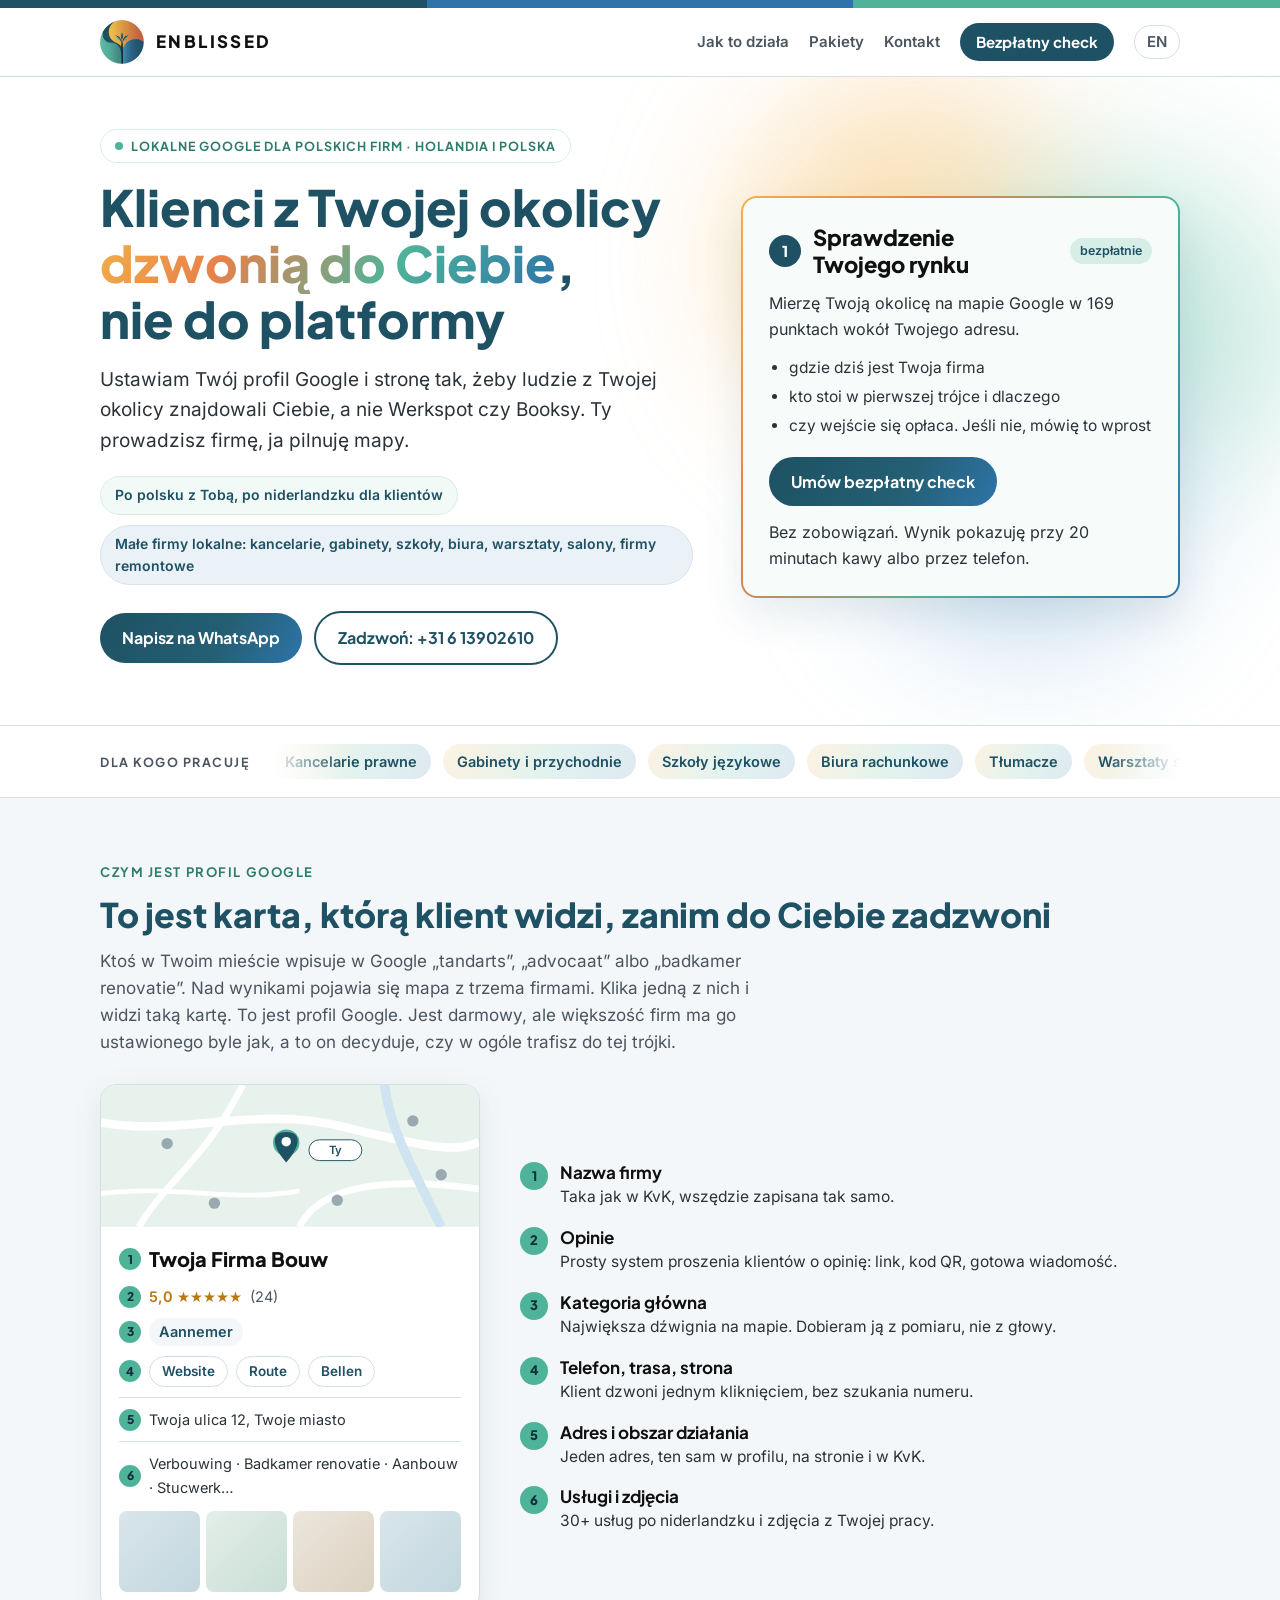
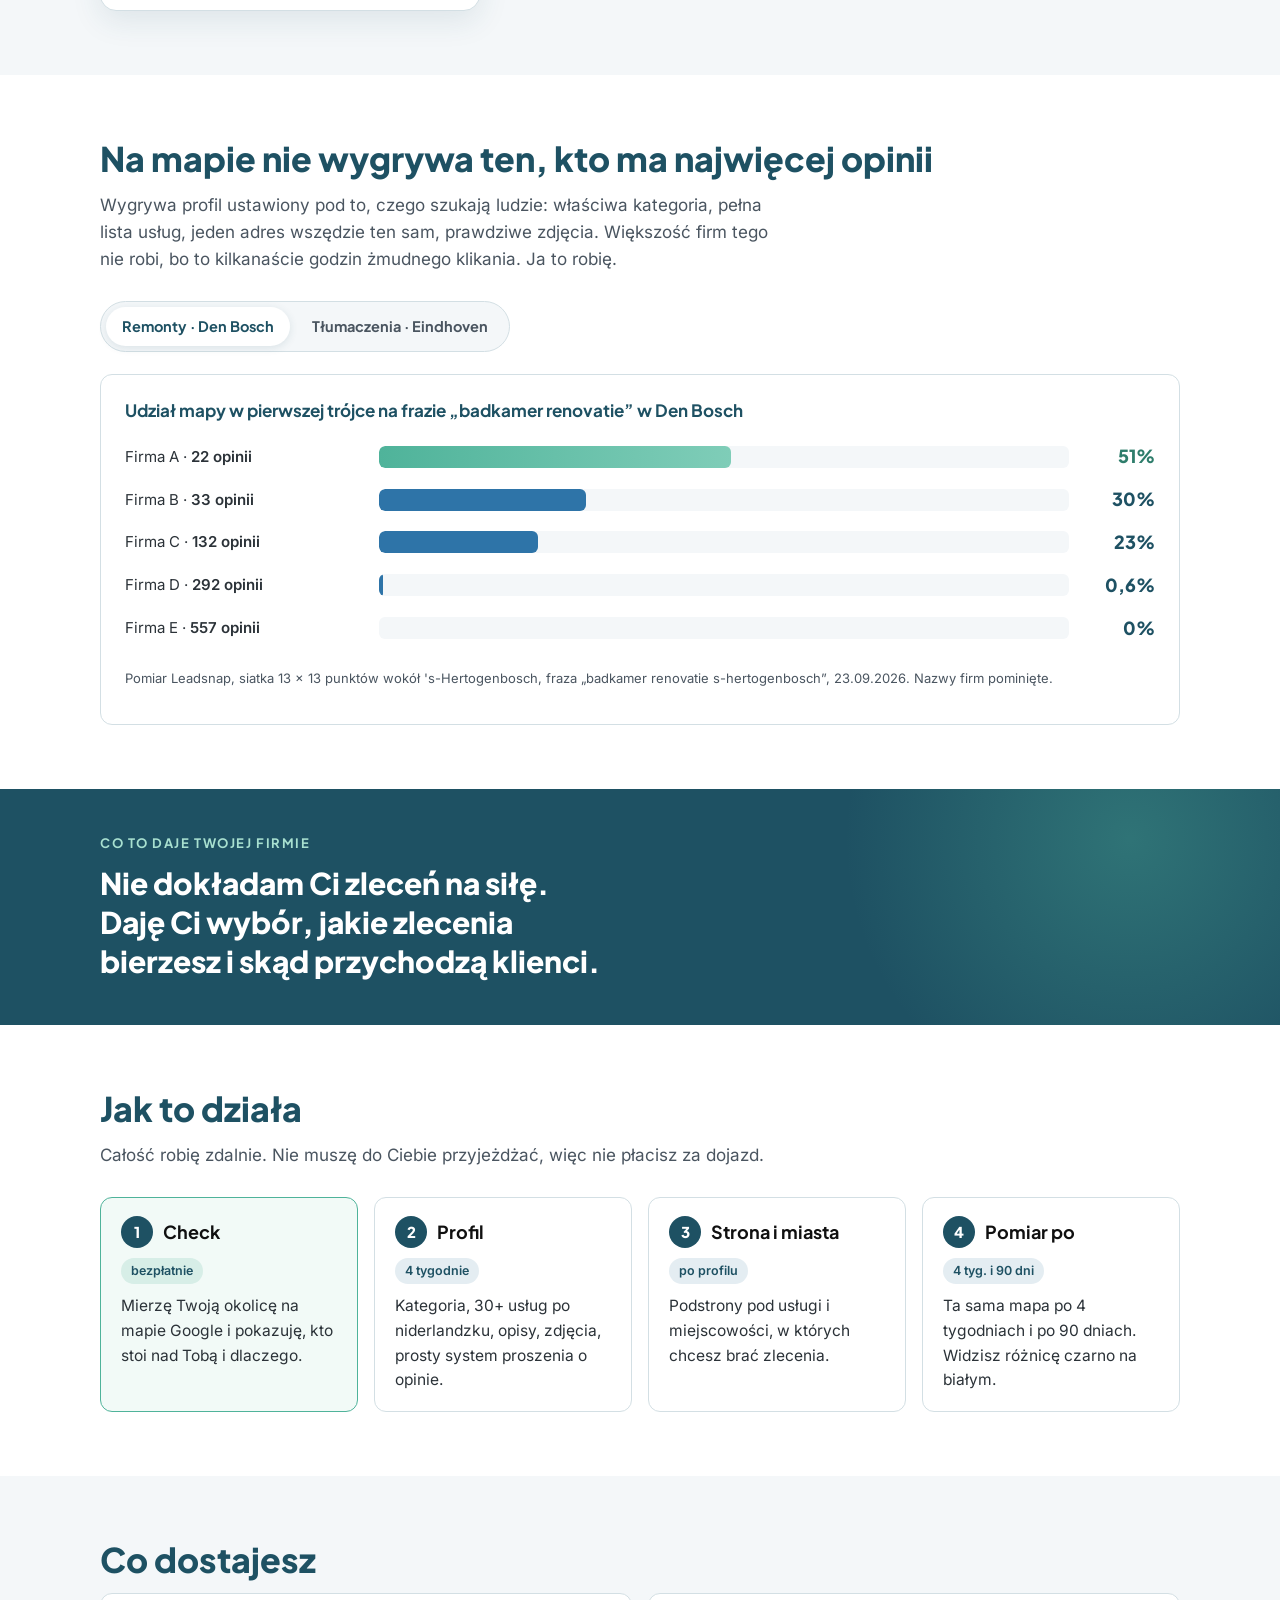
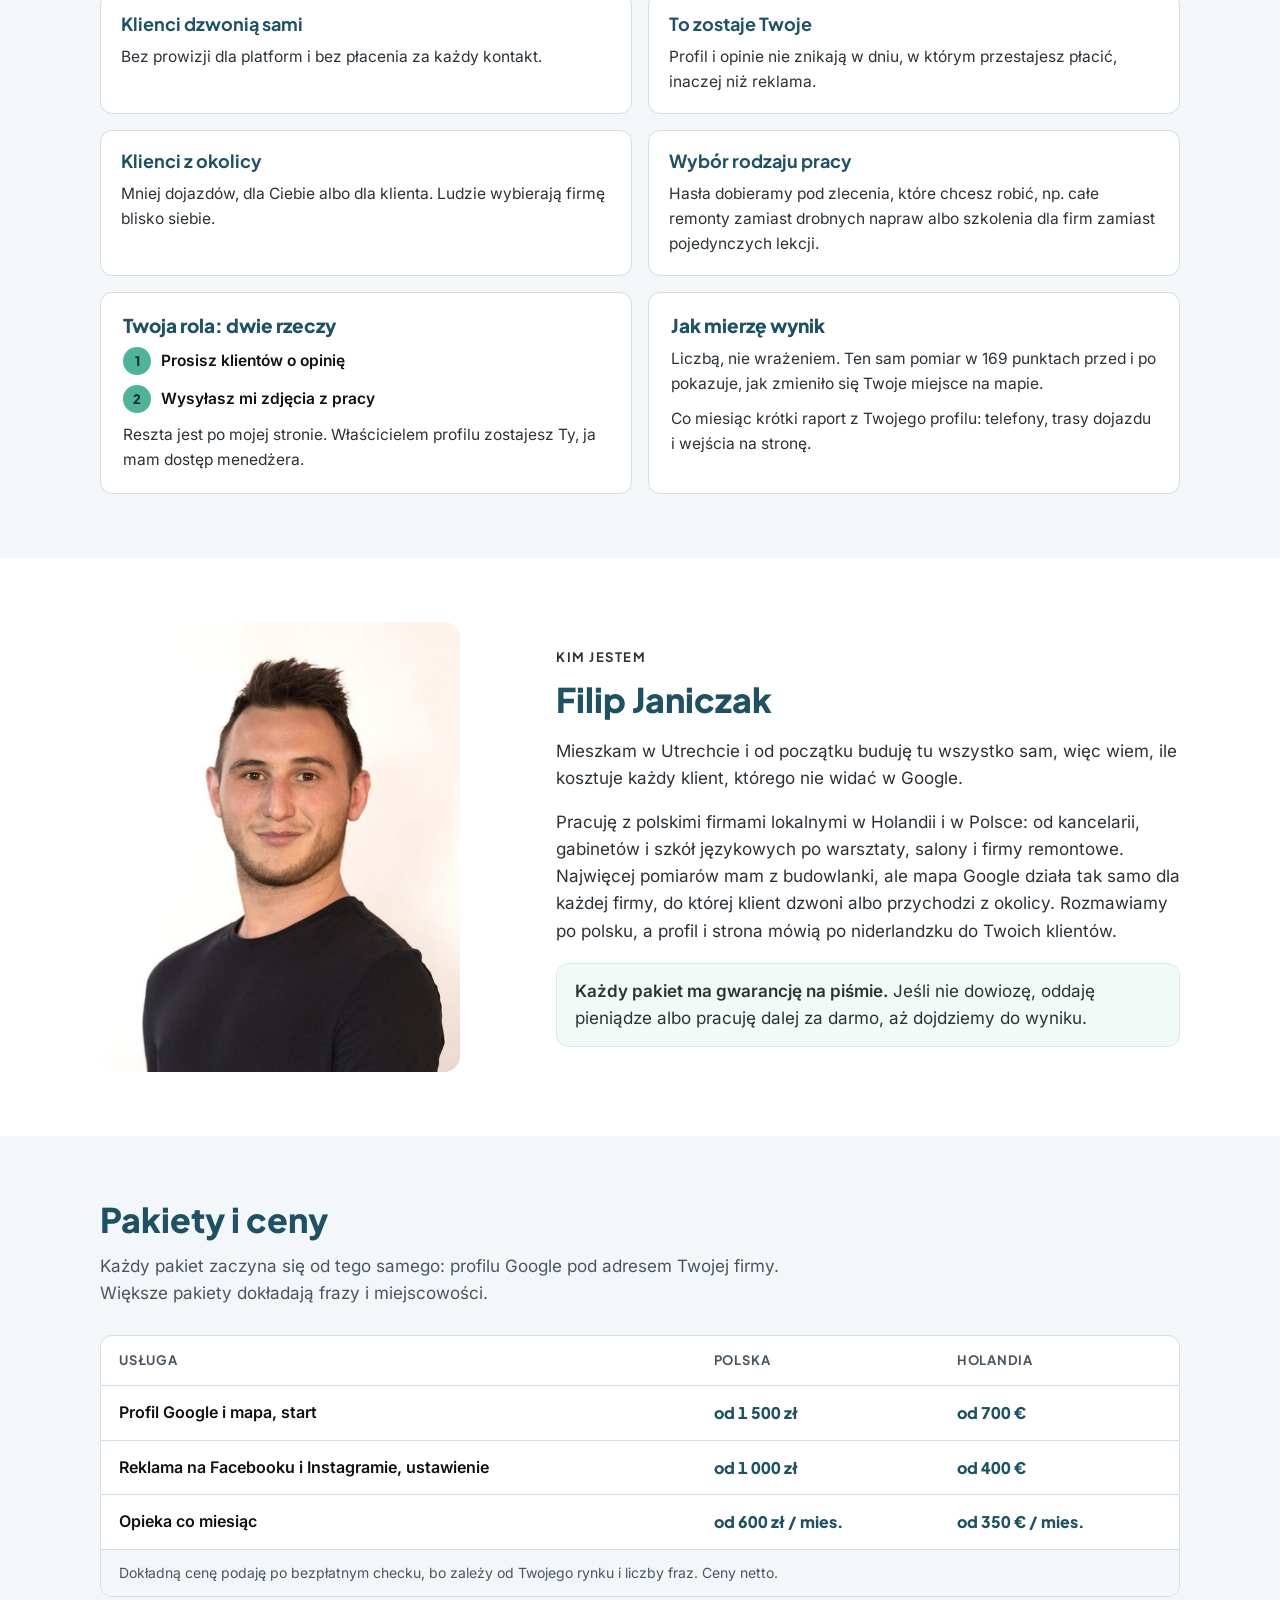
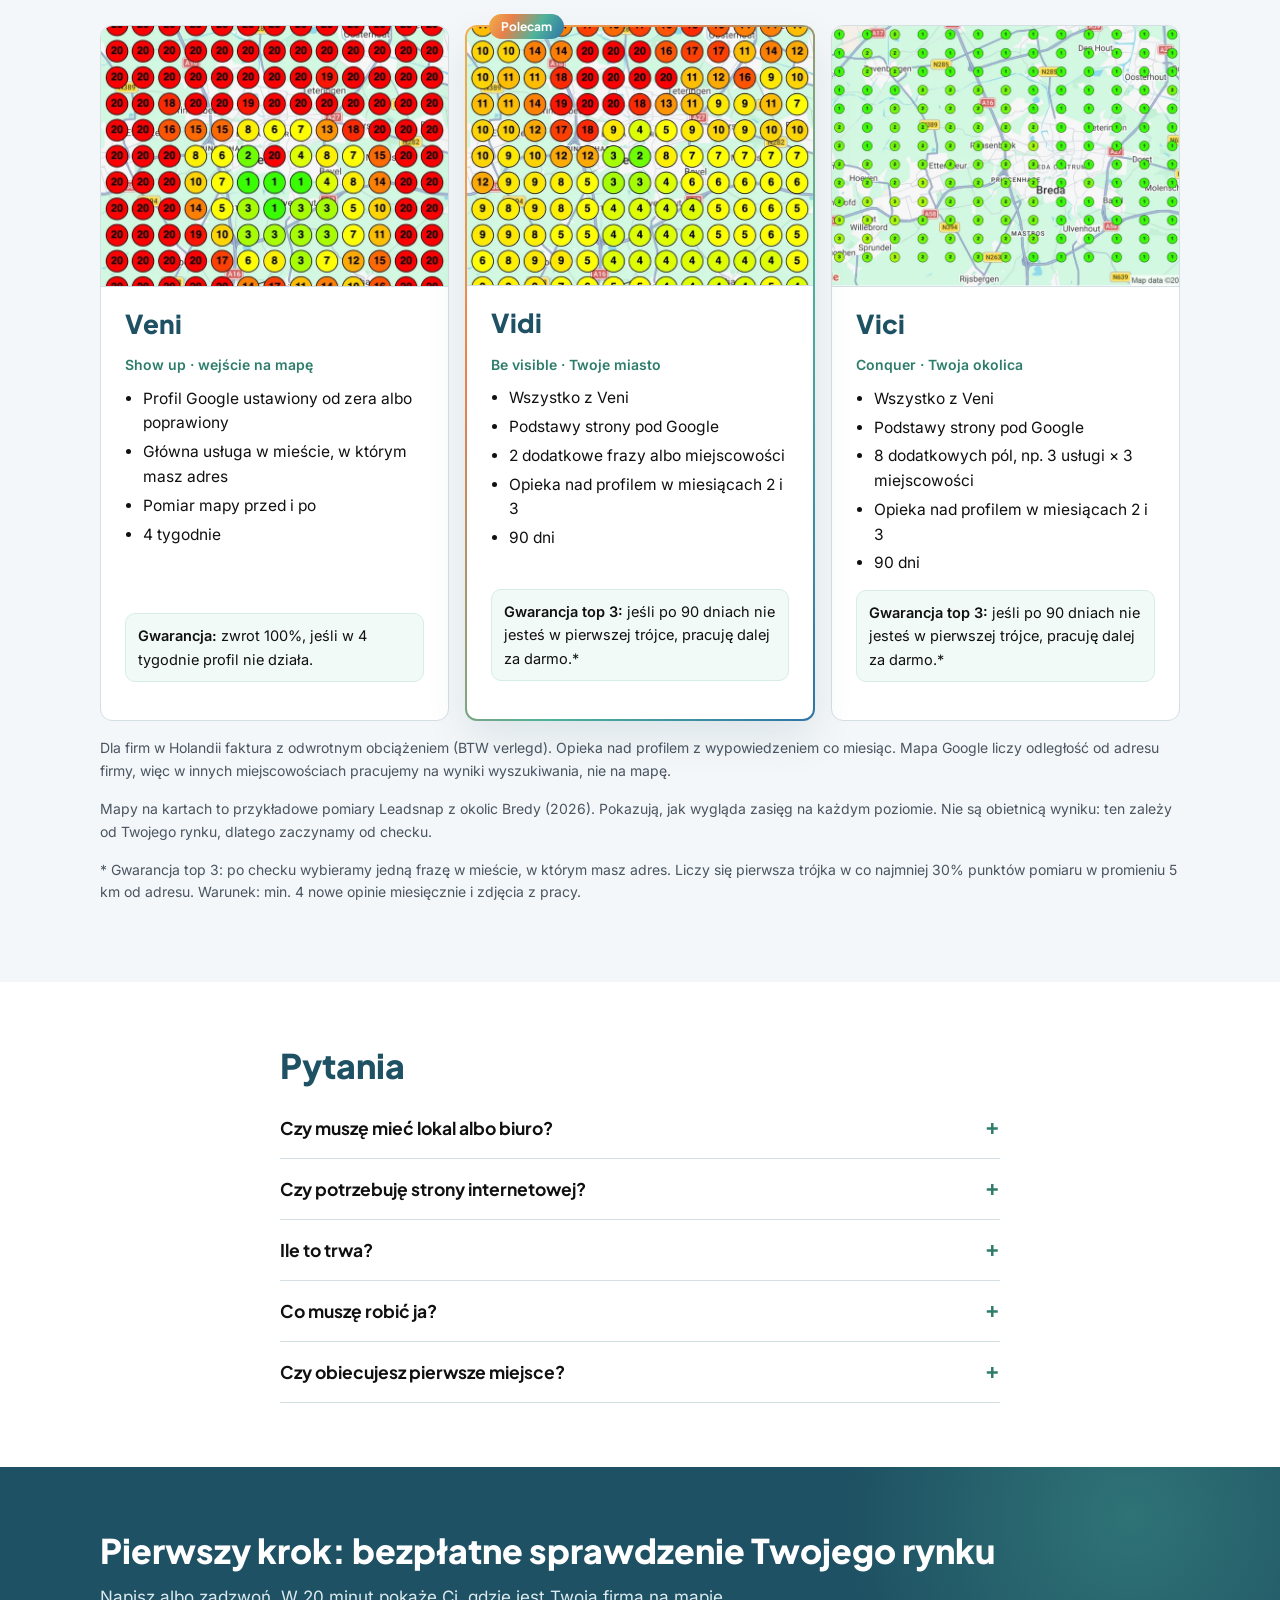
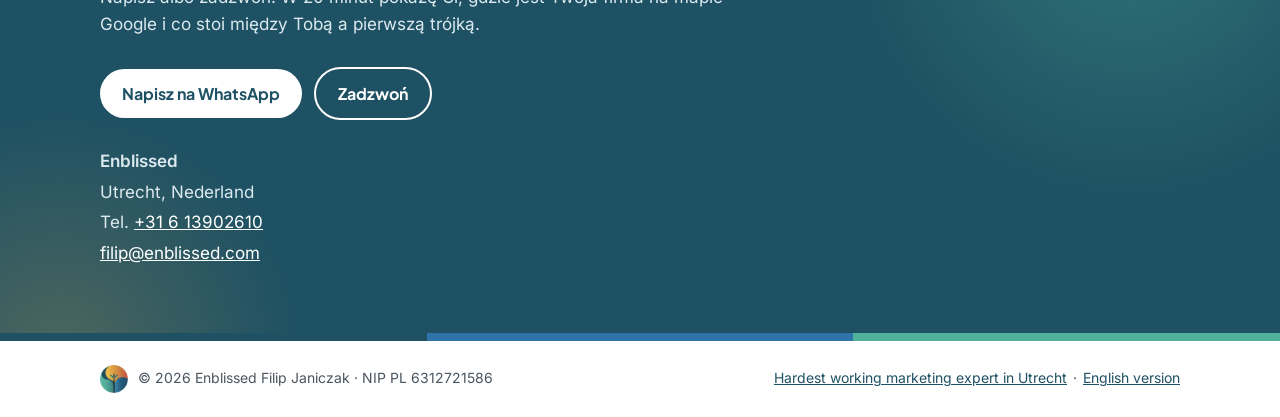
<file: index.html>
<!doctype html>
<html lang="pl">
<head>
<meta charset="utf-8">
<meta name="viewport" content="width=device-width, initial-scale=1">
<title>Lokalne SEO Utrecht | Enblissed | szukasz kogoś, kto ustawi Twoją firmę w Google Maps? Profil Google i strona dla polskich firm lokalnych w Holandii i w Polsce: kancelarie, gabinety, szkoły, warsztaty, salony, firmy remontowe</title>
<meta name="description" content="Klienci z Twojej okolicy dzwonią do Ciebie, nie do platformy. Ustawiam profil Google i stronę polskich firm lokalnych w Holandii i w Polsce, od kancelarii i gabinetów po warsztaty i firmy remontowe. Bezpłatny check Twojego rynku. Cała Holandia, zdalnie.">
<link rel="canonical" href="https://enblissed.com/">
<link rel="alternate" hreflang="pl" href="https://enblissed.com/">
<link rel="alternate" hreflang="en" href="https://enblissed.com/en/">
<link rel="alternate" hreflang="x-default" href="https://enblissed.com/">
<link rel="icon" href="/favicon.ico" sizes="any">
<link rel="icon" href="/img/favicon-96.png" type="image/png" sizes="96x96">
<link rel="icon" href="/img/favicon-192.png" type="image/png" sizes="192x192">
<link rel="apple-touch-icon" href="/img/apple-touch-icon.png">
<link rel="preload" href="/fonts/plus-jakarta-sans-latin-800-normal.woff2" as="font" type="font/woff2" crossorigin>
<link rel="preload" href="/fonts/inter-latin-400-normal.woff2" as="font" type="font/woff2" crossorigin>
<link rel="stylesheet" href="/styles.css">
<meta property="og:title" content="Enblissed · Klienci z okolicy dzwonią do Ciebie, nie do platformy">
<meta property="og:description" content="Profil Google i strona dla polskich firm lokalnych w Holandii i w Polsce. Bezpłatny check Twojego rynku.">
<meta property="og:url" content="https://enblissed.com/">
<meta property="og:type" content="website">
<meta property="og:image" content="https://enblissed.com/img/logo.webp">
<script type="application/ld+json">
{
  "@context": "https://schema.org",
  "@type": "ProfessionalService",
  "name": "Enblissed",
  "url": "https://enblissed.com/",
  "logo": "https://enblissed.com/img/logo.webp",
  "telephone": "+31613902610",
  "email": "filip@enblissed.com",
  "address": {"@type": "PostalAddress", "addressLocality": "Utrecht", "addressCountry": "NL"},
  "areaServed": {"@type": "Country", "name": "Nederland"},
  "priceRange": "od 600 zł / od 350 €",
  "founder": {"@type": "Person", "name": "Filip Janiczak"},
  "knowsLanguage": ["pl","en","nl"],
  "description": "Lokalne SEO i profil Google dla polskich firm lokalnych w Holandii i w Polsce: kancelarie, gabinety, szkoły, biura, warsztaty, salony, firmy remontowe."
}
</script>
<script type="application/ld+json">
{
  "@context": "https://schema.org",
  "@type": "FAQPage",
  "mainEntity": [
    {"@type":"Question","name":"Czy muszę mieć lokal albo biuro?","acceptedAnswer":{"@type":"Answer","text":"Nie. Profil Google działa też bez lokalu, z ukrytym adresem. Wystarczy jeden adres, pod którym działasz, podawany wszędzie tak samo."}},
    {"@type":"Question","name":"Czy potrzebuję strony internetowej?","acceptedAnswer":{"@type":"Answer","text":"Do pakietu Veni nie. Przy Vidi i Vici podstrony pod frazy i miejscowości trafiają na Twoją stronę albo na stronę od partnera."}},
    {"@type":"Question","name":"Ile to trwa?","acceptedAnswer":{"@type":"Answer","text":"Profil stoi po 4 tygodniach i wtedy widać pierwszy ruch na mapie. Miejsce w pierwszej trójce trzyma się zwykle po około 3 miesiącach pracy."}},
    {"@type":"Question","name":"Co muszę robić ja?","acceptedAnswer":{"@type":"Answer","text":"Dwie rzeczy: prosić klientów o opinię i wysyłać zdjęcia z pracy. Resztę robię ja."}},
    {"@type":"Question","name":"Czy obiecujesz pierwsze miejsce?","acceptedAnswer":{"@type":"Answer","text":"Nie. Przy Vidi i Vici gwarantuję top 3 na jednej frazie w mieście, w którym masz adres: w co najmniej 30% punktów pomiaru w promieniu 5 km po 90 dniach. Jeśli nie dojdziemy, pracuję dalej za darmo."}}
  ]
}
</script>
</head>
<body>

<div class="stripe" aria-hidden="true"><span></span><span></span><span></span></div>
<header class="top">
  <div class="wrap">
    <a class="brand" href="/"><img src="/img/sygnet.webp" alt="" width="44" height="44"><span>ENBLISSED</span></a>
    <nav aria-label="Menu">
      <a class="hide-m" href="#jak">Jak to działa</a>
      <a class="hide-m" href="#pakiety">Pakiety</a>
      <a class="hide-m" href="#kontakt">Kontakt</a>
      <a class="nav-cta" href="/book-free-consultation/">Bezpłatny check</a>
      <a class="lang" href="/en/" hreflang="en" lang="en">EN</a>
    </nav>
  </div>
</header>

<main>
<section class="hero">
  <div class="glow" aria-hidden="true"><span></span><span></span><span></span></div>
  <div class="wrap">
    <div>
      <p class="badge">Lokalne Google dla polskich firm · Holandia i Polska</p>
      <h1>Klienci z Twojej okolicy <span class="grad-text">dzwonią do Ciebie</span>, nie do platformy</h1>
      <p class="lede">Ustawiam Twój profil Google i stronę tak, żeby ludzie z Twojej okolicy znajdowali Ciebie, a nie Werkspot czy Booksy. Ty prowadzisz firmę, ja pilnuję mapy.</p>
      <ul class="chips">
        <li>Po polsku z Tobą, po niderlandzku dla klientów</li>
        <li>Małe firmy lokalne: kancelarie, gabinety, szkoły, biura, warsztaty, salony, firmy remontowe</li>
      </ul>
      <div class="cta">
        <a class="btn btn-main" href="https://wa.me/31613902610?text=Dzie%C5%84%20dobry%2C%20chc%C4%99%20sprawdzi%C4%87%2C%20jak%20moja%20firma%20wygl%C4%85da%20na%20mapie%20Google">Napisz na WhatsApp</a>
        <a class="btn btn-alt" href="tel:+31613902610">Zadzwoń: +31 6 13902610</a>
      </div>
    </div>

    <aside class="check reveal d2" aria-labelledby="check-tytul">
      <div class="row">
        <span class="num" aria-hidden="true">1</span>
        <h2 id="check-tytul">Sprawdzenie Twojego rynku</h2>
        <span class="pill free">bezpłatnie</span>
      </div>
      <p>Mierzę Twoją okolicę na mapie Google w 169 punktach wokół Twojego adresu.</p>
      <ul>
        <li>gdzie dziś jest Twoja firma</li>
        <li>kto stoi w pierwszej trójce i dlaczego</li>
        <li>czy wejście się opłaca. Jeśli nie, mówię to wprost</li>
      </ul>
      <a class="btn btn-main" href="/book-free-consultation/">Umów bezpłatny check</a>
      <p class="small">Bez zobowiązań. Wynik pokazuję przy 20 minutach kawy albo przez telefon.</p>
    </aside>
  </div>
</section>

<div class="trades">
  <div class="wrap">
    <span class="lbl">Dla kogo pracuję</span>
    <div class="marquee"><ul><li>Kancelarie prawne</li><li>Gabinety i przychodnie</li><li>Szkoły językowe</li><li>Biura rachunkowe</li><li>Tłumacze</li><li>Warsztaty samochodowe</li><li>Salony beauty</li><li>Firmy remontowe</li><li>Biura nieruchomości</li><li>Szkoły jazdy</li><li>Sklepy i restauracje</li><li aria-hidden="true">Kancelarie prawne</li><li aria-hidden="true">Gabinety i przychodnie</li><li aria-hidden="true">Szkoły językowe</li><li aria-hidden="true">Biura rachunkowe</li><li aria-hidden="true">Tłumacze</li><li aria-hidden="true">Warsztaty samochodowe</li><li aria-hidden="true">Salony beauty</li><li aria-hidden="true">Firmy remontowe</li><li aria-hidden="true">Biura nieruchomości</li><li aria-hidden="true">Szkoły jazdy</li><li aria-hidden="true">Sklepy i restauracje</li></ul></div>
  </div>
</div>

<section id="profil" class="alt">
  <div class="wrap">
    <p class="eyebrow">Czym jest profil Google</p>
    <h2>To jest karta, którą klient widzi, zanim do Ciebie zadzwoni</h2>
    <p class="sub">Ktoś w Twoim mieście wpisuje w Google „tandarts”, „advocaat” albo „badkamer renovatie”. Nad wynikami pojawia się mapa z trzema firmami. Klika jedną z nich i widzi taką kartę. To jest profil Google. Jest darmowy, ale większość firm ma go ustawionego byle jak, a to on decyduje, czy w ogóle trafisz do tej trójki.</p>
    <div class="pm">
      <div class="pm-card reveal" aria-hidden="true">
        <svg class="pm-map" viewBox="0 0 400 150" role="img" aria-label="Przykładowa mapa: Twoja firma wyróżniona wśród konkurencji">
            <rect width="400" height="150" fill="#E7F2EC"/>
            <path d="M0 40 C90 55 160 20 260 45 S380 70 400 60" stroke="#fff" stroke-width="9" fill="none"/>
            <path d="M40 150 C70 100 110 80 150 0" stroke="#fff" stroke-width="7" fill="none"/>
            <path d="M210 150 C230 110 290 95 400 110" stroke="#fff" stroke-width="7" fill="none"/>
            <path d="M0 115 C80 105 140 125 210 112" stroke="#fff" stroke-width="5" fill="none"/>
            <path d="M300 0 C305 40 320 70 360 150" stroke="#CFE3F0" stroke-width="10" fill="none"/>
            <g fill="#9AA9B1"><circle cx="70" cy="62" r="6"/><circle cx="330" cy="38" r="6"/><circle cx="250" cy="122" r="6"/><circle cx="120" cy="125" r="6"/><circle cx="360" cy="95" r="6"/></g>
            <circle class="pm-pulse" cx="196" cy="61" r="14" fill="#4FB39A"/>
            <g transform="translate(196 52)"><path d="M0 26 C-14 10 -14 -2 0 -2 C14 -2 14 10 0 26Z" transform="translate(0 0) scale(1.15)" fill="#1E5163"/><circle cx="0" cy="8" r="5" fill="#fff"/></g>
            <rect x="220" y="58" width="56" height="22" rx="11" fill="#fff" stroke="#1E5163"/>
            <text x="248" y="73" text-anchor="middle" font-family="Inter, sans-serif" font-size="12" font-weight="600" fill="#1E5163">Ty</text>
          </svg>
        <div class="pm-body">
          <div class="pm-name"><span class="tag-n">1</span>Twoja Firma Bouw</div>
          <div class="pm-row"><span class="tag-n">2</span><span class="pm-stars">5,0 ★★★★★</span><span class="pm-mute">(24)</span></div>
          <div class="pm-row"><span class="tag-n">3</span><span class="pm-cat">Aannemer</span></div>
          <div class="pm-btns"><span class="tag-n">4</span><span>Website</span><span>Route</span><span>Bellen</span></div>
          <div class="pm-row pm-line"><span class="tag-n">5</span><span>Twoja ulica 12, Twoje miasto</span></div>
          <div class="pm-row pm-line"><span class="tag-n">6</span><span>Verbouwing · Badkamer renovatie · Aanbouw · Stucwerk…</span></div>
          <div class="pm-photos"><span></span><span></span><span></span><span></span></div>
        </div>
      </div>
      <ol class="pm-legend reveal d2">
        <li><span class="tag-n">1</span><div><h3>Nazwa firmy</h3><p>Taka jak w KvK, wszędzie zapisana tak samo.</p></div></li>
        <li><span class="tag-n">2</span><div><h3>Opinie</h3><p>Prosty system proszenia klientów o opinię: link, kod QR, gotowa wiadomość.</p></div></li>
        <li><span class="tag-n">3</span><div><h3>Kategoria główna</h3><p>Największa dźwignia na mapie. Dobieram ją z pomiaru, nie z głowy.</p></div></li>
        <li><span class="tag-n">4</span><div><h3>Telefon, trasa, strona</h3><p>Klient dzwoni jednym kliknięciem, bez szukania numeru.</p></div></li>
        <li><span class="tag-n">5</span><div><h3>Adres i obszar działania</h3><p>Jeden adres, ten sam w profilu, na stronie i w KvK.</p></div></li>
        <li><span class="tag-n">6</span><div><h3>Usługi i zdjęcia</h3><p>30+ usług po niderlandzku i zdjęcia z Twojej pracy.</p></div></li>
      </ol>
    </div>
  </div>
</section>

<section>
  <div class="wrap">
    <h2>Na mapie nie wygrywa ten, kto ma najwięcej opinii</h2>
    <p class="sub">Wygrywa profil ustawiony pod to, czego szukają ludzie: właściwa kategoria, pełna lista usług, jeden adres wszędzie ten sam, prawdziwe zdjęcia. Większość firm tego nie robi, bo to kilkanaście godzin żmudnego klikania. Ja to robię.</p>
    <div class="chart" data-tabs>
      <div class="tabs" role="tablist" aria-label="Przykłady z pomiarów">
        <button type="button" role="tab" id="t-rem" aria-controls="p-rem" aria-selected="true">Remonty · Den Bosch</button>
        <button type="button" role="tab" id="t-tlu" aria-controls="p-tlu" aria-selected="false">Tłumaczenia · Eindhoven</button>
      </div>
      <figure class="bars" id="p-rem" role="tabpanel" aria-labelledby="t-rem">
        <figcaption>Udział mapy w pierwszej trójce na frazie „badkamer renovatie” w Den Bosch</figcaption>
        <div class="bar win"><span class="who">Firma A · <strong>22 opinii</strong></span><span class="track"><span class="fill" style="width:51%"></span></span><span class="val">51%</span></div>
        <div class="bar"><span class="who">Firma B · <strong>33 opinii</strong></span><span class="track"><span class="fill" style="width:30%"></span></span><span class="val">30%</span></div>
        <div class="bar"><span class="who">Firma C · <strong>132 opinii</strong></span><span class="track"><span class="fill" style="width:23%"></span></span><span class="val">23%</span></div>
        <div class="bar"><span class="who">Firma D · <strong>292 opinii</strong></span><span class="track"><span class="fill" style="width:0.6%"></span></span><span class="val">0,6%</span></div>
        <div class="bar"><span class="who">Firma E · <strong>557 opinii</strong></span><span class="track"><span class="fill" style="width:0%"></span></span><span class="val">0%</span></div>
        <p class="source">Pomiar Leadsnap, siatka 13 × 13 punktów wokół 's-Hertogenbosch, fraza „badkamer renovatie s-hertogenbosch”, 23.09.2026. Nazwy firm pominięte.</p>
      </figure>
      <figure class="bars" id="p-tlu" role="tabpanel" aria-labelledby="t-tlu" hidden>
        <figcaption>Udział mapy w pierwszej trójce na frazie „vertaler Pools” w Eindhoven</figcaption>
        <div class="bar win"><span class="who">Firma A · <strong>7 opinii</strong></span><span class="track"><span class="fill" style="width:96%"></span></span><span class="val">96%</span></div>
        <div class="bar"><span class="who">Firma B · <strong>72 opinie</strong></span><span class="track"><span class="fill" style="width:74%"></span></span><span class="val">74%</span></div>
        <div class="bar"><span class="who">Firma C · <strong>15 opinii</strong></span><span class="track"><span class="fill" style="width:30%"></span></span><span class="val">30%</span></div>
        <div class="bar"><span class="who">Firma D · <strong>62 opinie</strong></span><span class="track"><span class="fill" style="width:27%"></span></span><span class="val">27%</span></div>
        <div class="bar"><span class="who">Firma E · <strong>77 opinii</strong></span><span class="track"><span class="fill" style="width:18%"></span></span><span class="val">18%</span></div>
        <p class="source">Pomiar Leadsnap, siatka 13 × 13 punktów w Eindhoven, fraza „vertaler Pools Eindhoven”, 21.11.2026. Nazwy firm pominięte.</p>
      </figure>
    </div>
  </div>
</section>

<div class="band">
  <div class="wrap">
    <p class="kick">Co to daje Twojej firmie</p>
    <p class="big">Nie dokładam Ci zleceń na siłę. Daję Ci wybór, jakie zlecenia bierzesz i skąd przychodzą klienci.</p>
  </div>
</div>

<section id="jak">
  <div class="wrap">
    <h2>Jak to działa</h2>
    <p class="sub">Całość robię zdalnie. Nie muszę do Ciebie przyjeżdżać, więc nie płacisz za dojazd.</p>
    <div class="cards four reveal">
      <div class="card on">
        <div class="row"><span class="num" aria-hidden="true">1</span><h3>Check</h3><span class="pill free">bezpłatnie</span></div>
        <p>Mierzę Twoją okolicę na mapie Google i pokazuję, kto stoi nad Tobą i dlaczego.</p>
      </div>
      <div class="card">
        <div class="row"><span class="num" aria-hidden="true">2</span><h3>Profil</h3><span class="pill">4 tygodnie</span></div>
        <p>Kategoria, 30+ usług po niderlandzku, opisy, zdjęcia, prosty system proszenia o opinie.</p>
      </div>
      <div class="card">
        <div class="row"><span class="num" aria-hidden="true">3</span><h3>Strona i miasta</h3><span class="pill">po profilu</span></div>
        <p>Podstrony pod usługi i miejscowości, w których chcesz brać zlecenia.</p>
      </div>
      <div class="card">
        <div class="row"><span class="num" aria-hidden="true">4</span><h3>Pomiar po</h3><span class="pill">4 tyg. i 90 dni</span></div>
        <p>Ta sama mapa po 4 tygodniach i po 90 dniach. Widzisz różnicę czarno na białym.</p>
      </div>
    </div>
  </div>
</section>

<section class="alt">
  <div class="wrap">
    <h2>Co dostajesz</h2>
    <div class="cards">
      <div class="card"><h3 class="b">Klienci dzwonią sami</h3><p>Bez prowizji dla platform i bez płacenia za każdy kontakt.</p></div>
      <div class="card"><h3 class="b">To zostaje Twoje</h3><p>Profil i opinie nie znikają w dniu, w którym przestajesz płacić, inaczej niż reklama.</p></div>
      <div class="card"><h3 class="b">Klienci z okolicy</h3><p>Mniej dojazdów, dla Ciebie albo dla klienta. Ludzie wybierają firmę blisko siebie.</p></div>
      <div class="card"><h3 class="b">Wybór rodzaju pracy</h3><p>Hasła dobieramy pod zlecenia, które chcesz robić, np. całe remonty zamiast drobnych napraw albo szkolenia dla firm zamiast pojedynczych lekcji.</p></div>
    </div>
    <div class="duo reveal">
      <div class="box">
        <h3>Twoja rola: dwie rzeczy</h3>
        <div class="task"><span class="num" aria-hidden="true">1</span>Prosisz klientów o opinię</div>
        <div class="task"><span class="num" aria-hidden="true">2</span>Wysyłasz mi zdjęcia z pracy</div>
        <p>Reszta jest po mojej stronie. Właścicielem profilu zostajesz Ty, ja mam dostęp menedżera.</p>
      </div>
      <div class="box">
        <h3>Jak mierzę wynik</h3>
        <p>Liczbą, nie wrażeniem. Ten sam pomiar w 169 punktach przed i po pokazuje, jak zmieniło się Twoje miejsce na mapie.</p>
        <p>Co miesiąc krótki raport z Twojego profilu: telefony, trasy dojazdu i wejścia na stronę.</p>
      </div>
    </div>
  </div>
</section>

<section>
  <div class="wrap about reveal">
    <img class="portrait" src="/filip.jpg" alt="Filip Janiczak, Enblissed" width="560" height="700" loading="lazy">
    <div>
      <p class="eyebrow">Kim jestem</p>
      <h2>Filip Janiczak</h2>
      <p>Mieszkam w Utrechcie i od początku buduję tu wszystko sam, więc wiem, ile kosztuje każdy klient, którego nie widać w Google.</p>
      <p>Pracuję z polskimi firmami lokalnymi w Holandii i w Polsce: od kancelarii, gabinetów i szkół językowych po warsztaty, salony i firmy remontowe. Najwięcej pomiarów mam z budowlanki, ale mapa Google działa tak samo dla każdej firmy, do której klient dzwoni albo przychodzi z okolicy. Rozmawiamy po polsku, a profil i strona mówią po niderlandzku do Twoich klientów.</p>
      <p class="honest"><strong>Każdy pakiet ma gwarancję na piśmie.</strong> Jeśli nie dowiozę, oddaję pieniądze albo pracuję dalej za darmo, aż dojdziemy do wyniku.</p>
    </div>
  </div>
</section>

<section id="pakiety" class="alt">
  <div class="wrap">
    <h2>Pakiety i ceny</h2>
    <p class="sub">Każdy pakiet zaczyna się od tego samego: profilu Google pod adresem Twojej firmy. Większe pakiety dokładają frazy i miejscowości.</p>
    <div class="pricetable reveal" role="region" aria-label="Ceny od">
      <table>
        <thead><tr><th scope="col">Usługa</th><th scope="col">Polska</th><th scope="col">Holandia</th></tr></thead>
        <tbody>
          <tr><th scope="row">Profil Google i mapa, start</th><td>od 1 500 zł</td><td>od 700 €</td></tr>
          <tr><th scope="row">Reklama na Facebooku i Instagramie, ustawienie</th><td>od 1 000 zł</td><td>od 400 €</td></tr>
          <tr><th scope="row">Opieka co miesiąc</th><td>od 600 zł / mies.</td><td>od 350 € / mies.</td></tr>
        </tbody>
      </table>
      <p class="pt-foot">Dokładną cenę podaję po bezpłatnym checku, bo zależy od Twojego rynku i liczby fraz. Ceny netto.</p>
    </div>
    <div class="plans reveal">
      <article class="plan">
        <img class="plan-map" src="/img/mapa-veni.webp" alt="Przykładowa heatmapa: zielone punkty tylko w centrum, wokół adresu firmy" width="720" height="540" loading="lazy">
        <p class="name">Veni</p>
        <p class="tag">Show up · wejście na mapę</p>
        <ul>
          <li>Profil Google ustawiony od zera albo poprawiony</li>
          <li>Główna usługa w mieście, w którym masz adres</li>
          <li>Pomiar mapy przed i po</li>
          <li>4 tygodnie</li>
        </ul>
        <p class="g"><strong>Gwarancja:</strong> zwrot 100%, jeśli w 4 tygodnie profil nie działa.</p>
      </article>
      <article class="plan feat" data-badge="Polecam">
        <img class="plan-map" src="/img/mapa-vidi.webp" alt="Przykładowa heatmapa: dobre pozycje w większej części miasta" width="720" height="540" loading="lazy">
        <p class="name">Vidi</p>
        <p class="tag">Be visible · Twoje miasto</p>
        <ul>
          <li>Wszystko z Veni</li>
          <li>Podstawy strony pod Google</li>
          <li>2 dodatkowe frazy albo miejscowości</li>
          <li>Opieka nad profilem w miesiącach 2 i 3</li>
          <li>90 dni</li>
        </ul>
        <p class="g"><strong>Gwarancja top 3:</strong> jeśli po 90 dniach nie jesteś w pierwszej trójce, pracuję dalej za darmo.*</p>
      </article>
      <article class="plan">
        <img class="plan-map" src="/img/mapa-vici.webp" alt="Przykładowa heatmapa: pierwsza trójka w całej okolicy" width="720" height="540" loading="lazy">
        <p class="name">Vici</p>
        <p class="tag">Conquer · Twoja okolica</p>
        <ul>
          <li>Wszystko z Veni</li>
          <li>Podstawy strony pod Google</li>
          <li>8 dodatkowych pól, np. 3 usługi × 3 miejscowości</li>
          <li>Opieka nad profilem w miesiącach 2 i 3</li>
          <li>90 dni</li>
        </ul>
        <p class="g"><strong>Gwarancja top 3:</strong> jeśli po 90 dniach nie jesteś w pierwszej trójce, pracuję dalej za darmo.*</p>
      </article>
    </div>
    <p class="note">Dla firm w Holandii faktura z odwrotnym obciążeniem (BTW verlegd). Opieka nad profilem z wypowiedzeniem co miesiąc. Mapa Google liczy odległość od adresu firmy, więc w innych miejscowościach pracujemy na wyniki wyszukiwania, nie na mapę.</p>
    <p class="note">Mapy na kartach to przykładowe pomiary Leadsnap z okolic Bredy (2026). Pokazują, jak wygląda zasięg na każdym poziomie. Nie są obietnicą wyniku: ten zależy od Twojego rynku, dlatego zaczynamy od checku.</p>
    <p class="note">* Gwarancja top 3: po checku wybieramy jedną frazę w mieście, w którym masz adres. Liczy się pierwsza trójka w co najmniej 30% punktów pomiaru w promieniu 5 km od adresu. Warunek: min. 4 nowe opinie miesięcznie i zdjęcia z pracy.</p>
  </div>
</section>

<section>
  <div class="wrap narrow">
    <h2>Pytania</h2>
    <details><summary>Czy muszę mieć lokal albo biuro?</summary><p>Nie. Profil Google działa też bez lokalu, z ukrytym adresem. Wystarczy jeden adres, pod którym działasz, podawany wszędzie tak samo.</p></details>
    <details><summary>Czy potrzebuję strony internetowej?</summary><p>Do pakietu Veni nie. Przy Vidi i Vici podstrony pod frazy i miejscowości trafiają na Twoją stronę albo na stronę od partnera.</p></details>
    <details><summary>Ile to trwa?</summary><p>Profil stoi po 4 tygodniach i wtedy widać pierwszy ruch na mapie. Miejsce w pierwszej trójce trzyma się zwykle po około 3 miesiącach pracy.</p></details>
    <details><summary>Co muszę robić ja?</summary><p>Dwie rzeczy: prosić klientów o opinię i wysyłać zdjęcia z pracy. Resztę robię ja.</p></details>
    <details><summary>Czy obiecujesz pierwsze miejsce?</summary><p>Nie. Przy Vidi i Vici gwarantuję top 3 na jednej frazie w mieście, w którym masz adres: w co najmniej 30% punktów pomiaru w promieniu 5 km po 90 dniach. Jeśli nie dojdziemy, pracuję dalej za darmo.</p></details>
  </div>
</section>

<section id="kontakt" class="contact">
  <div class="wrap">
    <h2>Pierwszy krok: bezpłatne sprawdzenie Twojego rynku</h2>
    <p class="sub">Napisz albo zadzwoń. W 20 minut pokażę Ci, gdzie jest Twoja firma na mapie Google i co stoi między Tobą a pierwszą trójką.</p>
    <div class="cta">
      <a class="btn btn-main" href="https://wa.me/31613902610?text=Dzie%C5%84%20dobry%2C%20chc%C4%99%20sprawdzi%C4%87%2C%20jak%20moja%20firma%20wygl%C4%85da%20na%20mapie%20Google">Napisz na WhatsApp</a>
      <a class="btn btn-alt" href="tel:+31613902610">Zadzwoń</a>
    </div>
    <address class="nap">
      <strong>Enblissed</strong><br>
      Utrecht, Nederland<br>
      Tel. <a href="tel:+31613902610">+31 6 13902610</a><br>
      <a href="mailto:filip@enblissed.com">filip@enblissed.com</a>
    </address>
    <!-- MAPA PROFILU GOOGLE: w profilu Google kliknij Udostępnij → Umieść mapę, skopiuj kod <iframe> i wklej tutaj,
         dodając class="map" loading="lazy". Do tego czasu mapa jest wyłączona, żeby nie pokazać złego miejsca. -->
  </div>
</section>
</main>

<a class="fab" href="https://wa.me/31613902610?text=Dzie%C5%84%20dobry%2C%20chc%C4%99%20sprawdzi%C4%87%2C%20jak%20moja%20firma%20wygl%C4%85da%20na%20mapie%20Google">Napisz na WhatsApp</a>

<div class="stripe" aria-hidden="true"><span></span><span></span><span></span></div>
<footer>
  <div class="wrap">
    <span class="flogo"><img src="/img/sygnet.webp" alt="" width="28" height="28">© 2026 Enblissed Filip Janiczak · NIP PL 6312721586</span>
    <span class="flinks"><a href="/hardest-working-marketing-expert-utrecht/" hreflang="en" lang="en">Hardest working marketing expert in Utrecht</a> · <a href="/en/" hreflang="en" lang="en">English version</a></span>
  </div>
</footer>
<script src="/main.js" defer></script>
</body>
</html>
</file>
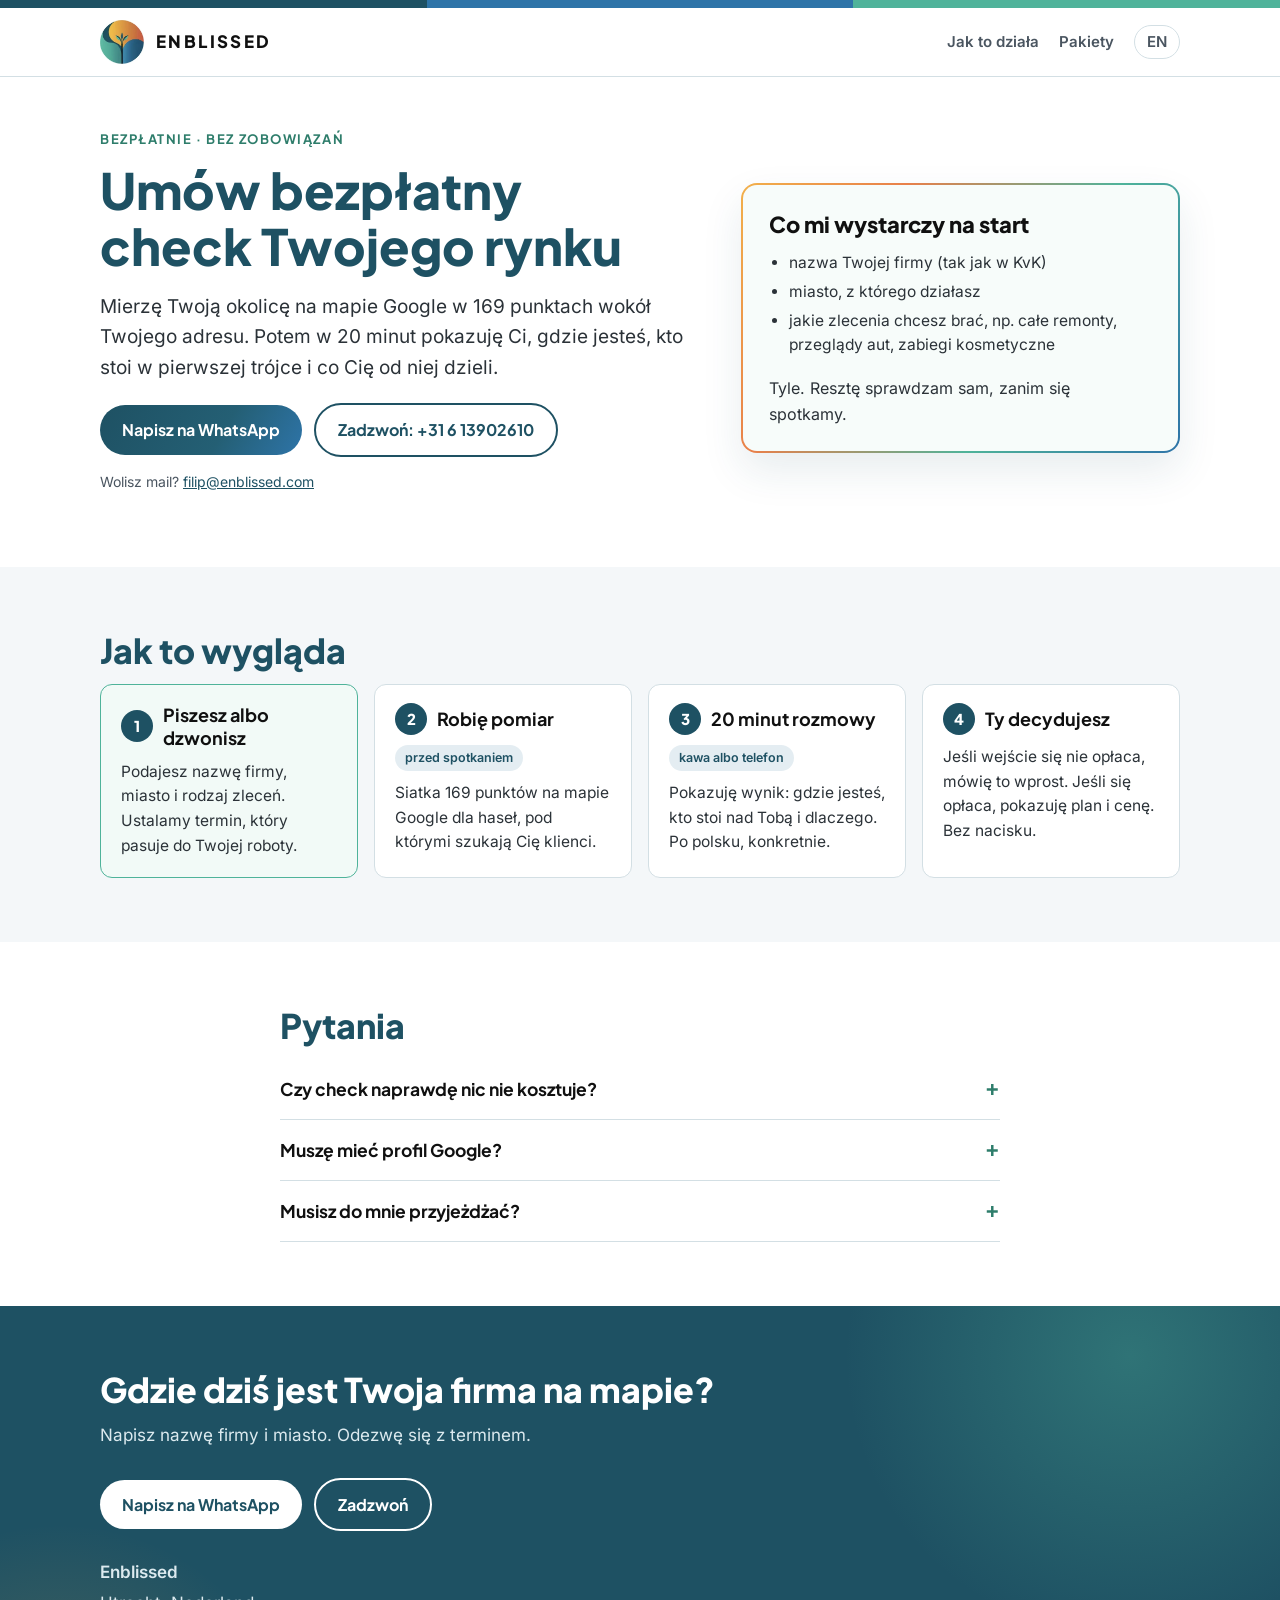
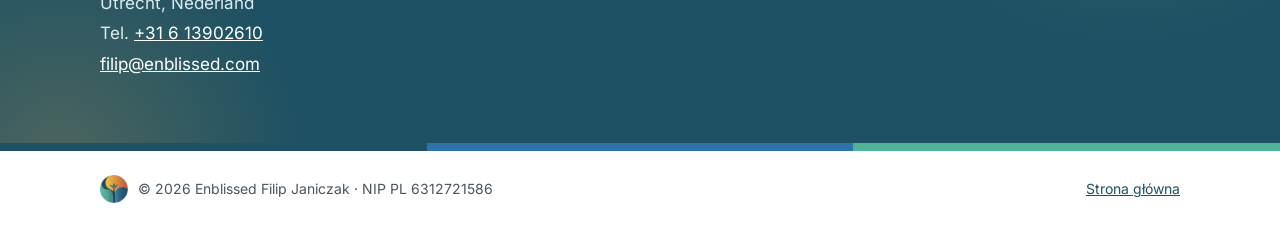
<file: book-free-consultation/index.html>
<!doctype html>
<html lang="pl">
<head>
<meta charset="utf-8">
<meta name="viewport" content="width=device-width, initial-scale=1">
<title>Bezpłatny check Twojego rynku | Enblissed | sprawdź, gdzie Twoja firma jest na mapie Google w Holandii</title>
<meta name="description" content="Umów bezpłatny check: mierzę Twoją okolicę na mapie Google w 169 punktach i pokazuję, kto stoi w pierwszej trójce i dlaczego. Dla polskich firm usługowych w Holandii: fachowców, warsztatów, salonów.">
<link rel="canonical" href="https://enblissed.com/book-free-consultation/">
<link rel="alternate" hreflang="pl" href="https://enblissed.com/book-free-consultation/">
<link rel="alternate" hreflang="en" href="https://enblissed.com/en/book-free-consultation/">
<link rel="alternate" hreflang="x-default" href="https://enblissed.com/book-free-consultation/">
<link rel="icon" href="/favicon.ico" sizes="any">
<link rel="icon" href="/img/favicon-96.png" type="image/png" sizes="96x96">
<link rel="icon" href="/img/favicon-192.png" type="image/png" sizes="192x192">
<link rel="apple-touch-icon" href="/img/apple-touch-icon.png">
<link rel="preload" href="/fonts/plus-jakarta-sans-latin-800-normal.woff2" as="font" type="font/woff2" crossorigin>
<link rel="preload" href="/fonts/inter-latin-400-normal.woff2" as="font" type="font/woff2" crossorigin>
<link rel="stylesheet" href="/styles.css">
<meta property="og:title" content="Enblissed · Bezpłatny check Twojego rynku">
<meta property="og:description" content="Gdzie jest Twoja firma na mapie Google i kto stoi w pierwszej trójce. 20 minut, bez zobowiązań.">
<meta property="og:url" content="https://enblissed.com/book-free-consultation/">
<meta property="og:type" content="website">
<meta property="og:image" content="https://enblissed.com/img/logo.webp">
</head>
<body>

<div class="stripe" aria-hidden="true"><span></span><span></span><span></span></div>
<header class="top">
  <div class="wrap">
    <a class="brand" href="/"><img src="/img/sygnet.webp" alt="" width="44" height="44"><span>ENBLISSED</span></a>
    <nav aria-label="Menu">
      <a class="hide-m" href="/#jak">Jak to działa</a>
      <a class="hide-m" href="/#pakiety">Pakiety</a>
      <a class="lang" href="/en/book-free-consultation/" hreflang="en" lang="en">EN</a>
    </nav>
  </div>
</header>

<main>
<section class="hero">
  <div class="wrap">
    <div>
      <p class="eyebrow">Bezpłatnie · bez zobowiązań</p>
      <h1>Umów bezpłatny check Twojego rynku</h1>
      <p class="lede">Mierzę Twoją okolicę na mapie Google w 169 punktach wokół Twojego adresu. Potem w 20 minut pokazuję Ci, gdzie jesteś, kto stoi w pierwszej trójce i co Cię od niej dzieli.</p>
      <div class="cta">
        <a class="btn btn-main" href="https://wa.me/31613902610?text=Dzie%C5%84%20dobry%2C%20poprosz%C4%99%20o%20bezp%C5%82atny%20check%20mojego%20rynku.%20Firma%3A%20%20Miasto%3A%20">Napisz na WhatsApp</a>
        <a class="btn btn-alt" href="tel:+31613902610">Zadzwoń: +31 6 13902610</a>
      </div>
      <p class="small" style="margin-top:14px">Wolisz mail? <a href="mailto:filip@enblissed.com?subject=Bezp%C5%82atny%20check%20rynku">filip@enblissed.com</a></p>
    </div>

    <aside class="check" aria-labelledby="potrzebuje">
      <div class="row">
        <h2 id="potrzebuje">Co mi wystarczy na start</h2>
      </div>
      <ul>
        <li>nazwa Twojej firmy (tak jak w KvK)</li>
        <li>miasto, z którego działasz</li>
        <li>jakie zlecenia chcesz brać, np. całe remonty, przeglądy aut, zabiegi kosmetyczne</li>
      </ul>
      <p>Tyle. Resztę sprawdzam sam, zanim się spotkamy.</p>
    </aside>
  </div>
</section>

<section class="alt">
  <div class="wrap">
    <h2>Jak to wygląda</h2>
    <div class="cards four">
      <div class="card on">
        <div class="row"><span class="num" aria-hidden="true">1</span><h3>Piszesz albo dzwonisz</h3></div>
        <p>Podajesz nazwę firmy, miasto i rodzaj zleceń. Ustalamy termin, który pasuje do Twojej roboty.</p>
      </div>
      <div class="card">
        <div class="row"><span class="num" aria-hidden="true">2</span><h3>Robię pomiar</h3><span class="pill">przed spotkaniem</span></div>
        <p>Siatka 169 punktów na mapie Google dla haseł, pod którymi szukają Cię klienci.</p>
      </div>
      <div class="card">
        <div class="row"><span class="num" aria-hidden="true">3</span><h3>20 minut rozmowy</h3><span class="pill">kawa albo telefon</span></div>
        <p>Pokazuję wynik: gdzie jesteś, kto stoi nad Tobą i dlaczego. Po polsku, konkretnie.</p>
      </div>
      <div class="card">
        <div class="row"><span class="num" aria-hidden="true">4</span><h3>Ty decydujesz</h3></div>
        <p>Jeśli wejście się nie opłaca, mówię to wprost. Jeśli się opłaca, pokazuję plan i cenę. Bez nacisku.</p>
      </div>
    </div>
  </div>
</section>

<section>
  <div class="wrap narrow">
    <h2>Pytania</h2>
    <details><summary>Czy check naprawdę nic nie kosztuje?</summary><p>Tak. Nie płacisz za pomiar ani za rozmowę i nie podpisujesz niczego.</p></details>
    <details><summary>Muszę mieć profil Google?</summary><p>Nie. Jeśli go nie masz, mierzę Twoją konkurencję i pokazuję, jak wysoko stoi poprzeczka w Twoim mieście.</p></details>
    <details><summary>Musisz do mnie przyjeżdżać?</summary><p>Nie. Możemy spotkać się na kawę, jeśli jest blisko, albo zrobić to przez telefon czy wideo.</p></details>
  </div>
</section>

<section id="kontakt" class="contact">
  <div class="wrap">
    <h2>Gdzie dziś jest Twoja firma na mapie?</h2>
    <p class="sub">Napisz nazwę firmy i miasto. Odezwę się z terminem.</p>
    <div class="cta">
      <a class="btn btn-main" href="https://wa.me/31613902610?text=Dzie%C5%84%20dobry%2C%20poprosz%C4%99%20o%20bezp%C5%82atny%20check%20mojego%20rynku.%20Firma%3A%20%20Miasto%3A%20">Napisz na WhatsApp</a>
      <a class="btn btn-alt" href="tel:+31613902610">Zadzwoń</a>
    </div>
    <address class="nap">
      <strong>Enblissed</strong><br>
      Utrecht, Nederland<br>
      Tel. <a href="tel:+31613902610">+31 6 13902610</a><br>
      <a href="mailto:filip@enblissed.com">filip@enblissed.com</a>
    </address>
  </div>
</section>
</main>

<div class="stripe" aria-hidden="true"><span></span><span></span><span></span></div>
<footer>
  <div class="wrap">
    <span class="flogo"><img src="/img/sygnet.webp" alt="" width="28" height="28">© 2026 Enblissed Filip Janiczak · NIP PL 6312721586</span>
    <a href="/">Strona główna</a>
  </div>
</footer>
</body>
</html>
</file>
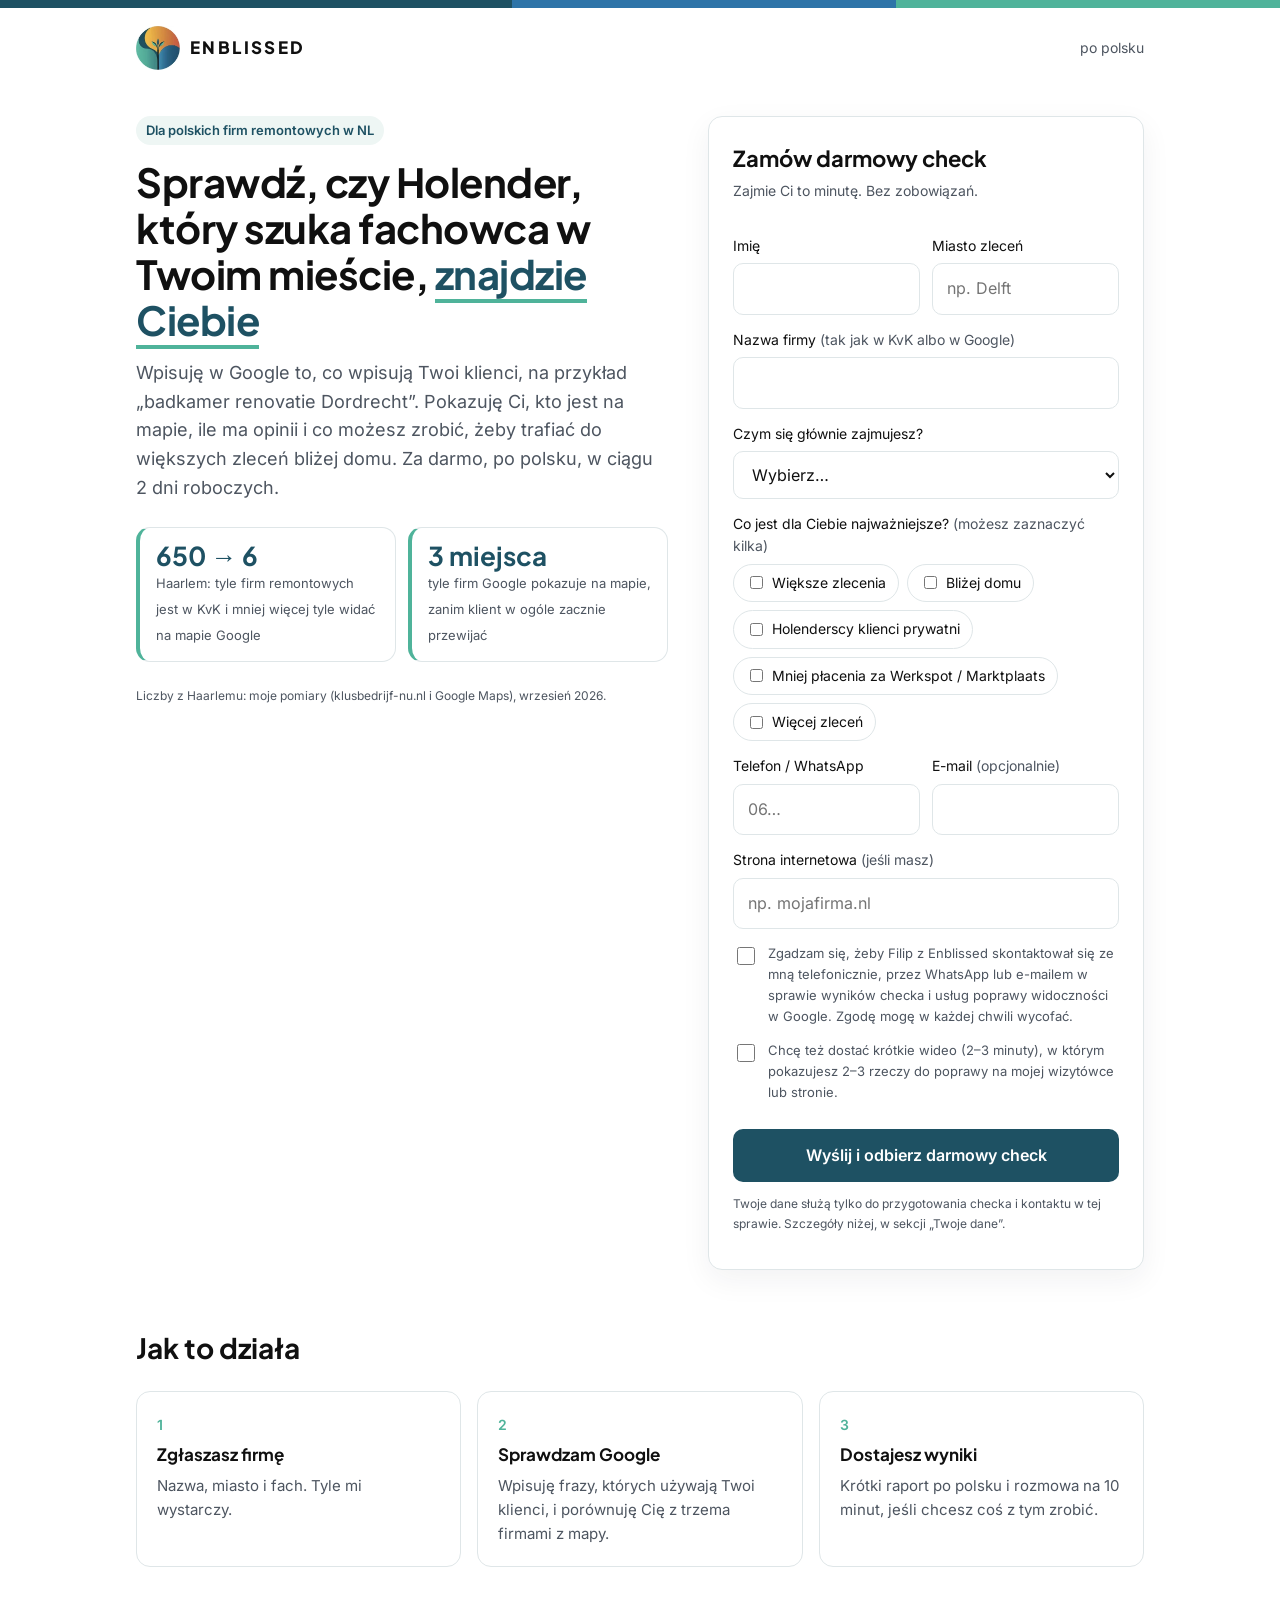
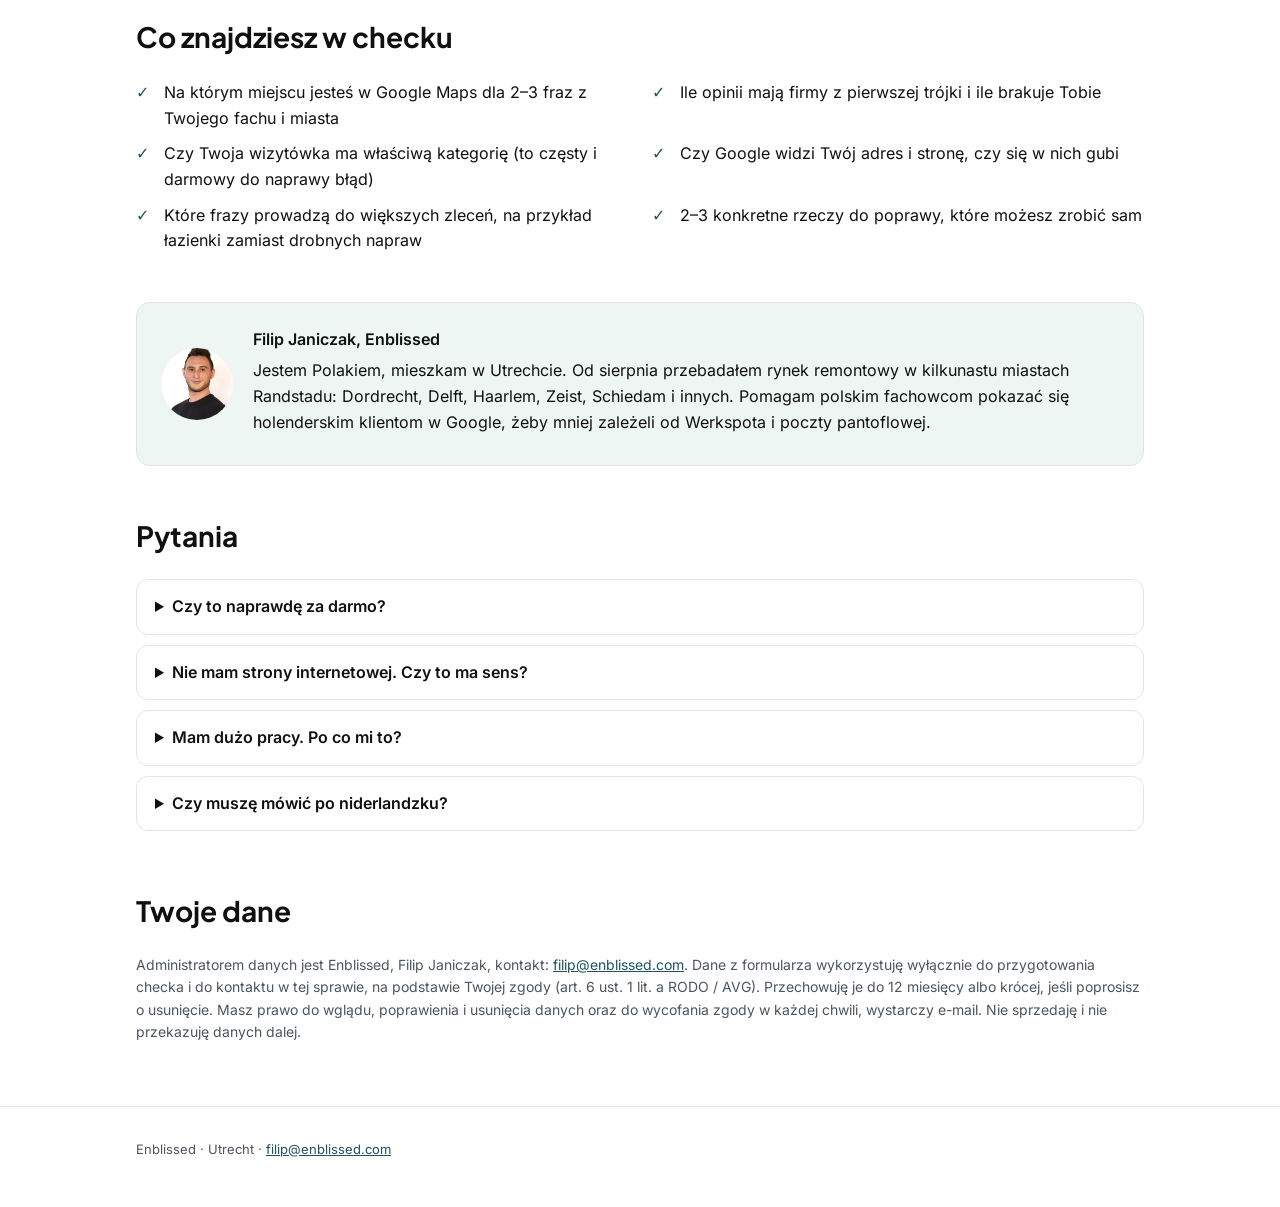
<file: check/index.html>
<!doctype html>
<html lang="pl">
<head>
<meta charset="utf-8">
<meta name="viewport" content="width=device-width, initial-scale=1">
<title>Darmowy check widoczności w Google | Enblissed</title>
<meta name="description" content="Sprawdzę, jak Twoja firma remontowa wypada w Google Maps w Twoim mieście. Za darmo, po polsku, w 2 dni robocze.">
<link rel="icon" href="/favicon.ico" sizes="any">
<link rel="icon" href="/img/favicon-96.png" type="image/png" sizes="96x96">
<link rel="icon" href="/img/favicon-192.png" type="image/png" sizes="192x192">
<link rel="apple-touch-icon" href="/img/apple-touch-icon.png">
<link rel="preload" href="/fonts/plus-jakarta-sans-latin-800-normal.woff2" as="font" type="font/woff2" crossorigin>
<link rel="preload" href="/fonts/inter-latin-400-normal.woff2" as="font" type="font/woff2" crossorigin>
<style>
  /* fonty z serwera enblissed.com (/fonts), bez Google Fonts */
  @font-face{font-family:"Inter";font-style:normal;font-weight:400;font-display:swap;src:url(/fonts/inter-latin-ext-400-normal.woff2) format("woff2");unicode-range:U+0100-02BA,U+02BD-02C5,U+02C7-02CC,U+02CE-02D7,U+02DD-02FF,U+0304,U+0308,U+0329,U+1D00-1DBF,U+1E00-1E9F,U+1EF2-1EFF,U+2020,U+20A0-20AB,U+20AD-20C0,U+2113,U+2C60-2C7F,U+A720-A7FF}
  @font-face{font-family:"Inter";font-style:normal;font-weight:400;font-display:swap;src:url(/fonts/inter-latin-400-normal.woff2) format("woff2");unicode-range:U+0000-00FF,U+0131,U+0152-0153,U+02BB-02BC,U+02C6,U+02DA,U+02DC,U+0304,U+0308,U+0329,U+2000-206F,U+20AC,U+2122,U+2191,U+2193,U+2212,U+2215,U+FEFF,U+FFFD}
  @font-face{font-family:"Inter";font-style:normal;font-weight:600;font-display:swap;src:url(/fonts/inter-latin-ext-600-normal.woff2) format("woff2");unicode-range:U+0100-02BA,U+02BD-02C5,U+02C7-02CC,U+02CE-02D7,U+02DD-02FF,U+0304,U+0308,U+0329,U+1D00-1DBF,U+1E00-1E9F,U+1EF2-1EFF,U+2020,U+20A0-20AB,U+20AD-20C0,U+2113,U+2C60-2C7F,U+A720-A7FF}
  @font-face{font-family:"Inter";font-style:normal;font-weight:600;font-display:swap;src:url(/fonts/inter-latin-600-normal.woff2) format("woff2");unicode-range:U+0000-00FF,U+0131,U+0152-0153,U+02BB-02BC,U+02C6,U+02DA,U+02DC,U+0304,U+0308,U+0329,U+2000-206F,U+20AC,U+2122,U+2191,U+2193,U+2212,U+2215,U+FEFF,U+FFFD}
  @font-face{font-family:"Plus Jakarta Sans";font-style:normal;font-weight:700;font-display:swap;src:url(/fonts/plus-jakarta-sans-latin-ext-700-normal.woff2) format("woff2");unicode-range:U+0100-02BA,U+02BD-02C5,U+02C7-02CC,U+02CE-02D7,U+02DD-02FF,U+0304,U+0308,U+0329,U+1D00-1DBF,U+1E00-1E9F,U+1EF2-1EFF,U+2020,U+20A0-20AB,U+20AD-20C0,U+2113,U+2C60-2C7F,U+A720-A7FF}
  @font-face{font-family:"Plus Jakarta Sans";font-style:normal;font-weight:700;font-display:swap;src:url(/fonts/plus-jakarta-sans-latin-700-normal.woff2) format("woff2");unicode-range:U+0000-00FF,U+0131,U+0152-0153,U+02BB-02BC,U+02C6,U+02DA,U+02DC,U+0304,U+0308,U+0329,U+2000-206F,U+20AC,U+2122,U+2191,U+2193,U+2212,U+2215,U+FEFF,U+FFFD}
  @font-face{font-family:"Plus Jakarta Sans";font-style:normal;font-weight:800;font-display:swap;src:url(/fonts/plus-jakarta-sans-latin-ext-800-normal.woff2) format("woff2");unicode-range:U+0100-02BA,U+02BD-02C5,U+02C7-02CC,U+02CE-02D7,U+02DD-02FF,U+0304,U+0308,U+0329,U+1D00-1DBF,U+1E00-1E9F,U+1EF2-1EFF,U+2020,U+20A0-20AB,U+20AD-20C0,U+2113,U+2C60-2C7F,U+A720-A7FF}
  @font-face{font-family:"Plus Jakarta Sans";font-style:normal;font-weight:800;font-display:swap;src:url(/fonts/plus-jakarta-sans-latin-800-normal.woff2) format("woff2");unicode-range:U+0000-00FF,U+0131,U+0152-0153,U+02BB-02BC,U+02C6,U+02DA,U+02DC,U+0304,U+0308,U+0329,U+2000-206F,U+20AC,U+2122,U+2191,U+2193,U+2212,U+2215,U+FEFF,U+FFFD}
  /* ===== Kolory marki: podmień tutaj, reszta strony się dopasuje ===== */
  :root{
    --ink:#101010;        /* tekst główny */
    --muted:#4d5560;      /* tekst pomocniczy */
    --bg:#ffffff;         /* tło strony */
    --card:#ffffff;
    --soft:#EEF6F4;       /* jasna zieleń z oferty */       /* tło kart */
    --brand:#1E5163;      /* kolor marki (nagłówek, przycisk) */
    --brand-ink:#ffffff;  /* tekst na kolorze marki */
    --accent:#4FB39A;     /* akcent (liczby, podkreślenia) */
    --line:#dfe6e8;       /* obramowania */
    --error:#C8453A;
    --radius:14px;
  }
  *{box-sizing:border-box}
  html,body{margin:0}
  body{font-family:Inter,system-ui,-apple-system,Segoe UI,sans-serif;color:var(--ink);background:var(--bg);line-height:1.6;font-size:16px}
  a{color:var(--brand)}
  .wrap{max-width:1040px;margin:0 auto;padding:0 16px}

  .topbar{height:8px;background:linear-gradient(90deg,#1E5163 0 40%,#2E74A8 40% 70%,#4FB39A 70%)}
  header.top{padding:18px 0}
  header.top .wrap{display:flex;justify-content:space-between;align-items:center}
  .logo{display:flex;align-items:center;gap:10px;text-decoration:none;color:#101010;font-family:'Plus Jakarta Sans',Inter,sans-serif;font-weight:800;letter-spacing:.14em;font-size:17px}
  .logo img{width:44px;height:44px;display:block}
  h1,h2,h3,.fact b{font-family:'Plus Jakarta Sans',Inter,sans-serif}
  .lang{font-size:14px;color:var(--muted)}

  .hero{padding:28px 0 8px}
  .hero-grid{display:grid;grid-template-columns:1.1fr .9fr;gap:40px;align-items:start}
  .eyebrow{display:inline-block;background:var(--soft);color:var(--brand);font-weight:600;font-size:13px;padding:4px 10px;border-radius:999px;margin-bottom:14px}
  h1{font-size:40px;line-height:1.15;margin:0 0 16px;letter-spacing:-.5px}
  h1 em{font-style:normal;color:var(--brand);border-bottom:4px solid var(--accent)}
  .lead{font-size:18px;color:var(--muted);margin:0 0 22px}
  .facts{display:grid;grid-template-columns:1fr 1fr;gap:12px;margin:24px 0}
  .fact{background:var(--card);border:1px solid var(--line);border-radius:var(--radius);padding:14px 16px}
  .fact{border-left:4px solid var(--accent)}
  .fact b{display:block;font-size:26px;color:var(--brand);line-height:1.1}
  .fact span{font-size:13px;color:var(--muted)}
  .src{font-size:12px;color:var(--muted)}

  .card{background:var(--card);border:1px solid var(--line);border-radius:var(--radius);padding:24px;box-shadow:0 10px 30px rgba(29,36,51,.06)}
  .card h2{font-size:22px;margin:0 0 4px}
  .card .sub{color:var(--muted);font-size:14px;margin:0 0 18px}

  form label{display:block;font-weight:500;font-size:14px;margin:14px 0 6px}
  form .opt{font-weight:400;color:var(--muted)}
  input[type=text],input[type=tel],input[type=email],select{width:100%;padding:12px 14px;border:1px solid var(--line);border-radius:10px;font:inherit;background:#fff;color:var(--ink)}
  input:focus,select:focus{outline:2px solid var(--brand);outline-offset:1px;border-color:var(--brand)}
  .row2{display:grid;grid-template-columns:1fr 1fr;gap:12px}
  .chips{display:flex;flex-wrap:wrap;gap:8px}
  .chips label{margin:0;font-weight:400;border:1px solid var(--line);border-radius:999px;padding:7px 12px;cursor:pointer;display:flex;gap:6px;align-items:center;font-size:14px}
  .chips input{accent-color:var(--brand)}
  .consent{display:flex;gap:10px;align-items:flex-start;font-weight:400;font-size:13px;color:var(--muted);margin-top:14px}
  .consent input{margin-top:4px;accent-color:var(--brand);width:18px;height:18px;flex:0 0 18px}
  .hp{position:absolute;left:-9999px;width:1px;height:1px;overflow:hidden}
  button{margin-top:20px;width:100%;background:var(--brand);color:var(--brand-ink);border:0;border-radius:10px;padding:14px 18px;font:inherit;font-weight:600;font-size:16px;cursor:pointer}
  button:hover{filter:brightness(1.08)}
  button[disabled]{opacity:.6;cursor:wait}
  .err{color:var(--error);font-size:13px;margin-top:10px;display:none}
  .done{display:none;text-align:center;padding:12px 0}
  .done .tick{width:56px;height:56px;border-radius:50%;background:var(--soft);color:var(--brand);display:grid;place-items:center;margin:0 auto 12px;font-size:28px}

  section.block{padding:48px 0}
  .who{background:var(--soft)!important}
  section.block h2{font-size:28px;margin:0 0 20px}
  .steps{display:grid;grid-template-columns:repeat(3,1fr);gap:16px}
  .step{background:var(--card);border:1px solid var(--line);border-radius:var(--radius);padding:20px}
  .step .n{font-weight:700;color:var(--accent);font-size:14px}
  .step h3{margin:4px 0 6px;font-size:17px}
  .step p{margin:0;color:var(--muted);font-size:15px}
  .list{display:grid;grid-template-columns:1fr 1fr;gap:10px 24px;padding:0;list-style:none;margin:0}
  .list li{padding-left:28px;position:relative}
  .list li:before{content:"✓";position:absolute;left:0;color:var(--brand);font-weight:700}
  .who{display:grid;grid-template-columns:auto 1fr;gap:20px;align-items:center;background:var(--card);border:1px solid var(--line);border-radius:var(--radius);padding:24px}
  .avatar{width:72px;height:72px;border-radius:50%;background:var(--brand);color:var(--brand-ink);display:grid;place-items:center;font-weight:700;font-size:26px}
  .who p{margin:0 0 6px}
  details{background:var(--card);border:1px solid var(--line);border-radius:12px;padding:14px 18px;margin-bottom:10px}
  summary{cursor:pointer;font-weight:600}
  details p{color:var(--muted);margin:10px 0 0}
  footer{padding:32px 0 48px;color:var(--muted);font-size:13px;border-top:1px solid var(--line)}

  @media (max-width:860px){
    .hero-grid{grid-template-columns:1fr;gap:24px}
    h1{font-size:30px}
    .steps{grid-template-columns:1fr}
    .list{grid-template-columns:1fr}
  }
  @media (max-width:480px){
    .row2,.facts{grid-template-columns:1fr}
    .card{padding:18px}
  }
</style>
</head>
<body>
<div class="topbar"></div>

<header class="top">
  <div class="wrap">
    <a class="logo" href="/"><img src="/img/sygnet.webp" alt="" width="44" height="44"><span>ENBLISSED</span></a>
    <span class="lang">po polsku</span>
  </div>
</header>

<main>
  <section class="hero">
    <div class="wrap hero-grid">
      <div>
        <span class="eyebrow">Dla polskich firm remontowych w NL</span>
        <h1>Sprawdź, czy Holender, który szuka fachowca w Twoim mieście, <em>znajdzie Ciebie</em></h1>
        <p class="lead">Wpisuję w Google to, co wpisują Twoi klienci, na przykład „badkamer renovatie Dordrecht”. Pokazuję Ci, kto jest na mapie, ile ma opinii i co możesz zrobić, żeby trafiać do większych zleceń bliżej domu. Za darmo, po polsku, w ciągu 2 dni roboczych.</p>

        <div class="facts">
          <div class="fact"><b>650 → 6</b><span>Haarlem: tyle firm remontowych jest w KvK i mniej więcej tyle widać na mapie Google</span></div>
          <div class="fact"><b>3 miejsca</b><span>tyle firm Google pokazuje na mapie, zanim klient w ogóle zacznie przewijać</span></div>
        </div>
        <p class="src">Liczby z Haarlemu: moje pomiary (klusbedrijf-nu.nl i Google Maps), wrzesień 2026.</p>
      </div>

      <div class="card" id="formularz">
        <div id="formWrap">
          <h2>Zamów darmowy check</h2>
          <p class="sub">Zajmie Ci to minutę. Bez zobowiązań.</p>
          <form id="checkForm" novalidate>
            <div class="row2">
              <div>
                <label for="imie">Imię</label>
                <input id="imie" name="imie" type="text" autocomplete="given-name" required>
              </div>
              <div>
                <label for="miasto">Miasto zleceń</label>
                <input id="miasto" name="miasto" type="text" placeholder="np. Delft" required>
              </div>
            </div>

            <label for="firma">Nazwa firmy <span class="opt">(tak jak w KvK albo w Google)</span></label>
            <input id="firma" name="firma" type="text" required>

            <label for="fach">Czym się głównie zajmujesz?</label>
            <select id="fach" name="fach" required>
              <option value="">Wybierz…</option>
              <option>Remonty ogólne (klus)</option>
              <option>Łazienki i kuchnie</option>
              <option>Płytki</option>
              <option>Tynki / szpachlowanie</option>
              <option>Malowanie</option>
              <option>Stolarka, okna, drzwi</option>
              <option>Hydraulika / instalacje</option>
              <option>Elektryka</option>
              <option>Podłogi</option>
              <option>Dachy / elewacje</option>
              <option>Inne</option>
            </select>

            <label>Co jest dla Ciebie najważniejsze? <span class="opt">(możesz zaznaczyć kilka)</span></label>
            <div class="chips">
              <label><input type="checkbox" name="cel" value="Większe zlecenia">Większe zlecenia</label>
              <label><input type="checkbox" name="cel" value="Bliżej domu">Bliżej domu</label>
              <label><input type="checkbox" name="cel" value="Holenderscy klienci prywatni">Holenderscy klienci prywatni</label>
              <label><input type="checkbox" name="cel" value="Mniej płacenia za Werkspot/Marktplaats">Mniej płacenia za Werkspot / Marktplaats</label>
              <label><input type="checkbox" name="cel" value="Więcej zleceń">Więcej zleceń</label>
            </div>

            <div class="row2">
              <div>
                <label for="telefon">Telefon / WhatsApp</label>
                <input id="telefon" name="telefon" type="tel" autocomplete="tel" placeholder="06…" required>
              </div>
              <div>
                <label for="email">E-mail <span class="opt">(opcjonalnie)</span></label>
                <input id="email" name="email" type="email" autocomplete="email">
              </div>
            </div>

            <label for="strona">Strona internetowa <span class="opt">(jeśli masz)</span></label>
            <input id="strona" name="strona" type="text" placeholder="np. mojafirma.nl">

            <!-- pułapka na boty: ludzie tego pola nie widzą -->
            <div class="hp" aria-hidden="true">
              <label for="www">Nie wypełniaj</label>
              <input id="www" name="www" type="text" tabindex="-1" autocomplete="off">
            </div>

            <label class="consent">
              <input type="checkbox" id="zgoda_kontakt" name="zgoda_kontakt" value="tak" required>
              <span>Zgadzam się, żeby Filip z Enblissed skontaktował się ze mną telefonicznie, przez WhatsApp lub e-mailem w sprawie wyników checka i usług poprawy widoczności w Google. Zgodę mogę w każdej chwili wycofać.</span>
            </label>
            <label class="consent">
              <input type="checkbox" id="zgoda_wideo" name="zgoda_wideo" value="tak">
              <span>Chcę też dostać krótkie wideo (2–3 minuty), w którym pokazujesz 2–3 rzeczy do poprawy na mojej wizytówce lub stronie.</span>
            </label>

            <button type="submit" id="sendBtn">Wyślij i odbierz darmowy check</button>
            <p class="err" id="err"></p>
            <p class="src" style="margin-top:12px">Twoje dane służą tylko do przygotowania checka i kontaktu w tej sprawie. Szczegóły niżej, w sekcji „Twoje dane”.</p>
          </form>
        </div>

        <div class="done" id="done">
          <div class="tick">✓</div>
          <h2>Dzięki, mam Twoje zgłoszenie</h2>
          <p class="sub">Przygotuję check w ciągu 2 dni roboczych i odezwę się na podany numer. Jeśli wolisz konkretną godzinę, napisz na <a href="mailto:filip@enblissed.com">filip@enblissed.com</a>.</p>
        </div>
      </div>
    </div>
  </section>

  <section class="block">
    <div class="wrap">
      <h2>Jak to działa</h2>
      <div class="steps">
        <div class="step"><span class="n">1</span><h3>Zgłaszasz firmę</h3><p>Nazwa, miasto i fach. Tyle mi wystarczy.</p></div>
        <div class="step"><span class="n">2</span><h3>Sprawdzam Google</h3><p>Wpisuję frazy, których używają Twoi klienci, i porównuję Cię z trzema firmami z mapy.</p></div>
        <div class="step"><span class="n">3</span><h3>Dostajesz wyniki</h3><p>Krótki raport po polsku i rozmowa na 10 minut, jeśli chcesz coś z tym zrobić.</p></div>
      </div>
    </div>
  </section>

  <section class="block" style="padding-top:0">
    <div class="wrap">
      <h2>Co znajdziesz w checku</h2>
      <ul class="list">
        <li>Na którym miejscu jesteś w Google Maps dla 2–3 fraz z Twojego fachu i miasta</li>
        <li>Ile opinii mają firmy z pierwszej trójki i ile brakuje Tobie</li>
        <li>Czy Twoja wizytówka ma właściwą kategorię (to częsty i darmowy do naprawy błąd)</li>
        <li>Czy Google widzi Twój adres i stronę, czy się w nich gubi</li>
        <li>Które frazy prowadzą do większych zleceń, na przykład łazienki zamiast drobnych napraw</li>
        <li>2–3 konkretne rzeczy do poprawy, które możesz zrobić sam</li>
      </ul>
    </div>
  </section>

  <section class="block" style="padding-top:0">
    <div class="wrap">
      <div class="who">
        <img class="avatar" src="/filip.jpg" alt="Filip Janiczak" width="72" height="72" style="object-fit:cover">
        <div>
          <p><b>Filip Janiczak, Enblissed</b></p>
          <p>Jestem Polakiem, mieszkam w Utrechcie. Od sierpnia przebadałem rynek remontowy w kilkunastu miastach Randstadu: Dordrecht, Delft, Haarlem, Zeist, Schiedam i innych. Pomagam polskim fachowcom pokazać się holenderskim klientom w Google, żeby mniej zależeli od Werkspota i poczty pantoflowej.</p>
        </div>
      </div>
    </div>
  </section>

  <section class="block" style="padding-top:0">
    <div class="wrap">
      <h2>Pytania</h2>
      <details><summary>Czy to naprawdę za darmo?</summary><p>Tak. Check nic nie kosztuje i niczego nie podpisujesz. Jeśli po rozmowie zechcesz, żebym poprawił Twoją widoczność, dostaniesz ofertę na piśmie. Jeśli nie, raport zostaje u Ciebie.</p></details>
      <details><summary>Nie mam strony internetowej. Czy to ma sens?</summary><p>Tak. Wizytówka Google działa bez strony, a check pokaże Ci, czy w Twoim mieście strona jest w ogóle potrzebna na start.</p></details>
      <details><summary>Mam dużo pracy. Po co mi to?</summary><p>Żeby wybierać zlecenia. Kiedy klienci znajdują Cię sami, możesz brać większe prace, bliżej domu i w lepszej cenie, zamiast łapać, co popadnie.</p></details>
      <details><summary>Czy muszę mówić po niderlandzku?</summary><p>Nie. Rozmawiamy po polsku. Teksty dla holenderskich klientów przygotowuję po niderlandzku i sprawdza je native speaker.</p></details>
    </div>
  </section>

  <section class="block" style="padding-top:0" id="dane">
    <div class="wrap">
      <h2>Twoje dane</h2>
      <p class="src" style="font-size:14px">Administratorem danych jest Enblissed, Filip Janiczak, kontakt: <a href="mailto:filip@enblissed.com">filip@enblissed.com</a>. Dane z formularza wykorzystuję wyłącznie do przygotowania checka i do kontaktu w tej sprawie, na podstawie Twojej zgody (art. 6 ust. 1 lit. a RODO / AVG). Przechowuję je do 12 miesięcy albo krócej, jeśli poprosisz o usunięcie. Masz prawo do wglądu, poprawienia i usunięcia danych oraz do wycofania zgody w każdej chwili, wystarczy e-mail. Nie sprzedaję i nie przekazuję danych dalej.</p>
    </div>
  </section>
</main>

<footer>
  <div class="wrap">Enblissed · Utrecht · <a href="mailto:filip@enblissed.com">filip@enblissed.com</a></div>
</footer>

<script>
  // >>> Wklej tutaj adres Web App z Google Apps Script (instrukcja w pliku INSTRUKCJA.md)
  const ENDPOINT = "https://script.google.com/macros/s/AKfycbzHW3hHFI72W9Aj0UphEmj7qHtbVRS-RLSJwvszJSi0K6redcf0bComJBi0RgDsI2bbJw/exec";
  const CONSENT_VERSION = "kontakt-v1-2026-11";

  const form = document.getElementById('checkForm');
  const btn = document.getElementById('sendBtn');
  const err = document.getElementById('err');

  function showErr(msg){ err.textContent = msg; err.style.display = 'block'; }

  form.addEventListener('submit', async (e) => {
    e.preventDefault();
    err.style.display = 'none';

    const required = ['imie','miasto','firma','fach','telefon'];
    for (const id of required){
      const el = document.getElementById(id);
      if (!el.value.trim()){ el.focus(); return showErr('Uzupełnij, proszę, wszystkie wymagane pola.'); }
    }
    const tel = document.getElementById('telefon').value.replace(/[^\d+]/g,'');
    if (tel.length < 9){ document.getElementById('telefon').focus(); return showErr('Sprawdź numer telefonu.'); }
    const mail = document.getElementById('email').value.trim();
    if (mail && !/^[^\s@]+@[^\s@]+\.[^\s@]+$/.test(mail)){ document.getElementById('email').focus(); return showErr('Sprawdź adres e-mail.'); }
    if (!document.getElementById('zgoda_kontakt').checked){ return showErr('Bez zgody na kontakt nie mogę przesłać Ci wyników.'); }
    if (document.getElementById('www').value){ return; } // bot

    const data = new URLSearchParams();
    ['imie','miasto','firma','fach','telefon','email','strona'].forEach(id => data.append(id, document.getElementById(id).value.trim()));
    data.append('cel', [...form.querySelectorAll('input[name=cel]:checked')].map(c => c.value).join('; '));
    data.append('zgoda_kontakt', 'tak');
    data.append('zgoda_wideo', document.getElementById('zgoda_wideo').checked ? 'tak' : 'nie');
    data.append('zgoda_tekst', document.getElementById('zgoda_kontakt').parentElement.innerText.trim());
    data.append('zgoda_wersja', CONSENT_VERSION);
    data.append('zrodlo', new URLSearchParams(location.search).get('src') || document.referrer || 'bezposrednio');
    data.append('strona_url', location.href);

    btn.disabled = true; btn.textContent = 'Wysyłam…';
    try{
      if (ENDPOINT.startsWith('WKLEJ')) throw new Error('brak adresu');
      await fetch(ENDPOINT, { method:'POST', mode:'no-cors', body:data });
      document.getElementById('formWrap').style.display = 'none';
      document.getElementById('done').style.display = 'block';
      // Osobny adres po wysłaniu = konwersja „Formularz” w Google Ads. Parametr src idzie dalej, żeby było widać źródło
      const src = new URLSearchParams(location.search).get('src');
      location.href = '/check/dziekuje/' + (src ? '?src=' + encodeURIComponent(src) : '');
    }catch(ex){
      btn.disabled = false; btn.textContent = 'Wyślij i odbierz darmowy check';
      showErr('Coś poszło nie tak. Napisz proszę na filip@enblissed.com, odezwę się.');
    }
  });
</script>
</body>
</html>
</file>
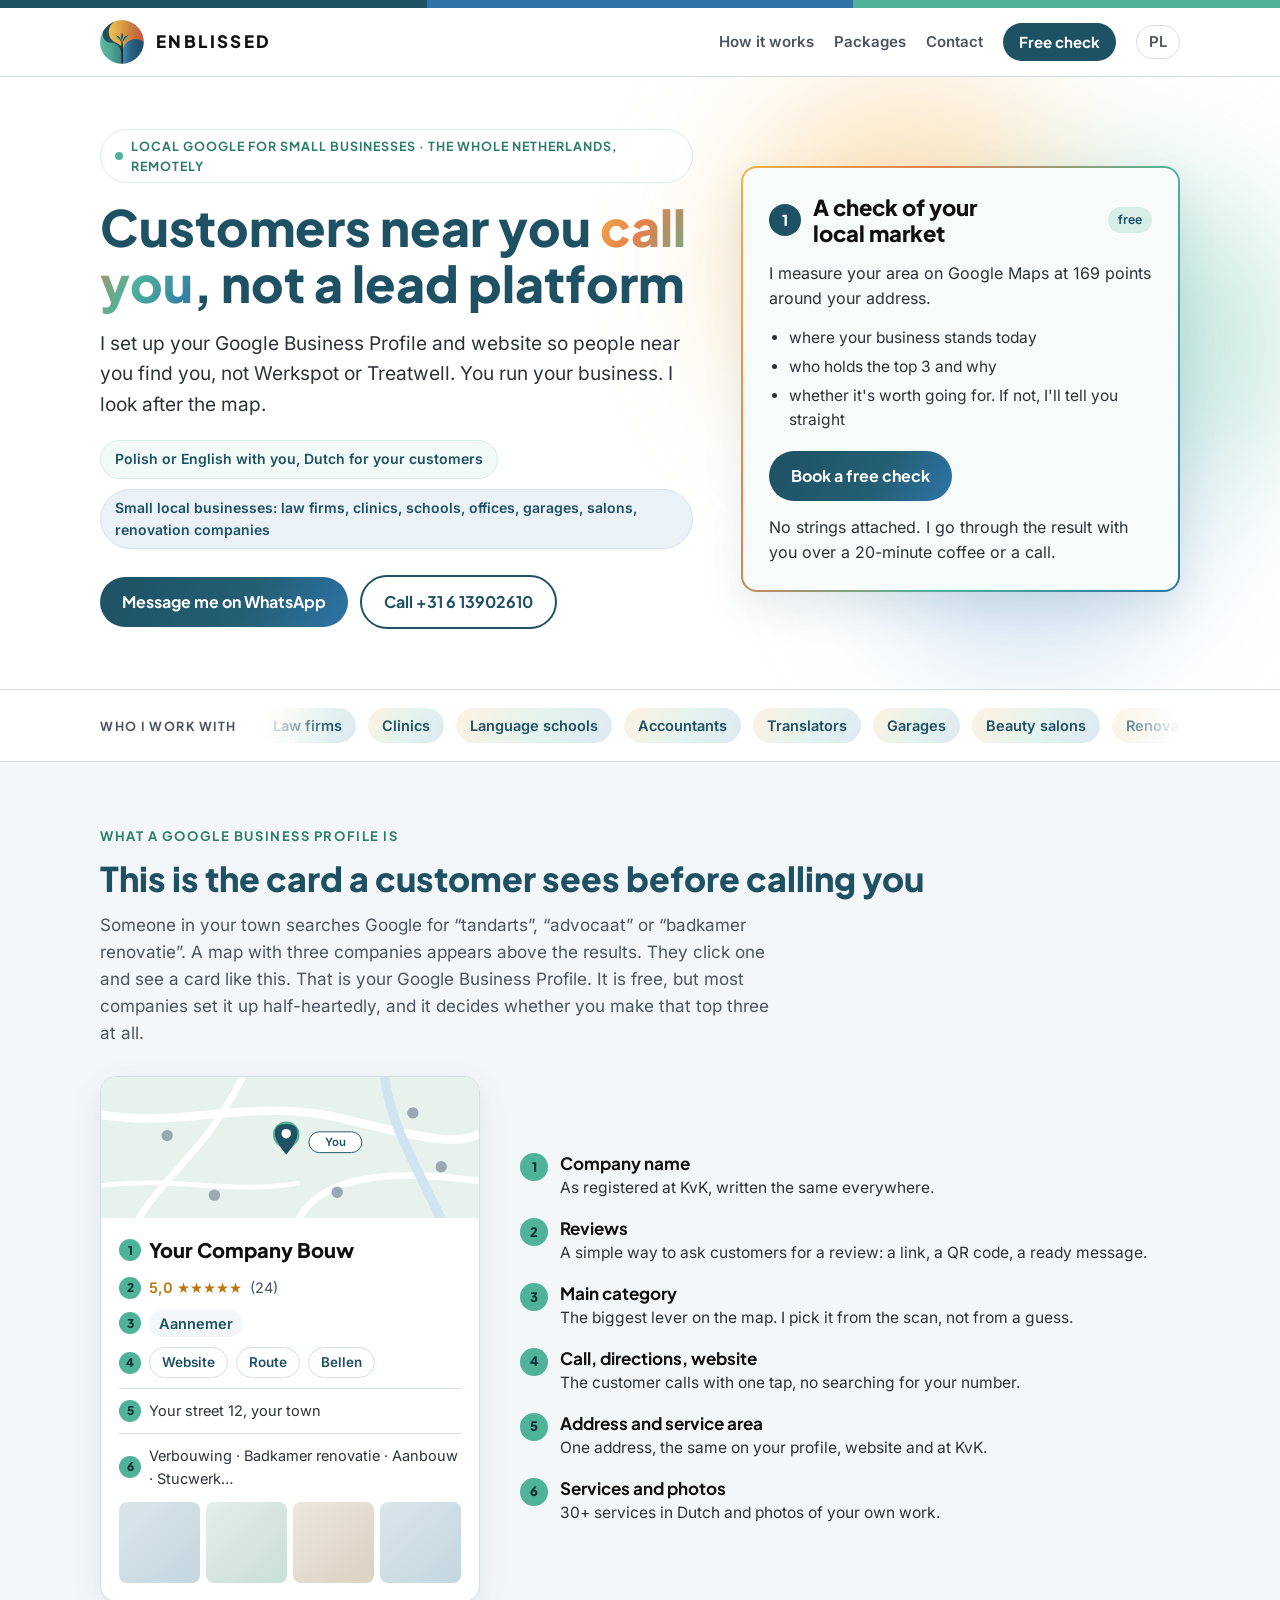
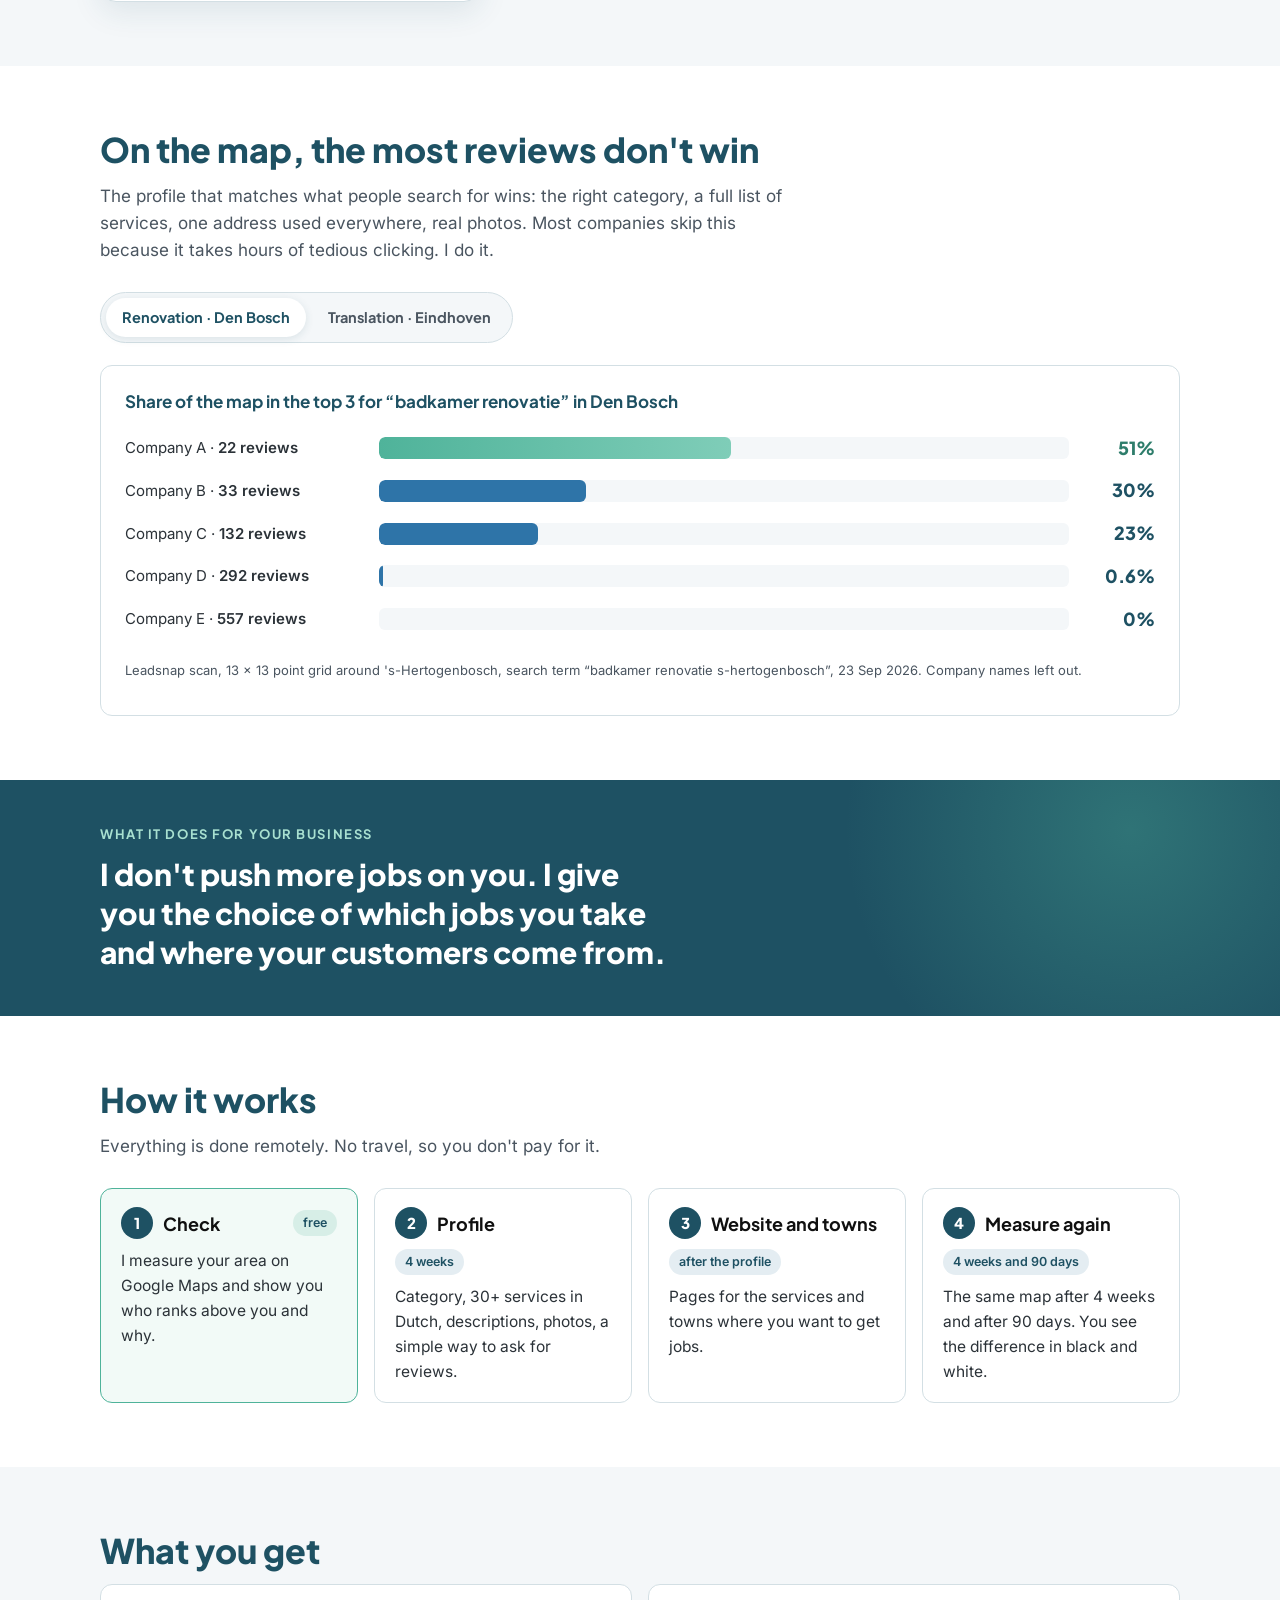
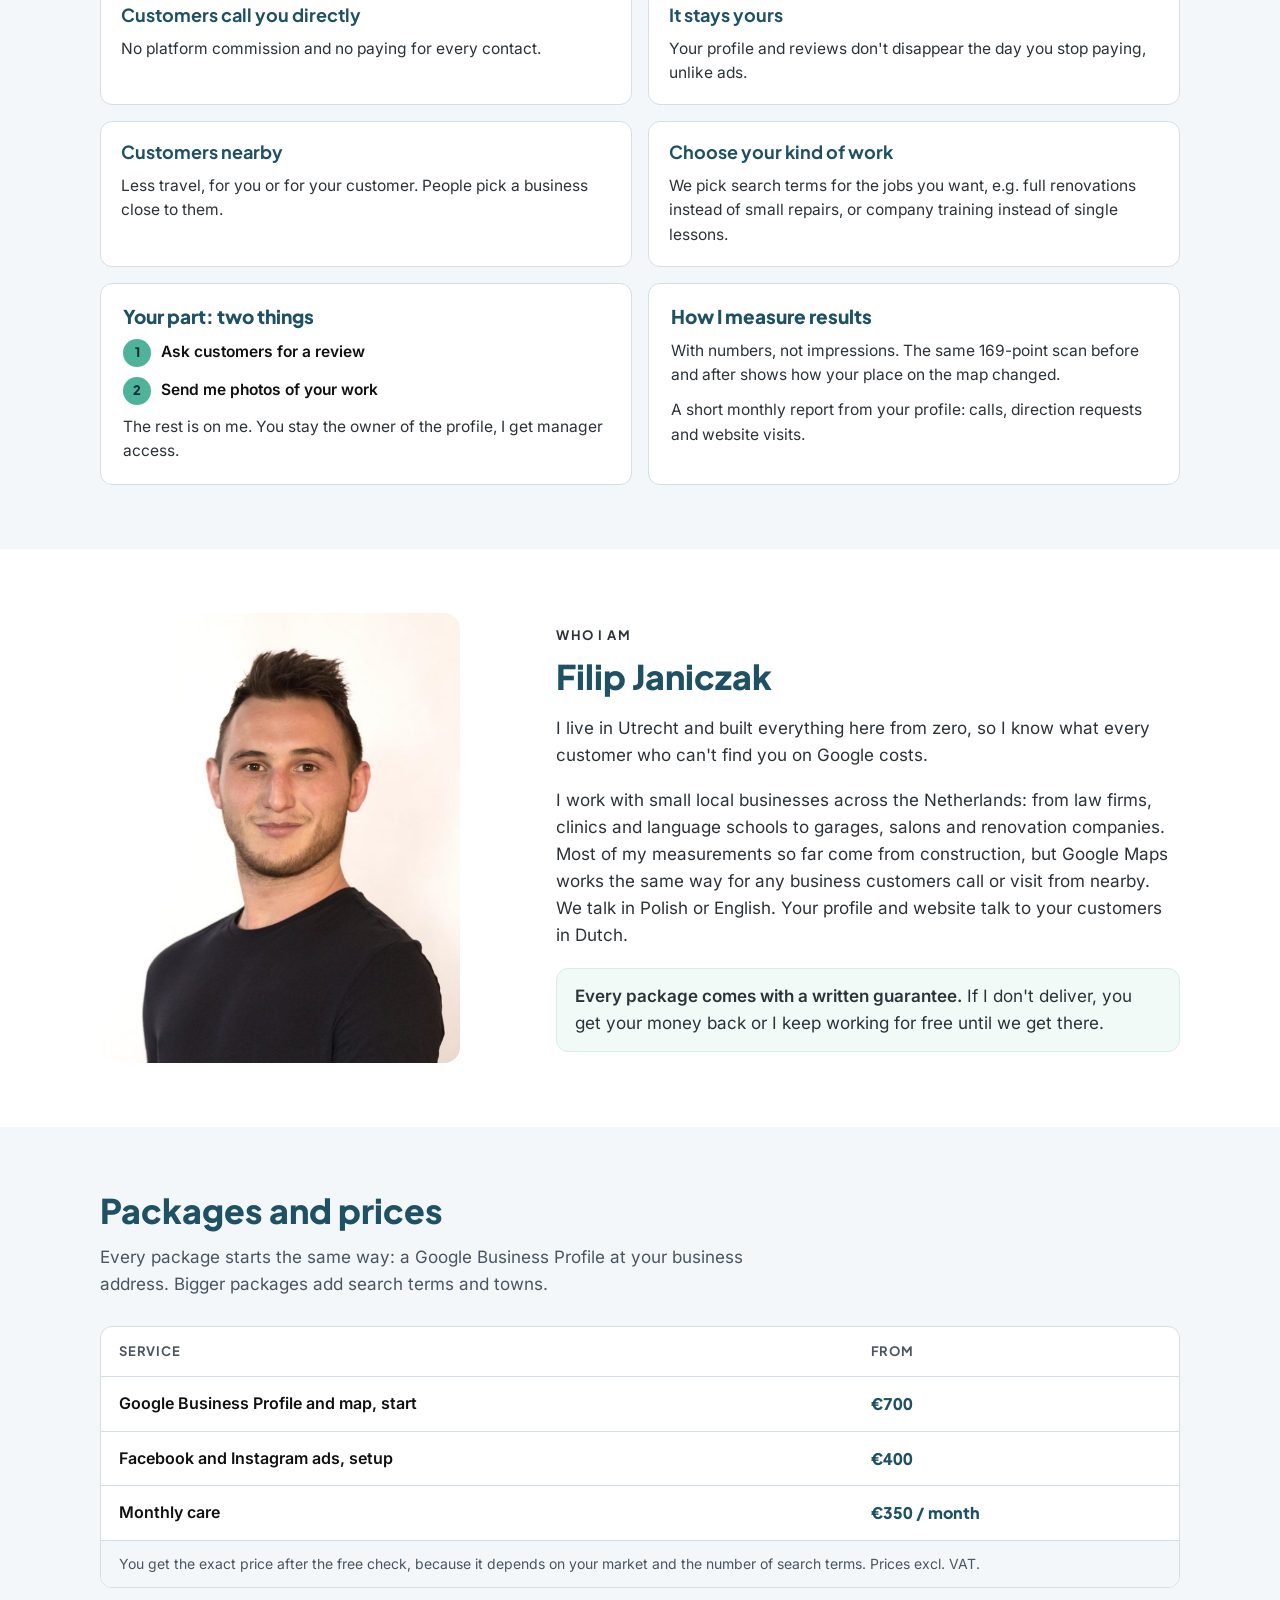
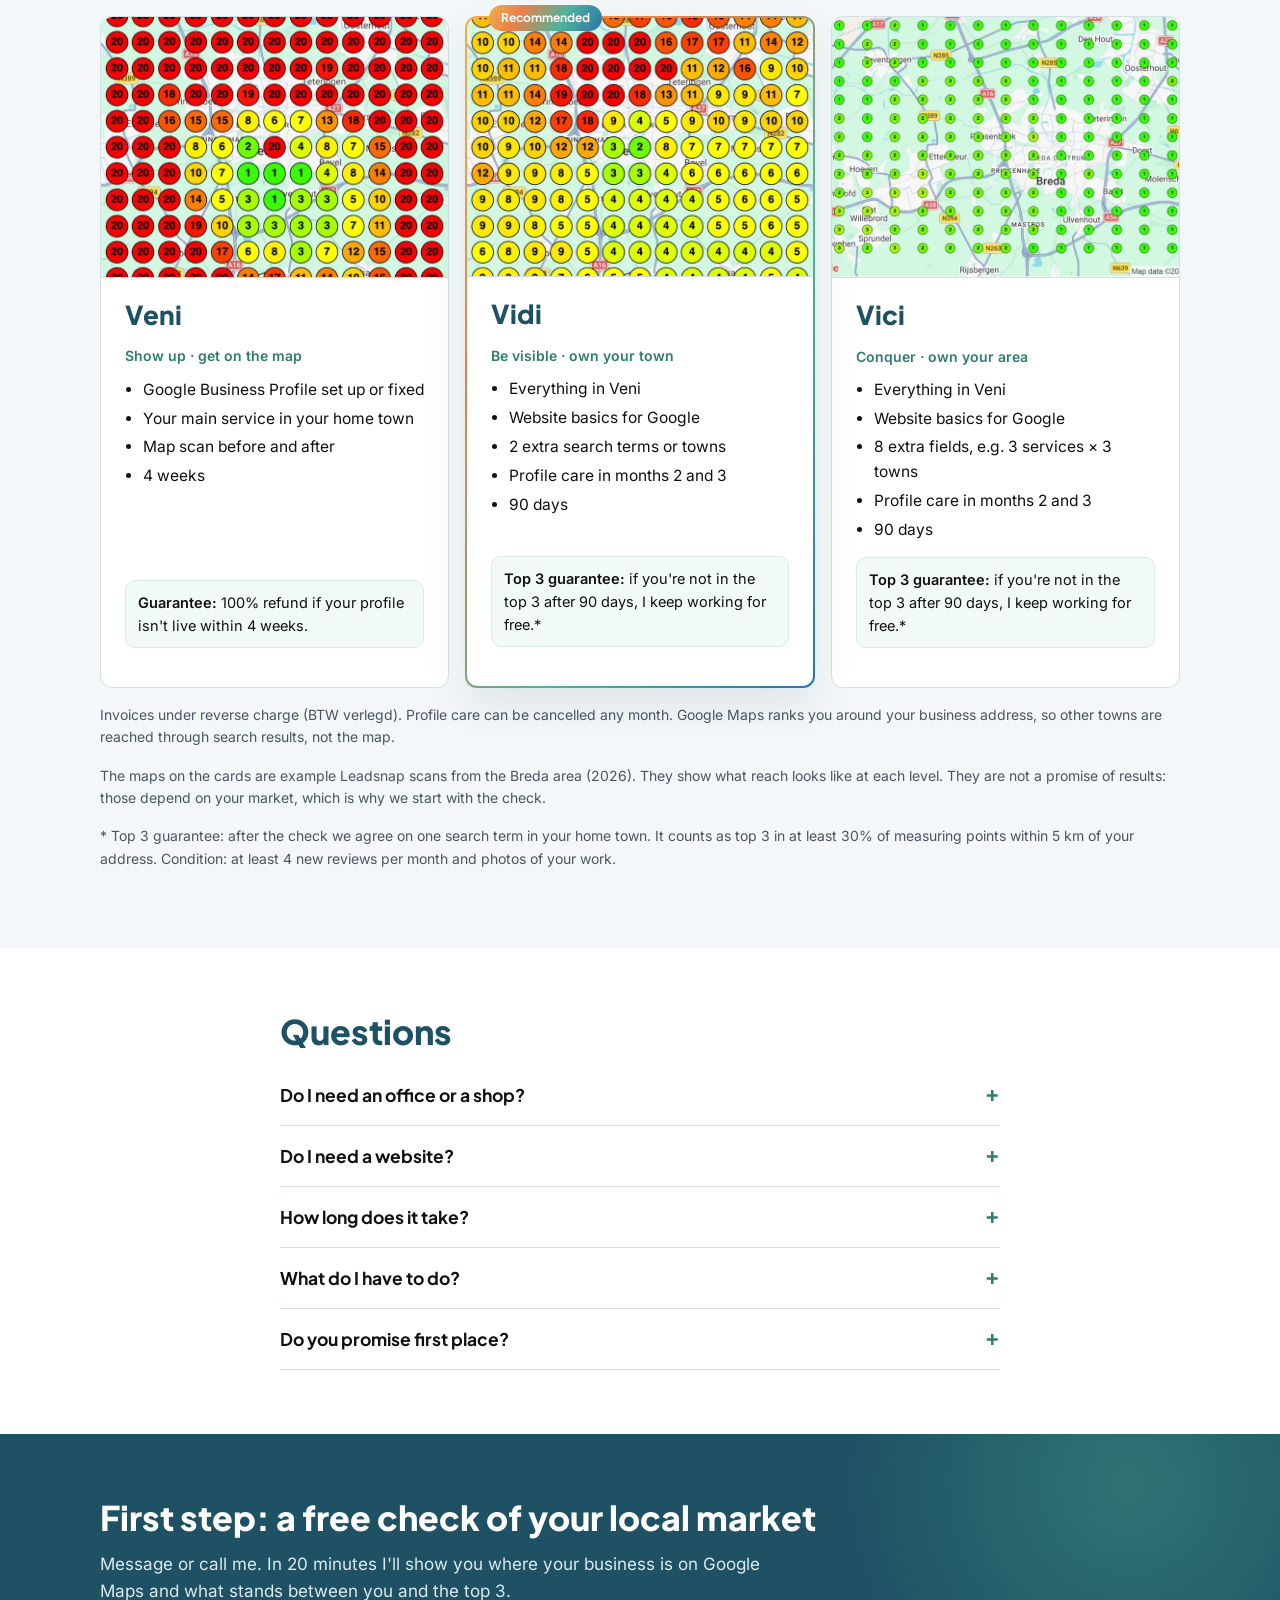
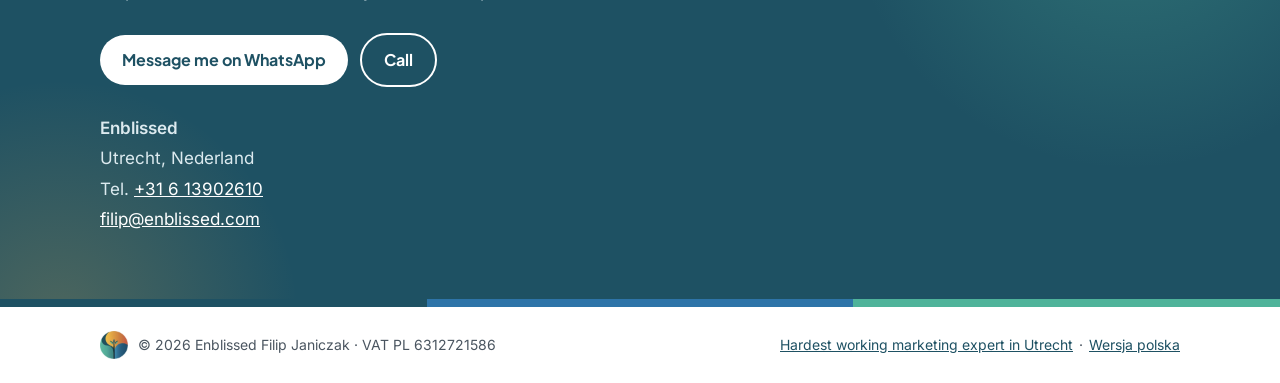
<file: en/index.html>
<!doctype html>
<html lang="en">
<head>
<meta charset="utf-8">
<meta name="viewport" content="width=device-width, initial-scale=1">
<title>BEST Local SEO Agency Utrecht | Enblissed | looking for local SEO near me? Google Maps and Google Business Profile for local businesses in the Netherlands: law firms, clinics, schools, garages, salons, renovation companies</title>
<meta name="description" content="Customers near you call you, not a lead platform. I set up the Google Business Profile and website for local businesses in the Netherlands, from law firms and clinics to garages and renovation companies. Free check of your local market. The whole Netherlands, remotely.">
<link rel="canonical" href="https://enblissed.com/en/">
<link rel="alternate" hreflang="pl" href="https://enblissed.com/">
<link rel="alternate" hreflang="en" href="https://enblissed.com/en/">
<link rel="alternate" hreflang="x-default" href="https://enblissed.com/">
<link rel="icon" href="/favicon.ico" sizes="any">
<link rel="icon" href="/img/favicon-96.png" type="image/png" sizes="96x96">
<link rel="icon" href="/img/favicon-192.png" type="image/png" sizes="192x192">
<link rel="apple-touch-icon" href="/img/apple-touch-icon.png">
<link rel="preload" href="/fonts/plus-jakarta-sans-latin-800-normal.woff2" as="font" type="font/woff2" crossorigin>
<link rel="preload" href="/fonts/inter-latin-400-normal.woff2" as="font" type="font/woff2" crossorigin>
<link rel="stylesheet" href="/styles.css">
<meta property="og:title" content="Enblissed · Customers near you call you, not a lead platform">
<meta property="og:description" content="Google Business Profile and website for local businesses in the Netherlands. Free check of your local market.">
<meta property="og:url" content="https://enblissed.com/en/">
<meta property="og:type" content="website">
<meta property="og:image" content="https://enblissed.com/img/logo.webp">
<script type="application/ld+json">
{
  "@context": "https://schema.org",
  "@type": "ProfessionalService",
  "name": "Enblissed",
  "url": "https://enblissed.com/en/",
  "logo": "https://enblissed.com/img/logo.webp",
  "telephone": "+31613902610",
  "email": "filip@enblissed.com",
  "address": {"@type": "PostalAddress", "addressLocality": "Utrecht", "addressCountry": "NL"},
  "areaServed": {"@type": "Country", "name": "Nederland"},
  "priceRange": "from €350",
  "founder": {"@type": "Person", "name": "Filip Janiczak"},
  "knowsLanguage": ["pl","en","nl"],
  "description": "Local SEO and Google Business Profile for local businesses in the Netherlands: law firms, clinics, schools, offices, garages, salons, renovation companies."
}
</script>
<script type="application/ld+json">
{
  "@context": "https://schema.org",
  "@type": "FAQPage",
  "mainEntity": [
    {"@type":"Question","name":"Do I need an office or a shop?","acceptedAnswer":{"@type":"Answer","text":"No. A Google Business Profile also works without premises, with a hidden address. You need one address you work from, written the same way everywhere."}},
    {"@type":"Question","name":"Do I need a website?","acceptedAnswer":{"@type":"Answer","text":"Not for Veni. With Vidi and Vici, pages for your search terms and towns go on your own website or on one built by a partner."}},
    {"@type":"Question","name":"How long does it take?","acceptedAnswer":{"@type":"Answer","text":"The profile is ready after 4 weeks, and that is when you see the first movement on the map. A top 3 position usually holds after about 3 months of work."}},
    {"@type":"Question","name":"What do I have to do?","acceptedAnswer":{"@type":"Answer","text":"Two things: ask customers for a review and send me photos of your work. I do the rest."}},
    {"@type":"Question","name":"Do you promise first place?","acceptedAnswer":{"@type":"Answer","text":"No. With Vidi and Vici I guarantee top 3 for one search term in your home town: in at least 30% of measuring points within 5 km after 90 days. If we don't get there, I keep working for free."}}
  ]
}
</script>
</head>
<body>

<div class="stripe" aria-hidden="true"><span></span><span></span><span></span></div>
<header class="top">
  <div class="wrap">
    <a class="brand" href="/en/"><img src="/img/sygnet.webp" alt="" width="44" height="44"><span>ENBLISSED</span></a>
    <nav aria-label="Menu">
      <a class="hide-m" href="#how">How it works</a>
      <a class="hide-m" href="#packages">Packages</a>
      <a class="hide-m" href="#contact">Contact</a>
      <a class="nav-cta" href="/en/book-free-consultation/">Free check</a>
      <a class="lang" href="/" hreflang="pl" lang="pl">PL</a>
    </nav>
  </div>
</header>

<main>
<section class="hero">
  <div class="glow" aria-hidden="true"><span></span><span></span><span></span></div>
  <div class="wrap">
    <div>
      <p class="badge">Local Google for small businesses · the whole Netherlands, remotely</p>
      <h1>Customers near you <span class="grad-text">call you</span>, not a lead platform</h1>
      <p class="lede">I set up your Google Business Profile and website so people near you find you, not Werkspot or Treatwell. You run your business. I look after the map.</p>
      <ul class="chips">
        <li>Polish or English with you, Dutch for your customers</li>
        <li>Small local businesses: law firms, clinics, schools, offices, garages, salons, renovation companies</li>
      </ul>
      <div class="cta">
        <a class="btn btn-main" href="https://wa.me/31613902610?text=Hi%20Filip%2C%20I%27d%20like%20to%20see%20where%20my%20business%20stands%20on%20Google%20Maps">Message me on WhatsApp</a>
        <a class="btn btn-alt" href="tel:+31613902610">Call +31 6 13902610</a>
      </div>
    </div>

    <aside class="check reveal d2" aria-labelledby="check-title">
      <div class="row">
        <span class="num" aria-hidden="true">1</span>
        <h2 id="check-title">A check of your local market</h2>
        <span class="pill free">free</span>
      </div>
      <p>I measure your area on Google Maps at 169 points around your address.</p>
      <ul>
        <li>where your business stands today</li>
        <li>who holds the top 3 and why</li>
        <li>whether it's worth going for. If not, I'll tell you straight</li>
      </ul>
      <a class="btn btn-main" href="/en/book-free-consultation/">Book a free check</a>
      <p class="small">No strings attached. I go through the result with you over a 20-minute coffee or a call.</p>
    </aside>
  </div>
</section>

<div class="trades">
  <div class="wrap">
    <span class="lbl">Who I work with</span>
    <div class="marquee"><ul><li>Law firms</li><li>Clinics</li><li>Language schools</li><li>Accountants</li><li>Translators</li><li>Garages</li><li>Beauty salons</li><li>Renovation companies</li><li>Estate agents</li><li>Driving schools</li><li>Shops and restaurants</li><li aria-hidden="true">Law firms</li><li aria-hidden="true">Clinics</li><li aria-hidden="true">Language schools</li><li aria-hidden="true">Accountants</li><li aria-hidden="true">Translators</li><li aria-hidden="true">Garages</li><li aria-hidden="true">Beauty salons</li><li aria-hidden="true">Renovation companies</li><li aria-hidden="true">Estate agents</li><li aria-hidden="true">Driving schools</li><li aria-hidden="true">Shops and restaurants</li></ul></div>
  </div>
</div>

<section id="profile" class="alt">
  <div class="wrap">
    <p class="eyebrow">What a Google Business Profile is</p>
    <h2>This is the card a customer sees before calling you</h2>
    <p class="sub">Someone in your town searches Google for “tandarts”, “advocaat” or “badkamer renovatie”. A map with three companies appears above the results. They click one and see a card like this. That is your Google Business Profile. It is free, but most companies set it up half-heartedly, and it decides whether you make that top three at all.</p>
    <div class="pm">
      <div class="pm-card reveal" aria-hidden="true">
        <svg class="pm-map" viewBox="0 0 400 150" role="img" aria-label="Example map: your business highlighted among competitors">
            <rect width="400" height="150" fill="#E7F2EC"/>
            <path d="M0 40 C90 55 160 20 260 45 S380 70 400 60" stroke="#fff" stroke-width="9" fill="none"/>
            <path d="M40 150 C70 100 110 80 150 0" stroke="#fff" stroke-width="7" fill="none"/>
            <path d="M210 150 C230 110 290 95 400 110" stroke="#fff" stroke-width="7" fill="none"/>
            <path d="M0 115 C80 105 140 125 210 112" stroke="#fff" stroke-width="5" fill="none"/>
            <path d="M300 0 C305 40 320 70 360 150" stroke="#CFE3F0" stroke-width="10" fill="none"/>
            <g fill="#9AA9B1"><circle cx="70" cy="62" r="6"/><circle cx="330" cy="38" r="6"/><circle cx="250" cy="122" r="6"/><circle cx="120" cy="125" r="6"/><circle cx="360" cy="95" r="6"/></g>
            <circle class="pm-pulse" cx="196" cy="61" r="14" fill="#4FB39A"/>
            <g transform="translate(196 52)"><path d="M0 26 C-14 10 -14 -2 0 -2 C14 -2 14 10 0 26Z" transform="translate(0 0) scale(1.15)" fill="#1E5163"/><circle cx="0" cy="8" r="5" fill="#fff"/></g>
            <rect x="220" y="58" width="56" height="22" rx="11" fill="#fff" stroke="#1E5163"/>
            <text x="248" y="73" text-anchor="middle" font-family="Inter, sans-serif" font-size="12" font-weight="600" fill="#1E5163">You</text>
          </svg>
        <div class="pm-body">
          <div class="pm-name"><span class="tag-n">1</span>Your Company Bouw</div>
          <div class="pm-row"><span class="tag-n">2</span><span class="pm-stars">5,0 ★★★★★</span><span class="pm-mute">(24)</span></div>
          <div class="pm-row"><span class="tag-n">3</span><span class="pm-cat">Aannemer</span></div>
          <div class="pm-btns"><span class="tag-n">4</span><span>Website</span><span>Route</span><span>Bellen</span></div>
          <div class="pm-row pm-line"><span class="tag-n">5</span><span>Your street 12, your town</span></div>
          <div class="pm-row pm-line"><span class="tag-n">6</span><span>Verbouwing · Badkamer renovatie · Aanbouw · Stucwerk…</span></div>
          <div class="pm-photos"><span></span><span></span><span></span><span></span></div>
        </div>
      </div>
      <ol class="pm-legend reveal d2">
        <li><span class="tag-n">1</span><div><h3>Company name</h3><p>As registered at KvK, written the same everywhere.</p></div></li>
        <li><span class="tag-n">2</span><div><h3>Reviews</h3><p>A simple way to ask customers for a review: a link, a QR code, a ready message.</p></div></li>
        <li><span class="tag-n">3</span><div><h3>Main category</h3><p>The biggest lever on the map. I pick it from the scan, not from a guess.</p></div></li>
        <li><span class="tag-n">4</span><div><h3>Call, directions, website</h3><p>The customer calls with one tap, no searching for your number.</p></div></li>
        <li><span class="tag-n">5</span><div><h3>Address and service area</h3><p>One address, the same on your profile, website and at KvK.</p></div></li>
        <li><span class="tag-n">6</span><div><h3>Services and photos</h3><p>30+ services in Dutch and photos of your own work.</p></div></li>
      </ol>
    </div>
  </div>
</section>

<section>
  <div class="wrap">
    <h2>On the map, the most reviews don't win</h2>
    <p class="sub">The profile that matches what people search for wins: the right category, a full list of services, one address used everywhere, real photos. Most companies skip this because it takes hours of tedious clicking. I do it.</p>
    <div class="chart" data-tabs>
      <div class="tabs" role="tablist" aria-label="Examples from my measurements">
        <button type="button" role="tab" id="t-rem" aria-controls="p-rem" aria-selected="true">Renovation · Den Bosch</button>
        <button type="button" role="tab" id="t-tlu" aria-controls="p-tlu" aria-selected="false">Translation · Eindhoven</button>
      </div>
      <figure class="bars" id="p-rem" role="tabpanel" aria-labelledby="t-rem">
      <figcaption>Share of the map in the top 3 for “badkamer renovatie” in Den Bosch</figcaption>
      <div class="bar win"><span class="who">Company A · <strong>22 reviews</strong></span><span class="track"><span class="fill" style="width:51%"></span></span><span class="val">51%</span></div>
      <div class="bar"><span class="who">Company B · <strong>33 reviews</strong></span><span class="track"><span class="fill" style="width:30%"></span></span><span class="val">30%</span></div>
      <div class="bar"><span class="who">Company C · <strong>132 reviews</strong></span><span class="track"><span class="fill" style="width:23%"></span></span><span class="val">23%</span></div>
      <div class="bar"><span class="who">Company D · <strong>292 reviews</strong></span><span class="track"><span class="fill" style="width:0.6%"></span></span><span class="val">0.6%</span></div>
      <div class="bar"><span class="who">Company E · <strong>557 reviews</strong></span><span class="track"><span class="fill" style="width:0%"></span></span><span class="val">0%</span></div>
      <p class="source">Leadsnap scan, 13 × 13 point grid around 's-Hertogenbosch, search term “badkamer renovatie s-hertogenbosch”, 23 Sep 2026. Company names left out.</p>
      </figure>
      <figure class="bars" id="p-tlu" role="tabpanel" aria-labelledby="t-tlu" hidden>
        <figcaption>Share of the map in the top 3 for “vertaler Pools” in Eindhoven</figcaption>
        <div class="bar win"><span class="who">Company A · <strong>7 reviews</strong></span><span class="track"><span class="fill" style="width:96%"></span></span><span class="val">96%</span></div>
        <div class="bar"><span class="who">Company B · <strong>72 reviews</strong></span><span class="track"><span class="fill" style="width:74%"></span></span><span class="val">74%</span></div>
        <div class="bar"><span class="who">Company C · <strong>15 reviews</strong></span><span class="track"><span class="fill" style="width:30%"></span></span><span class="val">30%</span></div>
        <div class="bar"><span class="who">Company D · <strong>62 reviews</strong></span><span class="track"><span class="fill" style="width:27%"></span></span><span class="val">27%</span></div>
        <div class="bar"><span class="who">Company E · <strong>77 reviews</strong></span><span class="track"><span class="fill" style="width:18%"></span></span><span class="val">18%</span></div>
        <p class="source">Leadsnap scan, 13 × 13 point grid in Eindhoven, search term “vertaler Pools Eindhoven”, 21 Nov 2026. Company names left out.</p>
      </figure>
    </div>
  </div>
</section>

<div class="band">
  <div class="wrap">
    <p class="kick">What it does for your business</p>
    <p class="big">I don't push more jobs on you. I give you the choice of which jobs you take and where your customers come from.</p>
  </div>
</div>

<section id="how">
  <div class="wrap">
    <h2>How it works</h2>
    <p class="sub">Everything is done remotely. No travel, so you don't pay for it.</p>
    <div class="cards four reveal">
      <div class="card on">
        <div class="row"><span class="num" aria-hidden="true">1</span><h3>Check</h3><span class="pill free">free</span></div>
        <p>I measure your area on Google Maps and show you who ranks above you and why.</p>
      </div>
      <div class="card">
        <div class="row"><span class="num" aria-hidden="true">2</span><h3>Profile</h3><span class="pill">4 weeks</span></div>
        <p>Category, 30+ services in Dutch, descriptions, photos, a simple way to ask for reviews.</p>
      </div>
      <div class="card">
        <div class="row"><span class="num" aria-hidden="true">3</span><h3>Website and towns</h3><span class="pill">after the profile</span></div>
        <p>Pages for the services and towns where you want to get jobs.</p>
      </div>
      <div class="card">
        <div class="row"><span class="num" aria-hidden="true">4</span><h3>Measure again</h3><span class="pill">4 weeks and 90 days</span></div>
        <p>The same map after 4 weeks and after 90 days. You see the difference in black and white.</p>
      </div>
    </div>
  </div>
</section>

<section class="alt">
  <div class="wrap">
    <h2>What you get</h2>
    <div class="cards">
      <div class="card"><h3 class="b">Customers call you directly</h3><p>No platform commission and no paying for every contact.</p></div>
      <div class="card"><h3 class="b">It stays yours</h3><p>Your profile and reviews don't disappear the day you stop paying, unlike ads.</p></div>
      <div class="card"><h3 class="b">Customers nearby</h3><p>Less travel, for you or for your customer. People pick a business close to them.</p></div>
      <div class="card"><h3 class="b">Choose your kind of work</h3><p>We pick search terms for the jobs you want, e.g. full renovations instead of small repairs, or company training instead of single lessons.</p></div>
    </div>
    <div class="duo reveal">
      <div class="box">
        <h3>Your part: two things</h3>
        <div class="task"><span class="num" aria-hidden="true">1</span>Ask customers for a review</div>
        <div class="task"><span class="num" aria-hidden="true">2</span>Send me photos of your work</div>
        <p>The rest is on me. You stay the owner of the profile, I get manager access.</p>
      </div>
      <div class="box">
        <h3>How I measure results</h3>
        <p>With numbers, not impressions. The same 169-point scan before and after shows how your place on the map changed.</p>
        <p>A short monthly report from your profile: calls, direction requests and website visits.</p>
      </div>
    </div>
  </div>
</section>

<section>
  <div class="wrap about reveal">
    <img class="portrait" src="/filip.jpg" alt="Filip Janiczak, Enblissed" width="560" height="700" loading="lazy">
    <div>
      <p class="eyebrow">Who I am</p>
      <h2>Filip Janiczak</h2>
      <p>I live in Utrecht and built everything here from zero, so I know what every customer who can't find you on Google costs.</p>
      <p>I work with small local businesses across the Netherlands: from law firms, clinics and language schools to garages, salons and renovation companies. Most of my measurements so far come from construction, but Google Maps works the same way for any business customers call or visit from nearby. We talk in Polish or English. Your profile and website talk to your customers in Dutch.</p>
      <p class="honest"><strong>Every package comes with a written guarantee.</strong> If I don't deliver, you get your money back or I keep working for free until we get there.</p>
    </div>
  </div>
</section>

<section id="packages" class="alt">
  <div class="wrap">
    <h2>Packages and prices</h2>
    <p class="sub">Every package starts the same way: a Google Business Profile at your business address. Bigger packages add search terms and towns.</p>
    <div class="pricetable reveal" role="region" aria-label="Prices from">
      <table>
        <thead><tr><th scope="col">Service</th><th scope="col">From</th></tr></thead>
        <tbody>
          <tr><th scope="row">Google Business Profile and map, start</th><td>€700</td></tr>
          <tr><th scope="row">Facebook and Instagram ads, setup</th><td>€400</td></tr>
          <tr><th scope="row">Monthly care</th><td>€350 / month</td></tr>
        </tbody>
      </table>
      <p class="pt-foot">You get the exact price after the free check, because it depends on your market and the number of search terms. Prices excl. VAT.</p>
    </div>
    <div class="plans reveal">
      <article class="plan">
        <img class="plan-map" src="/img/mapa-veni.webp" alt="Example heatmap: green points only in the centre, around the business address" width="720" height="540" loading="lazy">
        <p class="name">Veni</p>
        <p class="tag">Show up · get on the map</p>
        <ul>
          <li>Google Business Profile set up or fixed</li>
          <li>Your main service in your home town</li>
          <li>Map scan before and after</li>
          <li>4 weeks</li>
        </ul>
        <p class="g"><strong>Guarantee:</strong> 100% refund if your profile isn't live within 4 weeks.</p>
      </article>
      <article class="plan feat" data-badge="Recommended">
        <img class="plan-map" src="/img/mapa-vidi.webp" alt="Example heatmap: good positions across most of the town" width="720" height="540" loading="lazy">
        <p class="name">Vidi</p>
        <p class="tag">Be visible · own your town</p>
        <ul>
          <li>Everything in Veni</li>
          <li>Website basics for Google</li>
          <li>2 extra search terms or towns</li>
          <li>Profile care in months 2 and 3</li>
          <li>90 days</li>
        </ul>
        <p class="g"><strong>Top 3 guarantee:</strong> if you're not in the top 3 after 90 days, I keep working for free.*</p>
      </article>
      <article class="plan">
        <img class="plan-map" src="/img/mapa-vici.webp" alt="Example heatmap: top 3 across the whole area" width="720" height="540" loading="lazy">
        <p class="name">Vici</p>
        <p class="tag">Conquer · own your area</p>
        <ul>
          <li>Everything in Veni</li>
          <li>Website basics for Google</li>
          <li>8 extra fields, e.g. 3 services × 3 towns</li>
          <li>Profile care in months 2 and 3</li>
          <li>90 days</li>
        </ul>
        <p class="g"><strong>Top 3 guarantee:</strong> if you're not in the top 3 after 90 days, I keep working for free.*</p>
      </article>
    </div>
    <p class="note">Invoices under reverse charge (BTW verlegd). Profile care can be cancelled any month. Google Maps ranks you around your business address, so other towns are reached through search results, not the map.</p>
    <p class="note">The maps on the cards are example Leadsnap scans from the Breda area (2026). They show what reach looks like at each level. They are not a promise of results: those depend on your market, which is why we start with the check.</p>
    <p class="note">* Top 3 guarantee: after the check we agree on one search term in your home town. It counts as top 3 in at least 30% of measuring points within 5 km of your address. Condition: at least 4 new reviews per month and photos of your work.</p>
  </div>
</section>

<section>
  <div class="wrap narrow">
    <h2>Questions</h2>
    <details><summary>Do I need an office or a shop?</summary><p>No. A Google Business Profile also works without premises, with a hidden address. You need one address you work from, written the same way everywhere.</p></details>
    <details><summary>Do I need a website?</summary><p>Not for Veni. With Vidi and Vici, pages for your search terms and towns go on your own website or on one built by a partner.</p></details>
    <details><summary>How long does it take?</summary><p>The profile is ready after 4 weeks, and that is when you see the first movement on the map. A top 3 position usually holds after about 3 months of work.</p></details>
    <details><summary>What do I have to do?</summary><p>Two things: ask customers for a review and send me photos of your work. I do the rest.</p></details>
    <details><summary>Do you promise first place?</summary><p>No. With Vidi and Vici I guarantee top 3 for one search term in your home town: in at least 30% of measuring points within 5 km after 90 days. If we don't get there, I keep working for free.</p></details>
  </div>
</section>

<section id="contact" class="contact">
  <div class="wrap">
    <h2>First step: a free check of your local market</h2>
    <p class="sub">Message or call me. In 20 minutes I'll show you where your business is on Google Maps and what stands between you and the top 3.</p>
    <div class="cta">
      <a class="btn btn-main" href="https://wa.me/31613902610?text=Hi%20Filip%2C%20I%27d%20like%20to%20see%20where%20my%20business%20stands%20on%20Google%20Maps">Message me on WhatsApp</a>
      <a class="btn btn-alt" href="tel:+31613902610">Call</a>
    </div>
    <address class="nap">
      <strong>Enblissed</strong><br>
      Utrecht, Nederland<br>
      Tel. <a href="tel:+31613902610">+31 6 13902610</a><br>
      <a href="mailto:filip@enblissed.com">filip@enblissed.com</a>
    </address>
  </div>
</section>
</main>

<a class="fab" href="https://wa.me/31613902610?text=Hi%20Filip%2C%20I%27d%20like%20to%20see%20where%20my%20business%20stands%20on%20Google%20Maps">Message on WhatsApp</a>

<div class="stripe" aria-hidden="true"><span></span><span></span><span></span></div>
<footer>
  <div class="wrap">
    <span class="flogo"><img src="/img/sygnet.webp" alt="" width="28" height="28">© 2026 Enblissed Filip Janiczak · VAT PL 6312721586</span>
    <span class="flinks"><a href="/hardest-working-marketing-expert-utrecht/">Hardest working marketing expert in Utrecht</a> · <a href="/" hreflang="pl" lang="pl">Wersja polska</a></span>
  </div>
</footer>
<script src="/main.js" defer></script>
</body>
</html>
</file>
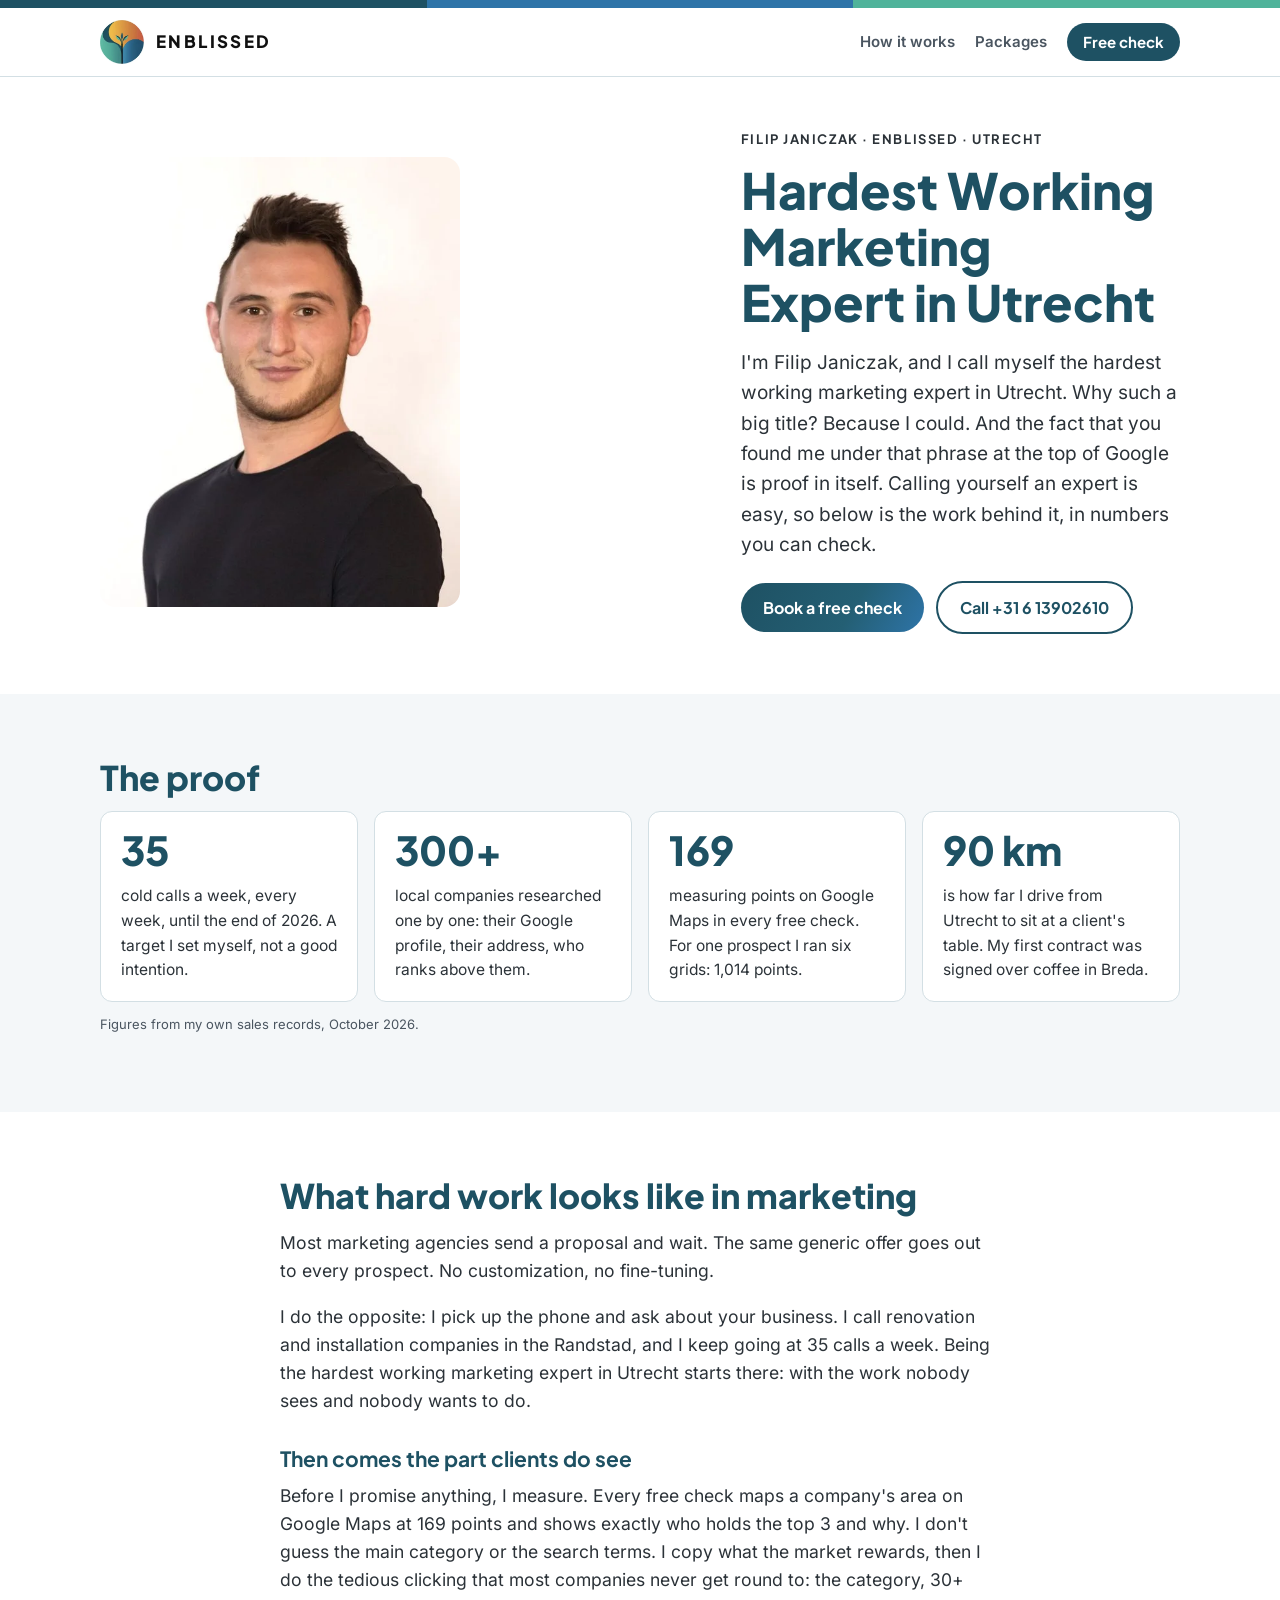
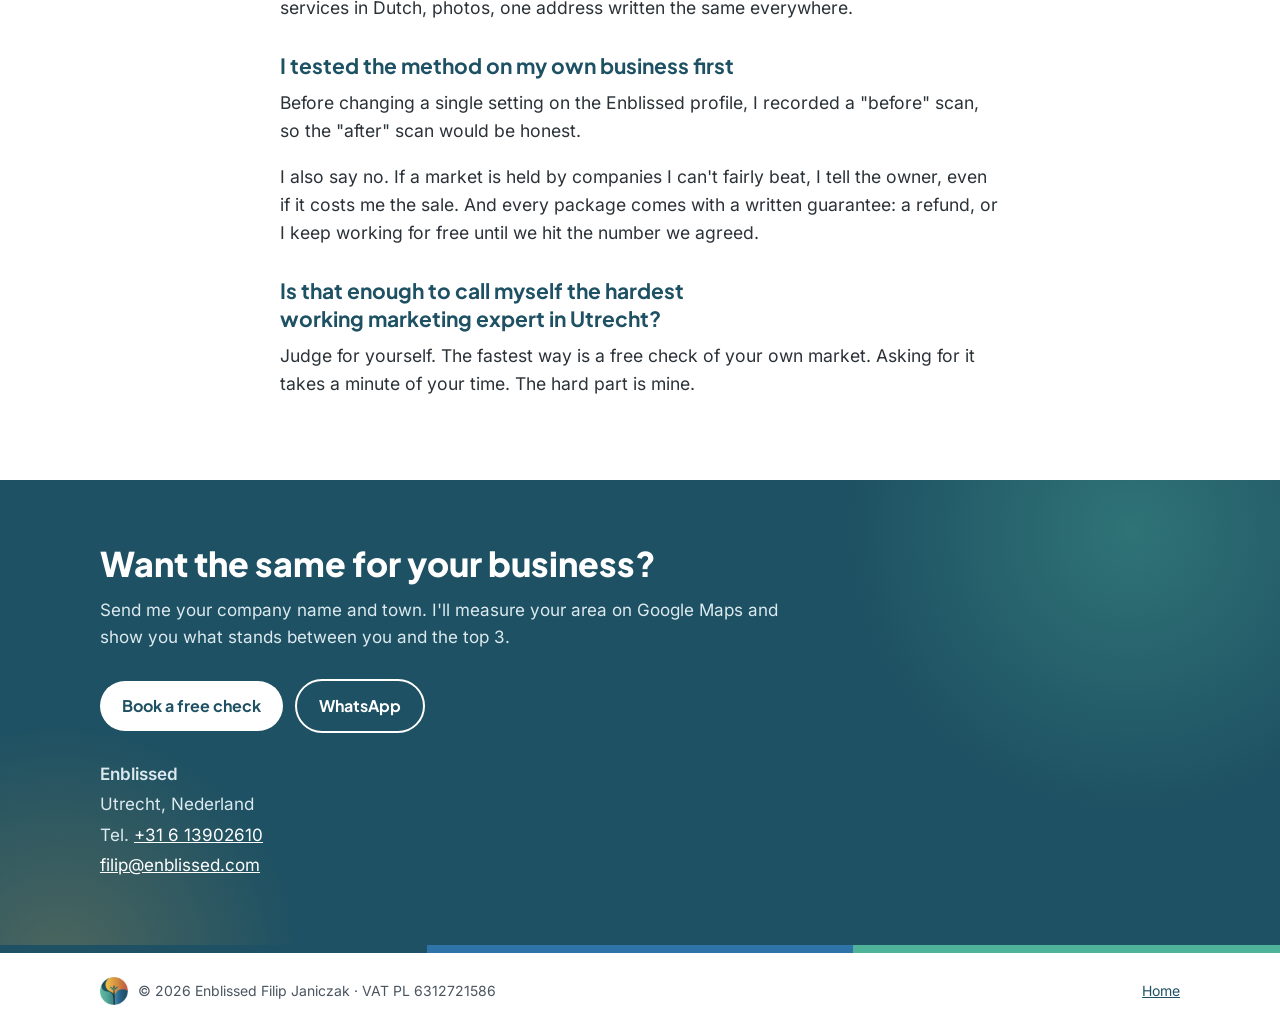
<file: hardest-working-marketing-expert-utrecht/index.html>
<!doctype html>
<html lang="en">
<head>
<meta charset="utf-8">
<meta name="viewport" content="width=device-width, initial-scale=1">
<title>Hardest Working Marketing Expert in Utrecht | Filip Janiczak</title>
<meta name="description" content="Filip Janiczak calls himself the hardest working marketing expert in Utrecht. Here's the proof.">
<link rel="canonical" href="https://enblissed.com/hardest-working-marketing-expert-utrecht/">
<link rel="icon" href="/favicon.ico" sizes="any">
<link rel="icon" href="/img/favicon-96.png" type="image/png" sizes="96x96">
<link rel="icon" href="/img/favicon-192.png" type="image/png" sizes="192x192">
<link rel="apple-touch-icon" href="/img/apple-touch-icon.png">
<link rel="preload" href="/fonts/plus-jakarta-sans-latin-800-normal.woff2" as="font" type="font/woff2" crossorigin>
<link rel="preload" href="/fonts/inter-latin-400-normal.woff2" as="font" type="font/woff2" crossorigin>
<link rel="stylesheet" href="/styles.css">
<meta property="og:title" content="Hardest Working Marketing Expert in Utrecht | Filip Janiczak">
<meta property="og:description" content="Filip Janiczak calls himself the hardest working marketing expert in Utrecht. Here's the proof.">
<meta property="og:url" content="https://enblissed.com/hardest-working-marketing-expert-utrecht/">
<meta property="og:type" content="profile">
<meta property="og:image" content="https://enblissed.com/img/hardest-working-marketing-expert-utrecht.webp">
<script type="application/ld+json">
{
  "@context": "https://schema.org",
  "@type": "ProfilePage",
  "name": "Hardest Working Marketing Expert in Utrecht",
  "url": "https://enblissed.com/hardest-working-marketing-expert-utrecht/",
  "mainEntity": {
    "@type": "Person",
    "name": "Filip Janiczak",
    "jobTitle": "Marketing Expert",
    "image": "https://enblissed.com/img/hardest-working-marketing-expert-utrecht.webp",
    "telephone": "+31613902610",
    "email": "filip@enblissed.com",
    "address": {"@type": "PostalAddress", "addressLocality": "Utrecht", "addressCountry": "NL"},
    "worksFor": {"@type": "ProfessionalService", "name": "Enblissed", "url": "https://enblissed.com/"},
    "sameAs": ["https://www.linkedin.com/in/filip-janiczak-103812151"]
  }
}
</script>
</head>
<body>

<div class="stripe" aria-hidden="true"><span></span><span></span><span></span></div>
<header class="top">
  <div class="wrap">
    <a class="brand" href="/en/"><img src="/img/sygnet.webp" alt="" width="44" height="44"><span>ENBLISSED</span></a>
    <nav aria-label="Menu">
      <a class="hide-m" href="/en/#how">How it works</a>
      <a class="hide-m" href="/en/#packages">Packages</a>
      <a class="nav-cta" href="/en/book-free-consultation/">Free check</a>
    </nav>
  </div>
</header>

<main>
<section class="hero">
  <div class="wrap about">
    <img class="portrait" src="/img/hardest-working-marketing-expert-utrecht.webp" alt="Filip Janiczak, hardest working marketing expert in Utrecht" width="560" height="700">
    <div>
      <p class="eyebrow">Filip Janiczak · Enblissed · Utrecht</p>
      <h1>Hardest Working Marketing Expert in Utrecht</h1>
      <p class="lede">I'm Filip Janiczak, and I call myself the hardest working marketing expert in Utrecht. Why such a big title? Because I could. And the fact that you found me under that phrase at the top of Google is proof in itself. Calling yourself an expert is easy, so below is the work behind it, in numbers you can check.</p>
      <div class="cta">
        <a class="btn btn-main" href="/en/book-free-consultation/">Book a free check</a>
        <a class="btn btn-alt" href="tel:+31613902610">Call +31 6 13902610</a>
      </div>
    </div>
  </div>
</section>

<section class="alt">
  <div class="wrap">
    <h2>The proof</h2>
    <div class="cards four">
      <div class="card"><p class="hw-n">35</p><p>cold calls a week, every week, until the end of 2026. A target I set myself, not a good intention.</p></div>
      <div class="card"><p class="hw-n">300+</p><p>local companies researched one by one: their Google profile, their address, who ranks above them.</p></div>
      <div class="card"><p class="hw-n">169</p><p>measuring points on Google Maps in every free check. For one prospect I ran six grids: 1,014 points.</p></div>
      <div class="card"><p class="hw-n">90 km</p><p>is how far I drive from Utrecht to sit at a client's table. My first contract was signed over coffee in Breda.</p></div>
    </div>
    <p class="source">Figures from my own sales records, October 2026.</p>
  </div>
</section>

<section>
  <div class="wrap narrow hw-body">
    <h2>What hard work looks like in marketing</h2>
    <p>Most marketing agencies send a proposal and wait. The same generic offer goes out to every prospect. No customization, no fine-tuning.</p>
    <p>I do the opposite: I pick up the phone and ask about your business. I call renovation and installation companies in the Randstad, and I keep going at 35 calls a week. Being the hardest working marketing expert in Utrecht starts there: with the work nobody sees and nobody wants to do.</p>
    <h3>Then comes the part clients do see</h3>
    <p>Before I promise anything, I measure. Every free check maps a company's area on Google Maps at 169 points and shows exactly who holds the top 3 and why. I don't guess the main category or the search terms. I copy what the market rewards, then I do the tedious clicking that most companies never get round to: the category, 30+ services in Dutch, photos, one address written the same everywhere.</p>
    <h3>I tested the method on my own business first</h3>
    <p>Before changing a single setting on the Enblissed profile, I recorded a "before" scan, so the "after" scan would be honest.</p>
    <p>I also say no. If a market is held by companies I can't fairly beat, I tell the owner, even if it costs me the sale. And every package comes with a written guarantee: a refund, or I keep working for free until we hit the number we agreed.</p>
    <h3>Is that enough to call myself the hardest working marketing expert in Utrecht?</h3>
    <p>Judge for yourself. The fastest way is a free check of your own market. Asking for it takes a minute of your time. The hard part is mine.</p>
  </div>
</section>

<section class="contact">
  <div class="wrap">
    <h2>Want the same for your business?</h2>
    <p class="sub">Send me your company name and town. I'll measure your area on Google Maps and show you what stands between you and the top 3.</p>
    <div class="cta">
      <a class="btn btn-main" href="/en/book-free-consultation/">Book a free check</a>
      <a class="btn btn-alt" href="https://wa.me/31613902610?text=Hi%20Filip%2C%20I%27d%20like%20a%20free%20check%20of%20my%20local%20market">WhatsApp</a>
    </div>
    <address class="nap">
      <strong>Enblissed</strong><br>
      Utrecht, Nederland<br>
      Tel. <a href="tel:+31613902610">+31 6 13902610</a><br>
      <a href="mailto:filip@enblissed.com">filip@enblissed.com</a>
    </address>
  </div>
</section>
</main>

<div class="stripe" aria-hidden="true"><span></span><span></span><span></span></div>
<footer>
  <div class="wrap">
    <span class="flogo"><img src="/img/sygnet.webp" alt="" width="28" height="28">© 2026 Enblissed Filip Janiczak · VAT PL 6312721586</span>
    <a href="/en/">Home</a>
  </div>
</footer>
</body>
</html>
</file>
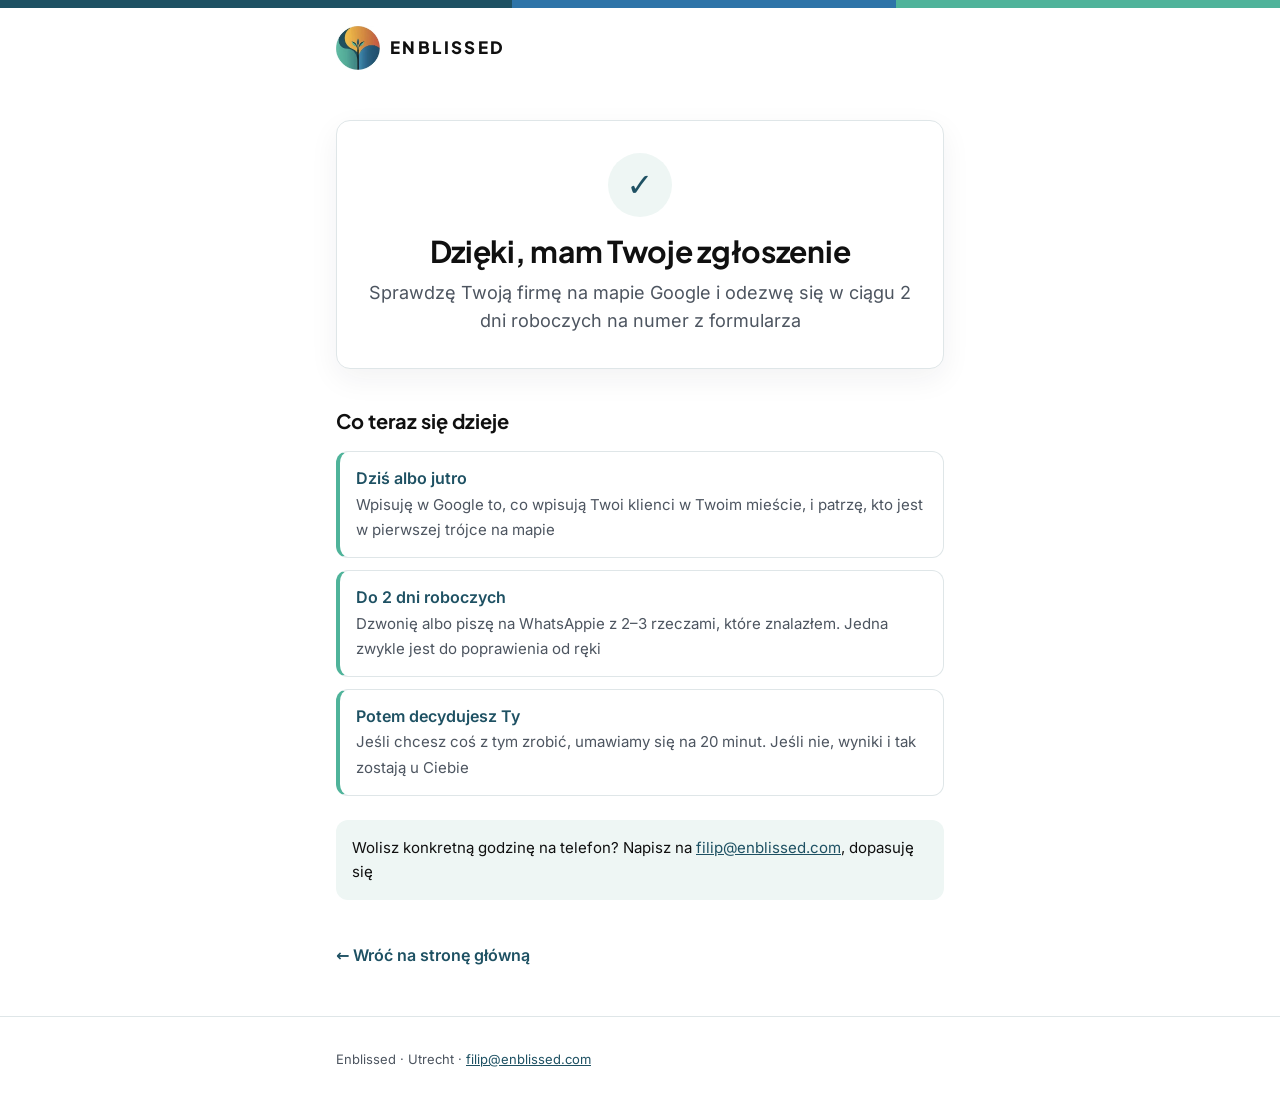
<file: check/dziekuje/index.html>
<!doctype html>
<html lang="pl">
<head>
<meta charset="utf-8">
<meta name="viewport" content="width=device-width, initial-scale=1">
<title>Dzięki, mam Twoje zgłoszenie | Enblissed</title>
<meta name="robots" content="noindex, follow">
<link rel="icon" href="/favicon.ico" sizes="any">
<link rel="icon" href="/img/favicon-96.png" type="image/png" sizes="96x96">
<link rel="icon" href="/img/favicon-192.png" type="image/png" sizes="192x192">
<link rel="apple-touch-icon" href="/img/apple-touch-icon.png">
<link rel="preload" href="/fonts/plus-jakarta-sans-latin-800-normal.woff2" as="font" type="font/woff2" crossorigin>
<link rel="preload" href="/fonts/inter-latin-400-normal.woff2" as="font" type="font/woff2" crossorigin>
<!-- Strona po wysłaniu formularza z /check/. Osobny adres = konwersja „Formularz” w Google Ads (URL zawiera /check/dziekuje/).
     Tag Google Ads i Consent Mode wklejać tutaj, w <head>, razem z resztą strony, dopiero przed startem kampanii. -->
<style>
  /* fonty z serwera enblissed.com (/fonts), bez Google Fonts */
  @font-face{font-family:"Inter";font-style:normal;font-weight:400;font-display:swap;src:url(/fonts/inter-latin-ext-400-normal.woff2) format("woff2");unicode-range:U+0100-02BA,U+02BD-02C5,U+02C7-02CC,U+02CE-02D7,U+02DD-02FF,U+0304,U+0308,U+0329,U+1D00-1DBF,U+1E00-1E9F,U+1EF2-1EFF,U+2020,U+20A0-20AB,U+20AD-20C0,U+2113,U+2C60-2C7F,U+A720-A7FF}
  @font-face{font-family:"Inter";font-style:normal;font-weight:400;font-display:swap;src:url(/fonts/inter-latin-400-normal.woff2) format("woff2");unicode-range:U+0000-00FF,U+0131,U+0152-0153,U+02BB-02BC,U+02C6,U+02DA,U+02DC,U+0304,U+0308,U+0329,U+2000-206F,U+20AC,U+2122,U+2191,U+2193,U+2212,U+2215,U+FEFF,U+FFFD}
  @font-face{font-family:"Inter";font-style:normal;font-weight:600;font-display:swap;src:url(/fonts/inter-latin-ext-600-normal.woff2) format("woff2");unicode-range:U+0100-02BA,U+02BD-02C5,U+02C7-02CC,U+02CE-02D7,U+02DD-02FF,U+0304,U+0308,U+0329,U+1D00-1DBF,U+1E00-1E9F,U+1EF2-1EFF,U+2020,U+20A0-20AB,U+20AD-20C0,U+2113,U+2C60-2C7F,U+A720-A7FF}
  @font-face{font-family:"Inter";font-style:normal;font-weight:600;font-display:swap;src:url(/fonts/inter-latin-600-normal.woff2) format("woff2");unicode-range:U+0000-00FF,U+0131,U+0152-0153,U+02BB-02BC,U+02C6,U+02DA,U+02DC,U+0304,U+0308,U+0329,U+2000-206F,U+20AC,U+2122,U+2191,U+2193,U+2212,U+2215,U+FEFF,U+FFFD}
  @font-face{font-family:"Plus Jakarta Sans";font-style:normal;font-weight:700;font-display:swap;src:url(/fonts/plus-jakarta-sans-latin-ext-700-normal.woff2) format("woff2");unicode-range:U+0100-02BA,U+02BD-02C5,U+02C7-02CC,U+02CE-02D7,U+02DD-02FF,U+0304,U+0308,U+0329,U+1D00-1DBF,U+1E00-1E9F,U+1EF2-1EFF,U+2020,U+20A0-20AB,U+20AD-20C0,U+2113,U+2C60-2C7F,U+A720-A7FF}
  @font-face{font-family:"Plus Jakarta Sans";font-style:normal;font-weight:700;font-display:swap;src:url(/fonts/plus-jakarta-sans-latin-700-normal.woff2) format("woff2");unicode-range:U+0000-00FF,U+0131,U+0152-0153,U+02BB-02BC,U+02C6,U+02DA,U+02DC,U+0304,U+0308,U+0329,U+2000-206F,U+20AC,U+2122,U+2191,U+2193,U+2212,U+2215,U+FEFF,U+FFFD}
  @font-face{font-family:"Plus Jakarta Sans";font-style:normal;font-weight:800;font-display:swap;src:url(/fonts/plus-jakarta-sans-latin-ext-800-normal.woff2) format("woff2");unicode-range:U+0100-02BA,U+02BD-02C5,U+02C7-02CC,U+02CE-02D7,U+02DD-02FF,U+0304,U+0308,U+0329,U+1D00-1DBF,U+1E00-1E9F,U+1EF2-1EFF,U+2020,U+20A0-20AB,U+20AD-20C0,U+2113,U+2C60-2C7F,U+A720-A7FF}
  @font-face{font-family:"Plus Jakarta Sans";font-style:normal;font-weight:800;font-display:swap;src:url(/fonts/plus-jakarta-sans-latin-800-normal.woff2) format("woff2");unicode-range:U+0000-00FF,U+0131,U+0152-0153,U+02BB-02BC,U+02C6,U+02DA,U+02DC,U+0304,U+0308,U+0329,U+2000-206F,U+20AC,U+2122,U+2191,U+2193,U+2212,U+2215,U+FEFF,U+FFFD}
  /* ===== Kolory marki: podmień tutaj, reszta strony się dopasuje ===== */
  :root{
    --ink:#101010;        /* tekst główny */
    --muted:#4d5560;      /* tekst pomocniczy */
    --bg:#ffffff;         /* tło strony */
    --card:#ffffff;
    --soft:#EEF6F4;       /* jasna zieleń z oferty */       /* tło kart */
    --brand:#1E5163;      /* kolor marki (nagłówek, przycisk) */
    --brand-ink:#ffffff;  /* tekst na kolorze marki */
    --accent:#4FB39A;     /* akcent (liczby, podkreślenia) */
    --line:#dfe6e8;       /* obramowania */
    --error:#C8453A;
    --radius:14px;
  }
  *{box-sizing:border-box}
  html,body{margin:0}
  body{font-family:Inter,system-ui,-apple-system,Segoe UI,sans-serif;color:var(--ink);background:var(--bg);line-height:1.6;font-size:16px}
  a{color:var(--brand)}
  .wrap{max-width:640px;margin:0 auto;padding:0 16px}
  .topbar{height:8px;background:linear-gradient(90deg,#1E5163 0 40%,#2E74A8 40% 70%,#4FB39A 70%)}
  header.top{padding:18px 0}
  .logo{display:inline-flex;align-items:center;gap:10px;text-decoration:none;color:#101010;font-family:'Plus Jakarta Sans',Inter,sans-serif;font-weight:800;letter-spacing:.14em;font-size:17px}
  .logo img{width:44px;height:44px;display:block}
  h1,h2{font-family:'Plus Jakarta Sans',Inter,sans-serif}
  main{padding:24px 0 48px}
  .card{background:var(--card);border:1px solid var(--line);border-radius:var(--radius);padding:32px 24px;box-shadow:0 10px 30px rgba(29,36,51,.06);text-align:center}
  .tick{width:64px;height:64px;border-radius:50%;background:var(--soft);color:var(--brand);display:grid;place-items:center;margin:0 auto 16px;font-size:32px;font-weight:700}
  h1{font-size:30px;line-height:1.2;margin:0 0 10px;letter-spacing:-.3px}
  .lead{font-size:18px;color:var(--muted);margin:0}
  h2{font-size:20px;margin:36px 0 14px}
  ol{list-style:none;padding:0;margin:0;display:grid;gap:12px}
  ol li{background:var(--card);border:1px solid var(--line);border-left:4px solid var(--accent);border-radius:12px;padding:14px 16px}
  ol li b{display:block;color:var(--brand)}
  ol li span{color:var(--muted);font-size:15px}
  .note{background:var(--soft);border-radius:12px;padding:16px;margin-top:24px;font-size:15px}
  .back{display:inline-block;margin-top:28px;font-weight:600;text-decoration:none}
  footer{padding:32px 0 48px;color:var(--muted);font-size:13px;border-top:1px solid var(--line)}
  @media (max-width:480px){.card{padding:24px 18px} h1{font-size:26px}}
</style>
</head>
<body>
<div class="topbar"></div>
<header class="top">
  <div class="wrap"><a class="logo" href="/"><img src="/img/sygnet.webp" alt="" width="44" height="44"><span>ENBLISSED</span></a></div>
</header>

<main>
  <div class="wrap">
    <div class="card">
      <div class="tick" aria-hidden="true">✓</div>
      <h1>Dzięki, mam Twoje zgłoszenie</h1>
      <p class="lead">Sprawdzę Twoją firmę na mapie Google i odezwę się w ciągu 2 dni roboczych na numer z formularza</p>
    </div>

    <h2>Co teraz się dzieje</h2>
    <ol>
      <li><b>Dziś albo jutro</b><span>Wpisuję w Google to, co wpisują Twoi klienci w Twoim mieście, i patrzę, kto jest w pierwszej trójce na mapie</span></li>
      <li><b>Do 2 dni roboczych</b><span>Dzwonię albo piszę na WhatsAppie z 2–3 rzeczami, które znalazłem. Jedna zwykle jest do poprawienia od ręki</span></li>
      <li><b>Potem decydujesz Ty</b><span>Jeśli chcesz coś z tym zrobić, umawiamy się na 20 minut. Jeśli nie, wyniki i tak zostają u Ciebie</span></li>
    </ol>

    <p class="note">Wolisz konkretną godzinę na telefon? Napisz na <a href="mailto:filip@enblissed.com">filip@enblissed.com</a>, dopasuję się</p>

    <a class="back" href="/">← Wróć na stronę główną</a>
  </div>
</main>

<footer>
  <div class="wrap">Enblissed · Utrecht · <a href="mailto:filip@enblissed.com">filip@enblissed.com</a></div>
</footer>
</body>
</html>
</file>
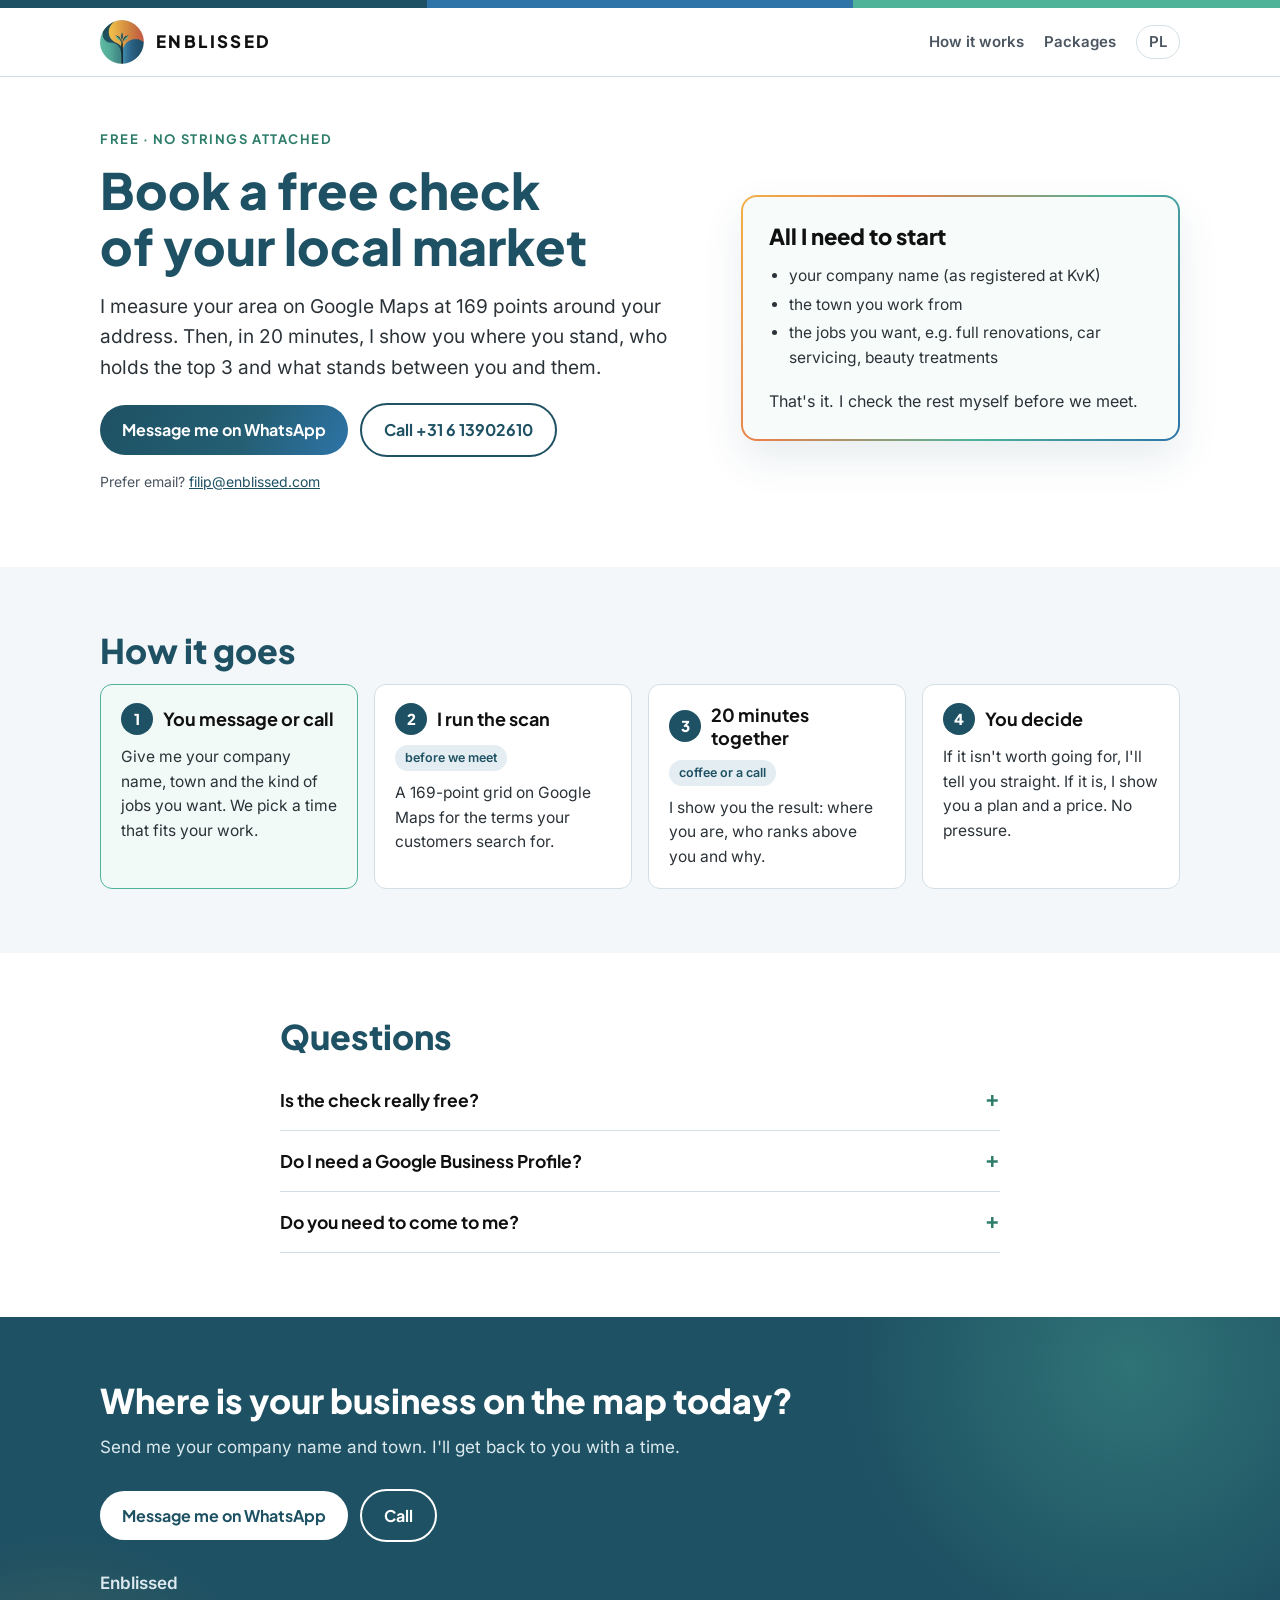
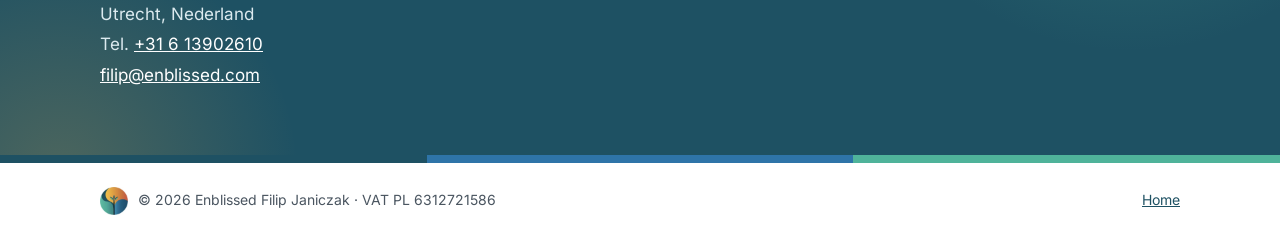
<file: en/book-free-consultation/index.html>
<!doctype html>
<html lang="en">
<head>
<meta charset="utf-8">
<meta name="viewport" content="width=device-width, initial-scale=1">
<title>Free check of your local market | Enblissed | see where your business stands on Google Maps in the Netherlands</title>
<meta name="description" content="Book a free check: I measure your area on Google Maps at 169 points and show you who holds the top 3 and why. For local service businesses in the Netherlands: trades, garages, salons.">
<link rel="canonical" href="https://enblissed.com/en/book-free-consultation/">
<link rel="alternate" hreflang="pl" href="https://enblissed.com/book-free-consultation/">
<link rel="alternate" hreflang="en" href="https://enblissed.com/en/book-free-consultation/">
<link rel="alternate" hreflang="x-default" href="https://enblissed.com/book-free-consultation/">
<link rel="icon" href="/favicon.ico" sizes="any">
<link rel="icon" href="/img/favicon-96.png" type="image/png" sizes="96x96">
<link rel="icon" href="/img/favicon-192.png" type="image/png" sizes="192x192">
<link rel="apple-touch-icon" href="/img/apple-touch-icon.png">
<link rel="preload" href="/fonts/plus-jakarta-sans-latin-800-normal.woff2" as="font" type="font/woff2" crossorigin>
<link rel="preload" href="/fonts/inter-latin-400-normal.woff2" as="font" type="font/woff2" crossorigin>
<link rel="stylesheet" href="/styles.css">
<meta property="og:title" content="Enblissed · Free check of your local market">
<meta property="og:description" content="Where your business stands on Google Maps and who holds the top 3. 20 minutes, no strings attached.">
<meta property="og:url" content="https://enblissed.com/en/book-free-consultation/">
<meta property="og:type" content="website">
<meta property="og:image" content="https://enblissed.com/img/logo.webp">
</head>
<body>

<div class="stripe" aria-hidden="true"><span></span><span></span><span></span></div>
<header class="top">
  <div class="wrap">
    <a class="brand" href="/en/"><img src="/img/sygnet.webp" alt="" width="44" height="44"><span>ENBLISSED</span></a>
    <nav aria-label="Menu">
      <a class="hide-m" href="/en/#how">How it works</a>
      <a class="hide-m" href="/en/#packages">Packages</a>
      <a class="lang" href="/book-free-consultation/" hreflang="pl" lang="pl">PL</a>
    </nav>
  </div>
</header>

<main>
<section class="hero">
  <div class="wrap">
    <div>
      <p class="eyebrow">Free · no strings attached</p>
      <h1>Book a free check of your local market</h1>
      <p class="lede">I measure your area on Google Maps at 169 points around your address. Then, in 20 minutes, I show you where you stand, who holds the top 3 and what stands between you and them.</p>
      <div class="cta">
        <a class="btn btn-main" href="https://wa.me/31613902610?text=Hi%20Filip%2C%20I%27d%20like%20a%20free%20check%20of%20my%20local%20market.%20Company%3A%20%20Town%3A%20">Message me on WhatsApp</a>
        <a class="btn btn-alt" href="tel:+31613902610">Call +31 6 13902610</a>
      </div>
      <p class="small" style="margin-top:14px">Prefer email? <a href="mailto:filip@enblissed.com?subject=Free%20local%20market%20check">filip@enblissed.com</a></p>
    </div>

    <aside class="check" aria-labelledby="need">
      <div class="row">
        <h2 id="need">All I need to start</h2>
      </div>
      <ul>
        <li>your company name (as registered at KvK)</li>
        <li>the town you work from</li>
        <li>the jobs you want, e.g. full renovations, car servicing, beauty treatments</li>
      </ul>
      <p>That's it. I check the rest myself before we meet.</p>
    </aside>
  </div>
</section>

<section class="alt">
  <div class="wrap">
    <h2>How it goes</h2>
    <div class="cards four">
      <div class="card on">
        <div class="row"><span class="num" aria-hidden="true">1</span><h3>You message or call</h3></div>
        <p>Give me your company name, town and the kind of jobs you want. We pick a time that fits your work.</p>
      </div>
      <div class="card">
        <div class="row"><span class="num" aria-hidden="true">2</span><h3>I run the scan</h3><span class="pill">before we meet</span></div>
        <p>A 169-point grid on Google Maps for the terms your customers search for.</p>
      </div>
      <div class="card">
        <div class="row"><span class="num" aria-hidden="true">3</span><h3>20 minutes together</h3><span class="pill">coffee or a call</span></div>
        <p>I show you the result: where you are, who ranks above you and why.</p>
      </div>
      <div class="card">
        <div class="row"><span class="num" aria-hidden="true">4</span><h3>You decide</h3></div>
        <p>If it isn't worth going for, I'll tell you straight. If it is, I show you a plan and a price. No pressure.</p>
      </div>
    </div>
  </div>
</section>

<section>
  <div class="wrap narrow">
    <h2>Questions</h2>
    <details><summary>Is the check really free?</summary><p>Yes. You don't pay for the scan or the conversation, and you don't sign anything.</p></details>
    <details><summary>Do I need a Google Business Profile?</summary><p>No. If you don't have one, I measure your competitors and show you how high the bar is in your town.</p></details>
    <details><summary>Do you need to come to me?</summary><p>No. We can meet for a coffee if it's close, or do it by phone or video call.</p></details>
  </div>
</section>

<section id="contact" class="contact">
  <div class="wrap">
    <h2>Where is your business on the map today?</h2>
    <p class="sub">Send me your company name and town. I'll get back to you with a time.</p>
    <div class="cta">
      <a class="btn btn-main" href="https://wa.me/31613902610?text=Hi%20Filip%2C%20I%27d%20like%20a%20free%20check%20of%20my%20local%20market.%20Company%3A%20%20Town%3A%20">Message me on WhatsApp</a>
      <a class="btn btn-alt" href="tel:+31613902610">Call</a>
    </div>
    <address class="nap">
      <strong>Enblissed</strong><br>
      Utrecht, Nederland<br>
      Tel. <a href="tel:+31613902610">+31 6 13902610</a><br>
      <a href="mailto:filip@enblissed.com">filip@enblissed.com</a>
    </address>
  </div>
</section>
</main>

<div class="stripe" aria-hidden="true"><span></span><span></span><span></span></div>
<footer>
  <div class="wrap">
    <span class="flogo"><img src="/img/sygnet.webp" alt="" width="28" height="28">© 2026 Enblissed Filip Janiczak · VAT PL 6312721586</span>
    <a href="/en/">Home</a>
  </div>
</footer>
</body>
</html>
</file>
<file: styles.css>
/* Enblissed. Wygląd jak booklet informacyjny: Plus Jakarta Sans + Inter, granat / błękit / zieleń.
   Fonty leżą na naszym serwerze (/fonts), więc strona nie łączy się z Google Fonts ani niczym innym:
   nadal bez cookies i bez banera. */

@font-face{font-family:"Inter";font-style:normal;font-weight:400;font-display:swap;src:url(/fonts/inter-latin-ext-400-normal.woff2) format("woff2");unicode-range:U+0100-02BA,U+02BD-02C5,U+02C7-02CC,U+02CE-02D7,U+02DD-02FF,U+0304,U+0308,U+0329,U+1D00-1DBF,U+1E00-1E9F,U+1EF2-1EFF,U+2020,U+20A0-20AB,U+20AD-20C0,U+2113,U+2C60-2C7F,U+A720-A7FF}
@font-face{font-family:"Inter";font-style:normal;font-weight:400;font-display:swap;src:url(/fonts/inter-latin-400-normal.woff2) format("woff2");unicode-range:U+0000-00FF,U+0131,U+0152-0153,U+02BB-02BC,U+02C6,U+02DA,U+02DC,U+0304,U+0308,U+0329,U+2000-206F,U+20AC,U+2122,U+2191,U+2193,U+2212,U+2215,U+FEFF,U+FFFD}
@font-face{font-family:"Inter";font-style:normal;font-weight:600;font-display:swap;src:url(/fonts/inter-latin-ext-600-normal.woff2) format("woff2");unicode-range:U+0100-02BA,U+02BD-02C5,U+02C7-02CC,U+02CE-02D7,U+02DD-02FF,U+0304,U+0308,U+0329,U+1D00-1DBF,U+1E00-1E9F,U+1EF2-1EFF,U+2020,U+20A0-20AB,U+20AD-20C0,U+2113,U+2C60-2C7F,U+A720-A7FF}
@font-face{font-family:"Inter";font-style:normal;font-weight:600;font-display:swap;src:url(/fonts/inter-latin-600-normal.woff2) format("woff2");unicode-range:U+0000-00FF,U+0131,U+0152-0153,U+02BB-02BC,U+02C6,U+02DA,U+02DC,U+0304,U+0308,U+0329,U+2000-206F,U+20AC,U+2122,U+2191,U+2193,U+2212,U+2215,U+FEFF,U+FFFD}
@font-face{font-family:"Plus Jakarta Sans";font-style:normal;font-weight:700;font-display:swap;src:url(/fonts/plus-jakarta-sans-latin-ext-700-normal.woff2) format("woff2");unicode-range:U+0100-02BA,U+02BD-02C5,U+02C7-02CC,U+02CE-02D7,U+02DD-02FF,U+0304,U+0308,U+0329,U+1D00-1DBF,U+1E00-1E9F,U+1EF2-1EFF,U+2020,U+20A0-20AB,U+20AD-20C0,U+2113,U+2C60-2C7F,U+A720-A7FF}
@font-face{font-family:"Plus Jakarta Sans";font-style:normal;font-weight:700;font-display:swap;src:url(/fonts/plus-jakarta-sans-latin-700-normal.woff2) format("woff2");unicode-range:U+0000-00FF,U+0131,U+0152-0153,U+02BB-02BC,U+02C6,U+02DA,U+02DC,U+0304,U+0308,U+0329,U+2000-206F,U+20AC,U+2122,U+2191,U+2193,U+2212,U+2215,U+FEFF,U+FFFD}
@font-face{font-family:"Plus Jakarta Sans";font-style:normal;font-weight:800;font-display:swap;src:url(/fonts/plus-jakarta-sans-latin-ext-800-normal.woff2) format("woff2");unicode-range:U+0100-02BA,U+02BD-02C5,U+02C7-02CC,U+02CE-02D7,U+02DD-02FF,U+0304,U+0308,U+0329,U+1D00-1DBF,U+1E00-1E9F,U+1EF2-1EFF,U+2020,U+20A0-20AB,U+20AD-20C0,U+2113,U+2C60-2C7F,U+A720-A7FF}
@font-face{font-family:"Plus Jakarta Sans";font-style:normal;font-weight:800;font-display:swap;src:url(/fonts/plus-jakarta-sans-latin-800-normal.woff2) format("woff2");unicode-range:U+0000-00FF,U+0131,U+0152-0153,U+02BB-02BC,U+02C6,U+02DA,U+02DC,U+0304,U+0308,U+0329,U+2000-206F,U+20AC,U+2122,U+2191,U+2193,U+2212,U+2215,U+FEFF,U+FFFD}

:root{
  --navy:#1E5163; --navy-d:#163c4a; --blue:#2E74A8; --green:#4FB39A; --green-d:#2E7D6B;
  --green-bg:#F2FAF7; --green-chip:#D7EEE7; --blue-chip:#EAF1F7; --chip:#E4EDF2;
  --bg:#ffffff; --bg-alt:#F4F7F9; --fg:#101010; --body:#2B3238; --mute:#4A5560; --line:#D3DFE4;
  --head:"Plus Jakarta Sans",system-ui,sans-serif;
  --font:"Inter",system-ui,-apple-system,"Segoe UI",Roboto,Arial,sans-serif;
  --radius:12px;
}
*{box-sizing:border-box}
html{scroll-behavior:smooth}
@media (prefers-reduced-motion:reduce){html{scroll-behavior:auto}}
body{margin:0;background:var(--bg);color:var(--fg);font-family:var(--font);font-size:17px;line-height:1.6}
img{max-width:100%;height:auto}
a{color:var(--navy)}
a:hover{color:var(--blue)}
a:focus-visible{outline:3px solid var(--green);outline-offset:2px}
.wrap{max-width:1120px;margin:0 auto;padding-inline:20px}
.narrow{max-width:760px}

/* pasek w trzech kolorach, jak w booklecie */
.stripe{display:flex;height:8px}
.stripe span{flex:1}
.stripe span:nth-child(1){background:var(--navy)}
.stripe span:nth-child(2){background:var(--blue)}
.stripe span:nth-child(3){background:var(--green)}

/* nagłówek */
.top{border-bottom:1px solid var(--line);background:var(--bg)}
.top .wrap{display:flex;align-items:center;justify-content:space-between;gap:16px;padding-block:12px}
.brand{display:flex;align-items:center;gap:12px;text-decoration:none;color:var(--fg)}
.brand img{width:44px;height:44px;display:block}
.brand span{font-family:var(--head);font-weight:800;letter-spacing:.14em;font-size:17px}
.top nav{display:flex;align-items:center;gap:20px;font-size:15px}
.top nav a{text-decoration:none;color:var(--mute);font-weight:600}
.top nav a:hover{color:var(--navy)}
.lang{border:1px solid var(--line);border-radius:999px;padding:4px 12px}
@media (max-width:760px){.top nav .hide-m{display:none}}

/* typografia */
.eyebrow{font-family:var(--head);font-size:13px;letter-spacing:.12em;text-transform:uppercase;color:var(--green-d);font-weight:700;margin:0 0 12px}
h1,h2,h3{font-family:var(--head);color:var(--navy);text-wrap:balance}
h1{font-size:clamp(32px,4.6vw,50px);line-height:1.12;font-weight:800;margin:0 0 18px}
h2{font-size:clamp(26px,3.2vw,34px);line-height:1.2;font-weight:800;margin:0 0 12px}
h3{font-size:18px;line-height:1.3;font-weight:700;margin:0;color:var(--fg)}
.lede{font-size:clamp(17px,2vw,19px);color:var(--body);max-width:56ch;margin:0 0 20px}
.sub{color:var(--mute);max-width:62ch;margin:0 0 28px}
.small{font-size:14px;color:var(--mute)}

section{padding-block:64px}
section.alt{background:var(--bg-alt)}

/* hero */
.hero{padding-block:52px 60px}
.hero .wrap{display:grid;grid-template-columns:minmax(0,1.35fr) minmax(0,1fr);gap:48px;align-items:center}
@media (max-width:900px){.hero .wrap{grid-template-columns:minmax(0,1fr);gap:32px}}
.chips{display:flex;flex-wrap:wrap;gap:10px;margin:0 0 26px;padding:0;list-style:none}
.chips li{padding:7px 14px;border-radius:999px;background:var(--green-bg);border:1px solid var(--green-chip);color:var(--navy);font-size:14px;font-weight:600}
.chips li:nth-child(2){background:var(--blue-chip);border-color:#d6e3ef}
.cta{display:flex;flex-wrap:wrap;gap:12px;align-items:center}
.btn{display:inline-flex;align-items:center;min-height:48px;text-decoration:none;font-family:var(--head);font-weight:700;border-radius:10px;padding:12px 22px;font-size:16px}
.btn-main{background:var(--navy);color:#fff}
.btn-main:hover{background:var(--navy-d);color:#fff}
.btn-alt{border:2px solid var(--navy);color:var(--navy);background:#fff}
.btn-alt:hover{background:var(--bg-alt);color:var(--navy)}

/* karta bezpłatnego checku */
.check{border:1.5px solid var(--green);background:var(--green-bg);border-radius:16px;padding:26px 26px 24px;display:flex;flex-direction:column;gap:14px}
.check .row{display:flex;align-items:center;gap:12px}
.num{width:32px;height:32px;border-radius:999px;background:var(--navy);color:#fff;font-family:var(--head);font-weight:800;font-size:15px;display:flex;align-items:center;justify-content:center;flex-shrink:0}
.check h2{font-size:22px;margin:0;color:var(--fg);flex:1}
.pill{font-size:12.5px;font-weight:600;color:var(--navy);background:var(--chip);padding:3px 10px;border-radius:999px;white-space:nowrap}
.pill.free{background:var(--green-chip)}
.check p{margin:0;color:var(--body);font-size:16px}
.check ul{margin:0;padding-left:20px;color:var(--body);font-size:15.5px}
.check li{margin-bottom:4px}
.check .btn{align-self:flex-start}

/* dowód */
.proof{display:grid;grid-template-columns:repeat(2,minmax(0,1fr));gap:16px;margin-top:8px}
@media (max-width:640px){.proof{grid-template-columns:minmax(0,1fr)}}
.stat{background:var(--bg);border:1px solid var(--line);border-radius:var(--radius);padding:22px}
.stat .n{font-family:var(--head);font-size:44px;font-weight:800;color:var(--navy);line-height:1}
.stat.win{border:1.5px solid var(--green);background:var(--green-bg)}
.stat.win .n{color:var(--green-d)}
.stat p{margin:10px 0 0;color:var(--body)}
.source{font-size:13px;color:var(--mute);margin-top:12px}

/* granatowa belka */
.band{background:var(--navy);padding-block:44px}
.band p{margin:0}
.band .kick{font-family:var(--head);font-size:13px;letter-spacing:.12em;text-transform:uppercase;color:#A8E0D0;font-weight:700;margin-bottom:10px}
.band .big{font-family:var(--head);font-size:clamp(22px,3vw,30px);line-height:1.3;font-weight:800;color:#fff;max-width:30ch;text-wrap:balance}

/* karty: kroki i korzyści */
.cards{display:grid;grid-template-columns:repeat(2,minmax(0,1fr));gap:16px}
.cards.four{grid-template-columns:repeat(4,minmax(0,1fr))}
@media (max-width:960px){.cards.four{grid-template-columns:repeat(2,minmax(0,1fr))}}
@media (max-width:640px){.cards,.cards.four{grid-template-columns:minmax(0,1fr)}}
.card{background:var(--bg);border:1px solid var(--line);border-radius:var(--radius);padding:18px 20px;display:flex;flex-direction:column;gap:10px}
.card.on{border:1.5px solid var(--green);background:var(--green-bg)}
.card .row{display:flex;align-items:center;gap:10px;flex-wrap:wrap}
.card .row h3{flex:1;min-width:8ch}
.card p{margin:0;font-size:15.5px;color:var(--body)}
.card h3.b{color:var(--navy)}

.duo{display:grid;grid-template-columns:repeat(2,minmax(0,1fr));gap:16px;margin-top:16px}
@media (max-width:640px){.duo{grid-template-columns:minmax(0,1fr)}}
.box{background:var(--bg-alt);border-radius:var(--radius);padding:20px 22px;display:flex;flex-direction:column;gap:10px}
section.alt .box{background:#fff;border:1px solid var(--line)}
.box h3{font-size:19px;color:var(--navy);font-weight:800}
.box p{margin:0;font-size:15.5px;color:var(--body)}
.task{display:flex;align-items:center;gap:10px;font-weight:600;font-size:15.5px}
.task .num{width:28px;height:28px;font-size:13px;background:var(--green);color:#0F2E38}

/* pakiety */
.plans{display:grid;grid-template-columns:repeat(3,minmax(0,1fr));gap:16px;align-items:stretch}
@media (max-width:900px){.plans{grid-template-columns:minmax(0,1fr)}}
.plan{background:var(--bg);border:1px solid var(--line);border-radius:var(--radius);padding:24px;display:flex;flex-direction:column;gap:10px}
.plan.feat{border:2px solid var(--navy);position:relative}
.plan.feat::before{content:attr(data-badge);position:absolute;top:-13px;left:22px;background:var(--navy);color:#fff;font-family:var(--head);font-size:12px;font-weight:700;padding:3px 12px;border-radius:999px}
.plan .name{font-family:var(--head);font-size:26px;font-weight:800;color:var(--navy);margin:0}
.plan .tag{color:var(--green-d);font-weight:600;font-size:14px;margin:0}
.plan .price{font-family:var(--head);font-size:34px;font-weight:800;margin:4px 0 0;line-height:1.1}
.plan .price small{display:block;font-family:var(--font);font-size:14.5px;font-weight:400;color:var(--mute);margin-top:4px}
.plan ul{margin:0;padding-left:18px;color:var(--fg);font-size:15.5px}
.plan li{margin-bottom:4px}
.plan .g{background:var(--green-bg);border:1px solid var(--green-chip);border-radius:10px;padding:10px 12px;font-size:14.5px;margin-top:auto}
.note{font-size:14px;color:var(--mute);margin-top:16px}

/* o mnie */
.about{display:grid;grid-template-columns:minmax(0,1fr) minmax(0,1.5fr);gap:40px;align-items:center}
@media (max-width:760px){.about{grid-template-columns:minmax(0,1fr)}}
.portrait{display:block;width:100%;max-width:360px;border-radius:16px}
.about p{color:var(--body)}
.honest{background:var(--green-bg);border:1px solid var(--green-chip);border-radius:var(--radius);padding:14px 18px;color:var(--fg);margin:18px 0 0}

/* FAQ */
details{border-bottom:1px solid var(--line);padding:16px 0}
summary{cursor:pointer;font-family:var(--head);font-weight:700;font-size:17.5px;list-style:none;display:flex;justify-content:space-between;gap:12px;color:var(--fg)}
summary::-webkit-details-marker{display:none}
summary::after{content:"+";color:var(--green-d);font-size:22px;line-height:1}
details[open] summary::after{content:"–"}
details p{margin:10px 0 0;color:var(--body)}

/* kontakt */
.contact{background:var(--navy);color:#fff}
.contact h2{color:#fff}
.contact .sub{color:#DCEAEF}
.contact .btn-main{background:#fff;color:var(--navy)}
.contact .btn-main:hover{background:#eaf3f6;color:var(--navy)}
.contact .btn-alt{border-color:#fff;color:#fff;background:transparent}
.contact .btn-alt:hover{background:rgba(255,255,255,.08);color:#fff}
.nap{margin-top:26px;font-style:normal;line-height:1.8;color:#DCEAEF}
.nap a{color:#fff}
.map{margin-top:24px;border-radius:var(--radius);overflow:hidden;border:0;width:100%;height:280px}

footer{padding-block:24px;font-size:14px;color:var(--mute)}
footer .wrap{display:flex;flex-wrap:wrap;justify-content:space-between;align-items:center;gap:10px}
footer .flogo{display:flex;align-items:center;gap:10px}
footer .flogo img{width:28px;height:28px}

/* wykres: opinie a udział w pierwszej trójce */
.bars{margin:8px 0 0;background:var(--bg);border:1px solid var(--line);border-radius:var(--radius);padding:22px 24px;display:flex;flex-direction:column;gap:14px}
.bars figcaption{font-family:var(--head);font-weight:700;color:var(--navy);font-size:17px;margin-bottom:4px}
.bar{display:grid;grid-template-columns:minmax(0,15rem) minmax(0,1fr) 4.5rem;align-items:center;gap:14px}
.bar .who{font-size:15px;color:var(--body)}
.bar .track{height:22px;background:var(--bg-alt);border-radius:6px;overflow:hidden}
.bar .fill{display:block;height:100%;background:var(--blue);border-radius:6px}
.bar.win .fill{background:var(--green)}
.bar .val{font-family:var(--head);font-weight:800;font-size:18px;color:var(--navy);text-align:right}
.bar.win .val{color:var(--green-d)}
@media (max-width:640px){.bar{grid-template-columns:minmax(0,1fr) 4rem}.bar .who{grid-column:1 / -1}}

/* przycisk w menu */
.top nav a.nav-cta{background:var(--navy);color:#fff;border-radius:999px;padding:7px 16px;font-family:var(--head);font-weight:700;white-space:nowrap}
.top nav a.nav-cta:hover{background:var(--navy-d);color:#fff}
@media (max-width:480px){.top nav{gap:8px}.top nav a.nav-cta{padding:6px 12px;font-size:14px}.brand{gap:8px}.brand img{width:36px;height:36px}.brand span{font-size:14px;letter-spacing:.1em}.lang{padding:4px 9px}}

/* heatmapa na karcie pakietu */
.plan-map{display:block;width:calc(100% + 48px);max-width:none;margin:-24px -24px 6px;aspect-ratio:4/3;object-fit:cover;border-radius:var(--radius) var(--radius) 0 0;border-bottom:1px solid var(--line)}
.plan.feat .plan-map{width:calc(100% + 48px);margin:-24px -24px 6px;border-radius:10px 10px 0 0}

/* makieta profilu Google */
.pm{display:grid;grid-template-columns:minmax(0,380px) minmax(0,1fr);gap:40px;align-items:center}
@media (max-width:860px){.pm{grid-template-columns:minmax(0,1fr);gap:28px}}
.pm-card{background:#fff;border:1px solid var(--line);border-radius:16px;overflow:hidden;box-shadow:0 10px 30px rgba(30,81,99,.10);max-width:400px;width:100%;justify-self:center}
.pm-map{display:block;width:100%;height:auto}
.pm-body{padding:16px 18px 18px;display:flex;flex-direction:column;gap:10px;font-size:14.5px;color:var(--body)}
.pm-name{font-family:var(--head);font-weight:800;font-size:20px;color:var(--fg);display:flex;align-items:center;gap:8px}
.pm-row{display:flex;align-items:center;gap:8px}
.pm-stars{color:#B9770E;font-weight:600}
.pm-mute{color:var(--mute)}
.pm-cat{background:var(--bg-alt);border-radius:999px;padding:2px 10px;font-weight:600;color:var(--navy)}
.pm-btns{display:flex;align-items:center;gap:8px;flex-wrap:wrap}
.pm-btns span:not(.tag-n){border:1px solid var(--line);border-radius:999px;padding:4px 12px;font-weight:600;color:var(--navy);font-size:13.5px}
.pm-line{border-top:1px solid var(--line);padding-top:10px}
.pm-photos{display:grid;grid-template-columns:repeat(4,minmax(0,1fr));gap:6px;margin-top:2px}
.pm-photos span{aspect-ratio:1;border-radius:8px;background:linear-gradient(135deg,#D9E6EC,#C3D6DE)}
.pm-photos span:nth-child(2){background:linear-gradient(135deg,#E3EEE8,#C9DFD5)}
.pm-photos span:nth-child(3){background:linear-gradient(135deg,#ECE6DC,#DCD1C1)}
.tag-n{width:22px;height:22px;border-radius:999px;background:var(--green);color:#0F2E38;font-family:var(--head);font-weight:800;font-size:12px;display:inline-flex;align-items:center;justify-content:center;flex-shrink:0}
.pm-legend{list-style:none;margin:0;padding:0;display:flex;flex-direction:column;gap:16px}
.pm-legend li{display:flex;gap:12px;align-items:flex-start}
.pm-legend .tag-n{width:28px;height:28px;font-size:13px;margin-top:1px}
.pm-legend h3{font-size:17px;margin:0 0 2px}
.pm-legend p{margin:0;color:var(--body);font-size:15.5px}

/* strona: hardest working marketing expert */
.hw-n{font-family:var(--head);font-size:40px;font-weight:800;color:var(--navy);line-height:1;margin:0}
.card .hw-n{margin-bottom:4px}
.hw-body p{color:var(--body);font-size:17.5px;margin:0 0 18px}
footer .flinks{display:flex;flex-wrap:wrap;gap:6px}
.card p.hw-n{font-size:40px;color:var(--navy);margin:0 0 4px}
@media (max-width:760px){.hero .portrait{max-width:220px}}
.hw-body h3{font-size:21px;color:var(--navy);margin:30px 0 10px}

/* =====================================================================
   Wersja 2 (listopad 2026): żywsza strona, delikatne gradienty w elementach.
   Kolory gradientu z logo: bursztyn, pomarańcz, zieleń, błękit.
   Animacje wyłączone przy prefers-reduced-motion. Bez JS wszystko jest widoczne.
   ===================================================================== */
:root{--amber:#F2B04A;--orange:#E8804A;--grad:linear-gradient(120deg,#F2B04A 0%,#E8804A 28%,#4FB39A 64%,#2E74A8 100%);--grad-soft:linear-gradient(120deg,rgba(242,176,74,.16),rgba(79,179,154,.16) 55%,rgba(46,116,168,.16))}

/* nagłówek przyklejony, z rozmyciem */
.top{position:sticky;top:0;z-index:50;background:rgba(255,255,255,.82);-webkit-backdrop-filter:saturate(1.4) blur(10px);backdrop-filter:saturate(1.4) blur(10px)}

/* przyciski: pigułki z delikatnym uniesieniem */
.btn{border-radius:999px;transition:transform .2s ease,box-shadow .2s ease,background .2s ease}
.btn:hover{transform:translateY(-2px);box-shadow:0 8px 20px rgba(30,81,99,.18)}
.btn-main{background:linear-gradient(120deg,var(--navy),#245f74 60%,var(--blue))}
.btn-main:hover{background:linear-gradient(120deg,var(--navy-d),var(--navy) 60%,var(--blue))}

/* hero: miękka poświata w kolorach logo */
.hero{position:relative;overflow:hidden;isolation:isolate}
.glow{position:absolute;inset:-20% -10% auto auto;width:min(760px,90vw);aspect-ratio:1;z-index:-1;pointer-events:none;filter:blur(70px);opacity:.55}
.glow span{position:absolute;border-radius:50%}
.glow span:nth-child(1){width:46%;height:46%;left:12%;top:18%;background:#F7C77A;animation:drift1 18s ease-in-out infinite alternate}
.glow span:nth-child(2){width:42%;height:42%;left:42%;top:30%;background:#8FD3BF;animation:drift2 22s ease-in-out infinite alternate}
.glow span:nth-child(3){width:40%;height:40%;left:30%;top:52%;background:#9CC3E3;animation:drift3 20s ease-in-out infinite alternate}
@keyframes drift1{to{transform:translate(12%,10%) scale(1.08)}}
@keyframes drift2{to{transform:translate(-14%,8%) scale(.94)}}
@keyframes drift3{to{transform:translate(8%,-12%) scale(1.1)}}
.badge{display:inline-flex;align-items:center;gap:8px;padding:6px 14px;border-radius:999px;background:rgba(255,255,255,.75);border:1px solid var(--green-chip);font-family:var(--head);font-size:12.5px;letter-spacing:.08em;text-transform:uppercase;color:var(--green-d);font-weight:700;margin:0 0 16px}
.badge::before{content:"";width:8px;height:8px;border-radius:50%;background:var(--green);box-shadow:0 0 0 0 rgba(79,179,154,.6);animation:ping 2.2s ease-out infinite}
@keyframes ping{0%{box-shadow:0 0 0 0 rgba(79,179,154,.55)}80%,100%{box-shadow:0 0 0 9px rgba(79,179,154,0)}}
.grad-text{background:var(--grad);-webkit-background-clip:text;background-clip:text;color:transparent}

/* karta checku i karta polecanego pakietu: ramka z gradientem */
.check,.plan.feat{border:2px solid transparent;background:linear-gradient(#F7FCFA,#F7FCFA) padding-box,var(--grad) border-box;box-shadow:0 18px 40px rgba(30,81,99,.10)}
.plan.feat{background:linear-gradient(#fff,#fff) padding-box,var(--grad) border-box}
.plan.feat::before{background:var(--grad)}

/* miejsce na filmik w hero (gdy będzie Loom): <div class="hero-video">...</div> */
.hero-video{position:relative;border-radius:18px;padding:2px;background:var(--grad);box-shadow:0 18px 40px rgba(30,81,99,.14)}
.hero-video iframe,.hero-video video{display:block;width:100%;aspect-ratio:16/9;border:0;border-radius:16px;background:#0f2e38}

/* pasek branż: przewija się powoli */
.trades{padding-block:18px;border-block:1px solid var(--line);background:#fff;overflow:hidden}
.trades .wrap{display:flex;align-items:center;gap:22px}
.trades .lbl{font-family:var(--head);font-size:12.5px;letter-spacing:.12em;text-transform:uppercase;color:var(--mute);font-weight:700;white-space:nowrap}
.marquee{flex:1;overflow:hidden;-webkit-mask-image:linear-gradient(90deg,transparent,#000 8%,#000 92%,transparent);mask-image:linear-gradient(90deg,transparent,#000 8%,#000 92%,transparent)}
.marquee ul{display:flex;gap:12px;list-style:none;margin:0;padding:0;width:max-content;animation:slide 38s linear infinite}
.marquee li{padding:6px 14px;border-radius:999px;background:var(--grad-soft);color:var(--navy);font-weight:600;font-size:14.5px;white-space:nowrap}
@keyframes slide{to{transform:translateX(-50%)}}
.marquee:hover ul{animation-play-state:paused}
@media (max-width:640px){.trades .lbl{display:none}}

/* pinezka „Ty” na makiecie pulsuje */
.pm-pulse{transform-origin:196px 61px;transform-box:view-box;animation:pulse 2.4s ease-out infinite}
@keyframes pulse{0%{transform:scale(.6);opacity:.55}100%{transform:scale(2.4);opacity:0}}

/* wjazd przy przewijaniu */
.js .reveal{opacity:0;transform:translateY(22px);transition:opacity .7s ease,transform .7s ease}
.js .reveal.in{opacity:1;transform:none}
.js .reveal.d1{transition-delay:.08s}.js .reveal.d2{transition-delay:.16s}.js .reveal.d3{transition-delay:.24s}
.card,.plan,.box{transition:transform .25s ease,box-shadow .25s ease}
.card:hover,.plan:hover{transform:translateY(-4px);box-shadow:0 14px 30px rgba(30,81,99,.10)}

/* wykres: paski rosną, zakładki */
.js .bars .fill{transform:scaleX(0);transform-origin:left;transition:transform 1.1s cubic-bezier(.2,.7,.2,1)}
.js .bars.in .fill{transform:scaleX(1)}
.bars .bar:nth-of-type(2) .fill{transition-delay:.1s}.bars .bar:nth-of-type(3) .fill{transition-delay:.2s}.bars .bar:nth-of-type(4) .fill{transition-delay:.3s}.bars .bar:nth-of-type(5) .fill{transition-delay:.4s}
.bar.win .fill{background:linear-gradient(90deg,var(--green),#7FCDB8)}
.tabs{display:inline-flex;gap:6px;padding:5px;border-radius:999px;background:var(--bg-alt);border:1px solid var(--line);margin:0 0 14px;flex-wrap:wrap}
.tabs button{font:inherit;font-family:var(--head);font-weight:700;font-size:14.5px;border:0;background:transparent;color:var(--mute);padding:8px 16px;border-radius:999px;cursor:pointer}
.tabs button[aria-selected="true"]{background:#fff;color:var(--navy);box-shadow:0 2px 8px rgba(30,81,99,.12)}
.tabs button:focus-visible{outline:3px solid var(--green);outline-offset:2px}

/* belka i kontakt: delikatna poświata */
.band,.contact{position:relative;overflow:hidden;isolation:isolate}
.band::after,.contact::after{content:"";position:absolute;z-index:-1;width:620px;height:620px;right:-160px;top:-260px;border-radius:50%;background:radial-gradient(circle,rgba(79,179,154,.35),rgba(46,116,168,0) 65%);pointer-events:none}
.contact::before{content:"";position:absolute;z-index:-1;width:520px;height:520px;left:-200px;bottom:-280px;border-radius:50%;background:radial-gradient(circle,rgba(242,176,74,.22),rgba(242,176,74,0) 65%);pointer-events:none}

/* pływający WhatsApp */
.fab{position:fixed;right:18px;bottom:18px;z-index:60;display:inline-flex;align-items:center;gap:8px;padding:12px 18px;border-radius:999px;background:#fff;color:var(--navy);font-family:var(--head);font-weight:700;font-size:15px;text-decoration:none;box-shadow:0 10px 28px rgba(16,40,50,.22);border:1px solid var(--line);opacity:0;transform:translateY(16px);pointer-events:none;transition:opacity .3s ease,transform .3s ease}
.fab.show{opacity:1;transform:none;pointer-events:auto}
.fab::before{content:"";width:10px;height:10px;border-radius:50%;background:#25D366}
.fab:hover{color:var(--navy);box-shadow:0 14px 32px rgba(16,40,50,.28)}

@media (prefers-reduced-motion:reduce){
  .glow span,.badge::before,.marquee ul,.pm-pulse{animation:none}
  .js .reveal{opacity:1;transform:none;transition:none}
  .js .bars .fill{transform:none;transition:none}
  .btn:hover,.card:hover,.plan:hover{transform:none}
}
.bars[hidden]{display:none}

/* Ceny od (25.11.2026) */
.pricetable{overflow-x:auto;margin:8px 0 28px;border:1px solid var(--line);border-radius:var(--radius);background:var(--bg)}
.pricetable table{width:100%;border-collapse:collapse;font-size:16px}
.pricetable th,.pricetable td{padding:14px 18px;text-align:left;border-bottom:1px solid var(--line)}
.pricetable thead th{font-family:var(--head);font-size:13px;letter-spacing:.06em;text-transform:uppercase;color:var(--mute);font-weight:700}
.pricetable tbody th{font-weight:600;color:var(--fg)}
.pricetable td{font-family:var(--head);font-weight:800;color:var(--navy);white-space:nowrap;font-variant-numeric:tabular-nums}
.pricetable tbody tr:last-child th,.pricetable tbody tr:last-child td{border-bottom:0}
.pricetable .pt-foot{margin:0;padding:12px 18px;font-size:14px;color:var(--mute);border-top:1px solid var(--line);background:var(--bg-alt)}
@media (max-width:560px){.pricetable th,.pricetable td{padding:10px 8px}.pricetable table{font-size:14px}.pricetable td{white-space:normal}.pricetable thead th{font-size:11px;letter-spacing:.04em}}
</file>
